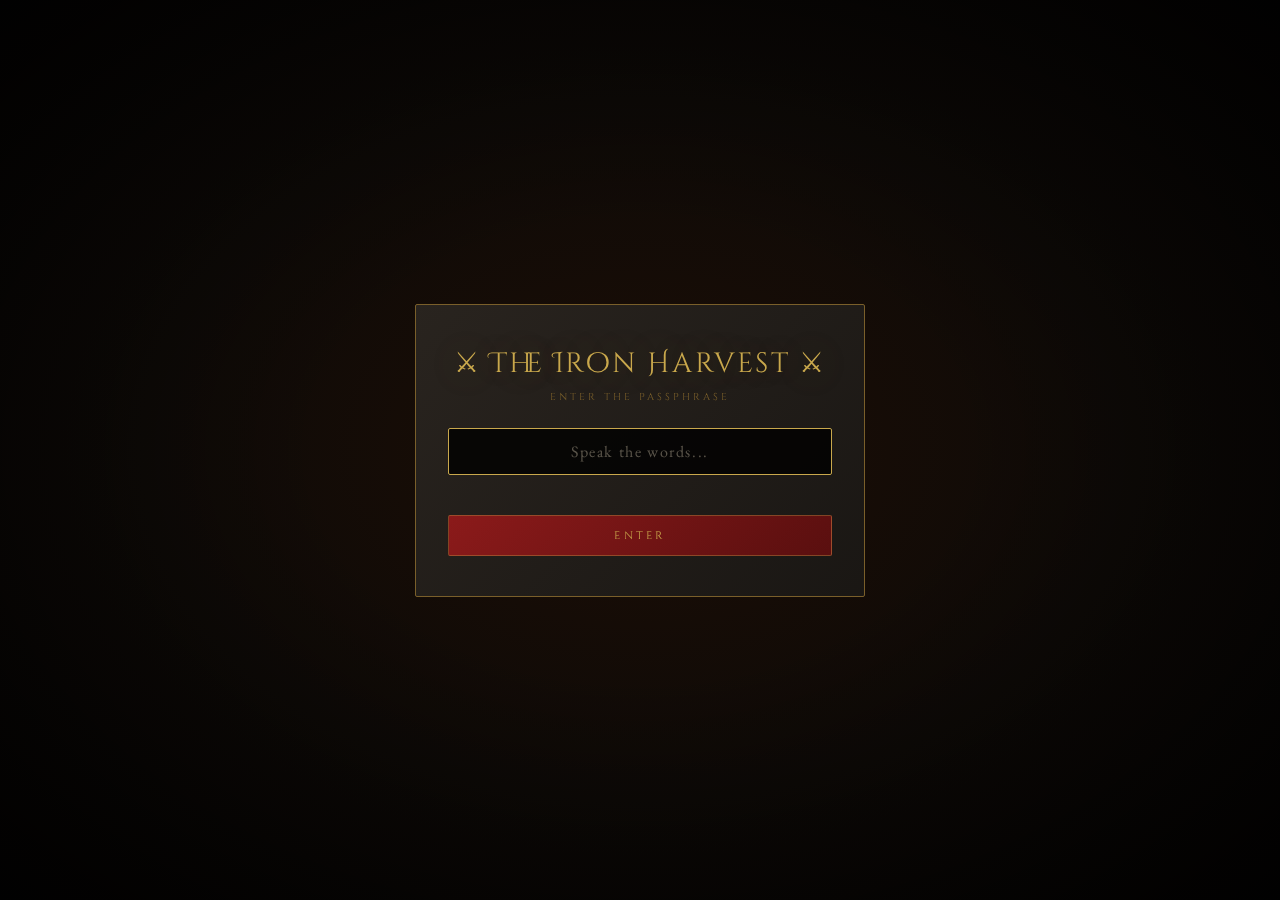
<file: index.html>
<!DOCTYPE html>
<html lang="en">
<head>
<meta charset="UTF-8">
<meta name="viewport" content="width=device-width, initial-scale=1.0">
<title>The Iron Harvest — An unfolding adventure</title>
<link href="https://fonts.googleapis.com/css2?family=Cinzel+Decorative:wght@400;700;900&family=Cinzel:wght@400;600&family=EB+Garamond:ital,wght@0,400;0,500;1,400&display=swap" rel="stylesheet">
<style>
  :root {
    --gold: #c9a84c;
    --gold-dim: #7a5f2a;
    --blood: #8b1a1a;
    --ash: #1a1714;
    --parchment: #e8dcc8;
    --ember: #d4622a;
    --text: #d4c9b0;
  }

  * { margin: 0; padding: 0; box-sizing: border-box; }

  body {
    background: var(--ash);
    color: var(--text);
    font-family: 'EB Garamond', serif;
    font-size: 17px;
    min-height: 100vh;
    overflow-x: hidden;
  }

  body::before {
    content: '';
    position: fixed; inset: 0;
    background-image: url("data:image/svg+xml,%3Csvg viewBox='0 0 256 256' xmlns='http://www.w3.org/2000/svg'%3E%3Cfilter id='noise'%3E%3CfeTurbulence type='fractalNoise' baseFrequency='0.9' numOctaves='4' stitchTiles='stitch'/%3E%3C/filter%3E%3Crect width='100%25' height='100%25' filter='url(%23noise)' opacity='0.04'/%3E%3C/svg%3E");
    pointer-events: none; z-index: 1000; opacity: 0.35;
  }

  body::after {
    content: '';
    position: fixed; inset: 0;
    background: radial-gradient(ellipse at center, transparent 50%, rgba(0,0,0,0.65) 100%);
    pointer-events: none; z-index: 999;
  }

  .container { max-width: 860px; margin: 0 auto; padding: 40px 24px 80px; position: relative; z-index: 1; }

  /* Header */
  header { text-align: center; padding: 48px 0 32px; }

  .flame-divider { display: flex; align-items: center; gap: 12px; justify-content: center; margin-bottom: 20px; }
  .flame-line { height: 1px; width: 80px; background: linear-gradient(90deg, transparent, var(--gold)); }
  .flame-line.r { background: linear-gradient(90deg, var(--gold), transparent); }
  .flame-icon { color: var(--ember); font-size: 20px; animation: flicker 2s ease-in-out infinite; }

  @keyframes b-pulse {
    from { opacity: 0.55; text-shadow: 0 0 20px rgba(201,168,76,0.2); }
    to   { opacity: 1;    text-shadow: 0 0 50px rgba(201,168,76,0.6); }
  }

  @keyframes flicker {
    0%,100% { opacity:1; transform:scaleY(1); }
    50%      { opacity:0.65; transform:scaleY(0.88); }
  }

  h1 {
    font-family: 'Cinzel Decorative', serif;
    font-size: clamp(22px, 5vw, 38px);
    color: var(--gold);
    letter-spacing: 0.08em;
    text-shadow: 0 0 40px rgba(201,168,76,0.3);
  }

  .subtitle {
    font-family: 'Cinzel', serif;
    font-size: 11px; letter-spacing: 0.3em;
    color: var(--gold-dim); margin-top: 10px; text-transform: uppercase;
  }

  /* Setup */
  #setup-panel {
    background: linear-gradient(135deg, rgba(42,37,32,0.92), rgba(26,23,20,0.96));
    border: 1px solid var(--gold-dim); border-radius: 2px; padding: 32px; margin: 28px 0; position: relative;
  }
  #setup-panel::before {
    content: ''; position: absolute; inset: 4px;
    border: 1px solid rgba(201,168,76,0.07); pointer-events: none;
  }
  .panel-title {
    font-family: 'Cinzel', serif; font-size: 10px; letter-spacing: 0.45em;
    color: var(--gold-dim); text-transform: uppercase;
    margin-bottom: 20px; padding-bottom: 10px;
    border-bottom: 1px solid rgba(201,168,76,0.12);
  }
  .top-row { display: grid; grid-template-columns: 1fr 1fr; gap: 16px; margin-bottom: 24px; }
  @media (max-width: 520px) { .top-row { grid-template-columns: 1fr; } }
  label {
    display: block; font-family: 'Cinzel', serif; font-size: 10px;
    letter-spacing: 0.25em; color: var(--gold-dim); text-transform: uppercase; margin-bottom: 7px;
  }
  select {
    width: 100%; background: rgba(0,0,0,0.45); border: 1px solid rgba(201,168,76,0.2);
    color: var(--parchment); font-family: 'EB Garamond', serif; font-size: 15px;
    padding: 9px 12px; border-radius: 2px; outline: none; transition: border-color 0.2s;
  }
  select:focus { border-color: var(--gold); background: rgba(0,0,0,0.65); }
  select option { background: #1a1714; }
  .warrior-name-section { border-top: 1px solid rgba(201,168,76,0.1); padding-top: 22px; }
  .warrior-grid { display: grid; grid-template-columns: repeat(auto-fill, minmax(185px, 1fr)); gap: 10px; }
  .warrior-card { background: rgba(0,0,0,0.3); border: 1px solid rgba(201,168,76,0.14); border-radius: 2px; overflow: hidden; }
  .warrior-card-header {
    display: flex; justify-content: space-between; align-items: center;
    padding: 5px 10px; background: rgba(201,168,76,0.05);
    border-bottom: 1px solid rgba(201,168,76,0.1);
  }
  .warrior-num-label { font-family: 'Cinzel', serif; font-size: 9px; letter-spacing: 0.2em; color: var(--gold-dim); text-transform: uppercase; }
  .class-badge {
    font-family: 'Cinzel', serif; font-size: 8px; letter-spacing: 0.15em; text-transform: uppercase;
    padding: 2px 7px; border-radius: 10px; color: var(--ember);
    background: rgba(212,98,42,0.1); border: 1px solid rgba(212,98,42,0.2); white-space: nowrap;
  }
  .warrior-card input {
    width: 100%; background: transparent; border: none; color: var(--parchment);
    font-family: 'EB Garamond', serif; font-size: 15px; padding: 8px 10px; outline: none;
  }
  .warrior-card input::placeholder { color: rgba(212,200,176,0.32); }
  .warrior-card input:focus { background: rgba(201,168,76,0.04); }
  .warrior-card .keep-tag {
    font-family: 'Cinzel', serif; font-size: 8px; letter-spacing: 0.15em;
    color: rgba(122,95,42,0.65); text-transform: uppercase; padding: 0 10px 7px;
  }
  .btn-enter {
    width: 100%; margin-top: 24px; padding: 15px;
    background: linear-gradient(135deg, var(--blood), #5a0f0f);
    border: 1px solid rgba(201,168,76,0.35); color: var(--gold);
    font-family: 'Cinzel', serif; font-size: 12px; letter-spacing: 0.35em;
    text-transform: uppercase; cursor: pointer; border-radius: 2px; transition: all 0.3s;
  }
  .btn-enter:hover {
    background: linear-gradient(135deg, #a01f1f, var(--blood));
    border-color: var(--gold); box-shadow: 0 0 30px rgba(139,26,26,0.4); letter-spacing: 0.44em;
  }

  /* Game */
  #game-area { display: none; position: relative; }

  .game-layout { display: flex; align-items: flex-start; position: relative; }

  .game-main { flex: 1; min-width: 0; }

  /* ── Shared side panel base ── */
  .side-panel {
    position: fixed; top: 24px; z-index: 2000;
    width: 220px; min-width: 220px;
    background: linear-gradient(135deg, rgba(42,37,32,0.95), rgba(26,23,20,0.98));
    border: 1px solid var(--gold-dim); border-radius: 2px;
    overflow: hidden; transition: width 0.3s ease, min-width 0.3s ease;
  }
  .side-panel.collapsed { width: 48px; min-width: 48px; }
  .side-panel.collapsed .gm-body,
  .side-panel.collapsed .gm-warrior-list,
  .side-panel.collapsed .gm-title { display: none; }

  /* Navigation panel — left */
  #nav-panel { left: 12px; }
  #nav-panel.collapsed .gm-toggle { transform: rotate(-90deg); }
  #nav-panel.collapsed .gm-header { border-bottom: none; }

  /* Game Master panel — right */
  #game-master-panel { right: 12px; }
  #game-master-panel.collapsed .gm-toggle { transform: rotate(90deg); }
  #game-master-panel.collapsed .gm-header { border-bottom: none; }

  .gm-header {
    font-family: 'Cinzel', serif; font-size: 10px; letter-spacing: 0.35em;
    color: var(--parchment); text-transform: uppercase;
    text-shadow: 0 0 8px rgba(201,168,76,0.5);
    padding: 12px 14px; cursor: pointer; user-select: none;
    background: rgba(0,0,0,0.2); border-bottom: 1px solid rgba(201,168,76,0.12);
    display: flex; align-items: center; gap: 8px;
  }
  .gm-header:hover { background: rgba(201,168,76,0.06); }
  .gm-toggle { font-size: 12px; color: var(--gold-dim); transition: transform 0.25s ease; }
  .gm-body { padding: 10px 12px 14px; }
  .gm-warrior-list { display: flex; flex-direction: column; gap: 6px; }
  .gm-warrior-row {
    display: flex; align-items: center; justify-content: space-between; gap: 8px;
    padding: 6px 8px; background: rgba(0,0,0,0.25); border-radius: 2px;
    border: 1px solid rgba(201,168,76,0.1);
  }
  .gm-warrior-name {
    font-family: 'Cinzel', serif; font-size: 10px; letter-spacing: 0.12em;
    color: var(--text); flex: 1; min-width: 0; overflow: hidden; text-overflow: ellipsis;
  }
  .gm-warrior-row.dead .gm-warrior-name { color: rgba(195,68,68,1); }
  .gm-revive-btn {
    width: 26px; height: 26px; flex-shrink: 0;
    display: flex; align-items: center; justify-content: center;
    background: rgba(201,168,76,0.15); border: 1px solid rgba(201,168,76,0.3);
    color: var(--gold); font-size: 12px; cursor: pointer; border-radius: 2px;
    transition: all 0.2s;
  }
  .gm-revive-btn:hover { background: rgba(201,168,76,0.3); border-color: var(--gold); }
  .gm-revive-btn.hidden { display: none; }

  .tracker {
    background: rgba(0,0,0,0.5); border: 1px solid rgba(201,168,76,0.12);
    padding: 14px 18px; margin-bottom: 24px; border-radius: 2px;
  }
  .tracker-stats { display: flex; gap: 24px; margin-bottom: 12px; flex-wrap: wrap; align-items: center; }
  .stat-chip { font-family: 'Cinzel', serif; font-size: 10px; letter-spacing: 0.25em; color: var(--gold-dim); text-transform: uppercase; }
  .stat-chip span { color: var(--gold); }
  .warrior-chips { display: flex; flex-wrap: wrap; gap: 6px; }
  .warrior-chip {
    font-family: 'Cinzel', serif; font-size: 9px; letter-spacing: 0.12em;
    padding: 3px 10px; border-radius: 20px; text-transform: uppercase; white-space: nowrap; transition: all 0.4s;
  }
  .chip-alive { background: rgba(201,168,76,0.08); color: var(--gold); border: 1px solid rgba(201,168,76,0.22); }
  .chip-dead  { background: rgba(139,26,26,0.07); color: rgba(195,68,68,1); border: 1px solid rgba(139,26,26,0.14); }

  /* Round block */
  .round-block { margin-bottom: 24px; transition: opacity 0.6s ease; border: 1px solid rgba(201,168,76,0.12); border-radius: 2px; overflow: hidden; }
  @keyframes fadeIn { from { opacity:0; transform:translateY(6px); } to { opacity:1; transform:translateY(0); } }

  .round-header {
    font-family: 'Cinzel', serif; font-size: 10px; letter-spacing: 0.5em;
    color: var(--ember); text-transform: uppercase;
    display: flex; align-items: center; gap: 10px;
    padding: 12px 14px; cursor: pointer; user-select: none;
    background: rgba(0,0,0,0.2); border-bottom: 1px solid rgba(201,168,76,0.08);
    transition: background 0.2s;
  }
  .round-header:hover { background: rgba(201,168,76,0.06); }
  .round-header::after { content: ''; flex: 1; height: 1px; background: linear-gradient(90deg, rgba(212,98,42,0.4), transparent); }
  .round-header .collapse-icon {
    font-size: 12px; color: var(--gold-dim); transition: transform 0.25s ease;
  }
  .round-block.collapsed .collapse-icon { transform: rotate(-90deg); }
  .round-block.collapsed .round-header { border-bottom: none; }

  .round-body {
    max-height: 4000px; overflow: hidden; transition: max-height 0.4s ease;
  }
  .round-block.collapsed .round-body { max-height: 0 !important; }
  .round-body-inner { padding: 12px 14px 14px; }

  .warrior-events { border: 1px solid rgba(201,168,76,0.1); border-radius: 2px; overflow: hidden; margin-bottom: 12px; }
  .event-row { display: grid; grid-template-columns: 148px 1fr; border-bottom: 1px solid rgba(201,168,76,0.06); }
  .event-row:last-child { border-bottom: none; }
  .event-who {
    padding: 10px 12px; border-right: 1px solid rgba(201,168,76,0.07);
    display: flex; flex-direction: column; gap: 3px; justify-content: center;
  }
  .event-who-name { font-family: 'Cinzel', serif; font-size: 10px; letter-spacing: 0.12em; text-transform: uppercase; color: var(--gold-dim); }
  .event-who-class { font-family: 'Cinzel', serif; font-size: 8px; letter-spacing: 0.15em; text-transform: uppercase; color: rgba(212,98,42,0.55); }
  .event-body { padding: 10px 14px; font-size: 15px; line-height: 1.55; color: var(--text); display: flex; align-items: flex-start; }
  .event-tag {
    display: inline-block; flex-shrink: 0; font-family: 'Cinzel', serif;
    font-size: 8px; letter-spacing: 0.18em; text-transform: uppercase;
    padding: 2px 7px; border-radius: 2px; margin-right: 8px; margin-top: 2px;
  }
  .tag-action      { background: rgba(201,168,76,0.1); color: #a88030; border: 1px solid rgba(201,168,76,0.18); }
  .tag-consequence { background: rgba(212,98,42,0.1); color: var(--ember); border: 1px solid rgba(212,98,42,0.2); }
  .tag-death       { background: rgba(139,26,26,0.18); color: #c04040; border: 1px solid rgba(139,26,26,0.28); }

  .round-summary {
    background: rgba(0,0,0,0.3); border: 1px solid rgba(201,168,76,0.1);
    border-left: 3px solid var(--gold-dim); padding: 13px 16px; border-radius: 0 2px 2px 0;
  }
  .summary-label { font-family: 'Cinzel', serif; font-size: 9px; letter-spacing: 0.4em; color: var(--gold-dim); text-transform: uppercase; margin-bottom: 6px; }
  .summary-text { font-style: italic; color: var(--parchment); line-height: 1.65; font-size: 16px; }
  .deaths-banner { font-family: 'Cinzel', serif; font-size: 10px; letter-spacing: 0.2em; color: #c04040; text-transform: uppercase; margin-top: 8px; padding-top: 8px; border-top: 1px solid rgba(139,26,26,0.2); }

  /* Status */
  #status-area { display: flex; align-items: center; gap: 14px; margin-bottom: 20px; min-height: 44px; }
  .status-msg { font-family: 'Cinzel', serif; font-size: 10px; letter-spacing: 0.3em; color: var(--gold-dim); text-transform: uppercase; display: flex; align-items: center; gap: 10px; }
  .btn-next {
    padding: 10px 28px; background: rgba(42,37,32,0.8);
    border: 1px solid rgba(201,168,76,0.25); color: var(--gold-dim);
    font-family: 'Cinzel', serif; font-size: 10px; letter-spacing: 0.3em;
    text-transform: uppercase; cursor: pointer; border-radius: 2px; transition: all 0.2s;
  }
  .btn-next:hover { border-color: var(--gold); color: var(--gold); background: rgba(201,168,76,0.07); }
  .btn-next:disabled { opacity: 0.3; cursor: not-allowed; }
  .btn-start-over {
    width: 100%; margin-top: 10px; padding: 8px;
    background: transparent;
    border: 1px solid rgba(139,26,26,0.35); color: rgba(195,68,68,0.6);
    font-family: 'Cinzel', serif; font-size: 9px; letter-spacing: 0.3em;
    text-transform: uppercase; cursor: pointer; border-radius: 2px; transition: all 0.2s;
  }
  .btn-start-over:hover { border-color: rgba(195,68,68,0.7); color: rgba(195,68,68,0.9); background: rgba(139,26,26,0.08); }
  .btn-logout {
    width: 100%; padding: 8px; background: transparent;
    border: 1px solid rgba(122,95,42,0.2); color: rgba(122,95,42,0.6);
    font-family: 'Cinzel', serif; font-size: 9px; letter-spacing: 0.3em;
    text-transform: uppercase; cursor: pointer; border-radius: 2px; transition: all 0.2s;
  }
  .btn-logout:hover { border-color: rgba(122,95,42,0.5); color: var(--gold-dim); background: rgba(122,95,42,0.06); }

  /* Outcome */
  .outcome-screen { text-align: center; padding: 56px 20px; animation: fadeIn 1s ease-out; }
  .outcome-title { font-family: 'Cinzel Decorative', serif; font-size: clamp(24px, 5vw, 40px); margin-bottom: 16px; }
  .victory { color: var(--gold); text-shadow: 0 0 40px rgba(201,168,76,0.5); }
  .champion-name { font-weight: bold; font-style: normal; color: var(--gold); font-size: 20px; margin-bottom: 16px; }
  .outcome-text { font-style: italic; color: var(--text); max-width: 520px; margin: 0 auto 32px; line-height: 1.85; font-size: 17px; }
  .btn-restart { background: transparent; border: 1px solid var(--gold-dim); color: var(--gold-dim); font-family: 'Cinzel', serif; font-size: 11px; letter-spacing: 0.3em; text-transform: uppercase; padding: 12px 32px; cursor: pointer; border-radius: 2px; transition: all 0.3s; }
  .btn-restart:hover { border-color: var(--gold); color: var(--gold); }

  .btn-download-wins {
    width: 100%; padding: 8px; background: transparent;
    border: 1px solid rgba(201,168,76,0.25); color: var(--gold-dim);
    font-family: 'Cinzel', serif; font-size: 9px; letter-spacing: 0.3em;
    text-transform: uppercase; cursor: pointer; border-radius: 2px; transition: all 0.2s;
  }
  .btn-download-wins:hover { border-color: var(--gold); color: var(--gold); background: rgba(201,168,76,0.06); }

  /* ═══════════════════════════════════════════════════════════════
     BATTLE OVERLAY
  ═══════════════════════════════════════════════════════════════ */
  #battle-overlay {
    position: fixed; inset: 0; z-index: 2000;
    display: none;
    flex-direction: column;
    align-items: center;
    justify-content: center;
    background: radial-gradient(ellipse at center, #1c0e06 0%, #0e0a07 55%, #050302 100%);
    opacity: 0;
  }

  /* Vignette on overlay */
  #battle-overlay::after {
    content: '';
    position: absolute; inset: 0; pointer-events: none;
    background: radial-gradient(ellipse at center, transparent 35%, rgba(0,0,0,0.75) 100%);
  }

  .battle-content {
    position: relative; z-index: 1;
    display: flex; flex-direction: column; align-items: center;
  }

  .battle-day-label {
    font-family: 'Cinzel', serif;
    font-size: 11px; letter-spacing: 0.55em; text-transform: uppercase;
    color: var(--gold-dim);
    margin-bottom: 14px;
    animation: b-pulse 1.2s ease-in-out infinite alternate;
  }

  .battle-title {
    font-family: 'Cinzel Decorative', serif;
    font-size: clamp(20px, 4vw, 32px);
    color: var(--gold);
    letter-spacing: 0.07em;
    text-shadow: 0 0 40px rgba(201,168,76,0.45);
    margin-bottom: 8px;
    animation: b-pulse 0.9s ease-in-out infinite alternate;
  }



  /* Sword arena */
  .battle-arena {
    display: flex;
    align-items: center;
    justify-content: center;
    gap: 24px;
    margin-top: 8px;
  }

  .sword-left, .sword-right {
    font-size: 72px; line-height: 1; user-select: none;
    filter: drop-shadow(0 0 10px rgba(201,168,76,0.5));
  }
  .sword-left  { transform: rotate(-45deg); }
  .sword-right { transform: rotate(45deg) scaleX(-1); }

  ::-webkit-scrollbar { width: 4px; }
  ::-webkit-scrollbar-track { background: var(--ash); }
  ::-webkit-scrollbar-thumb { background: var(--gold-dim); border-radius: 2px; }

  /* Password Modal */
  #password-modal {
    position: fixed; inset: 0; z-index: 10000;
    display: flex; align-items: center; justify-content: center;
    background: radial-gradient(ellipse at center, #1c0e06 0%, #0e0a07 55%, #050302 100%);
  }
  #password-modal::after {
    content: ''; position: absolute; inset: 0; pointer-events: none;
    background: radial-gradient(ellipse at center, transparent 35%, rgba(0,0,0,0.75) 100%);
  }
  .password-content {
    position: relative; z-index: 1;
    background: linear-gradient(135deg, rgba(42,37,32,0.95), rgba(26,23,20,0.98));
    border: 1px solid var(--gold-dim); border-radius: 2px;
    padding: 40px 32px; max-width: 450px; width: 90%;
    text-align: center;
  }
  .password-title {
    font-family: 'Cinzel Decorative', serif;
    font-size: clamp(20px, 4vw, 28px);
    color: var(--gold);
    letter-spacing: 0.08em;
    text-shadow: 0 0 40px rgba(201,168,76,0.3);
    margin-bottom: 8px;
  }
  .password-subtitle {
    font-family: 'Cinzel', serif;
    font-size: 10px; letter-spacing: 0.3em;
    color: var(--gold-dim); margin-bottom: 24px; text-transform: uppercase;
  }
  .password-input {
    width: 100%; background: rgba(0,0,0,0.6); border: 1px solid rgba(201,168,76,0.3);
    color: var(--parchment); font-family: 'EB Garamond', serif; font-size: 16px;
    padding: 12px 16px; border-radius: 2px; outline: none; transition: border-color 0.2s;
    margin-bottom: 20px; text-align: center; letter-spacing: 0.1em;
  }
  .password-input:focus { border-color: var(--gold); background: rgba(0,0,0,0.8); }
  .password-input::placeholder { color: rgba(212,200,176,0.4); }
  .password-error {
    color: rgba(139,26,26,0.8); font-size: 12px; margin-top: -16px; margin-bottom: 16px;
    font-family: 'Cinzel', serif; letter-spacing: 0.15em; text-transform: uppercase;
    min-height: 20px;
  }
  .password-submit {
    width: 100%; padding: 12px;
    background: linear-gradient(135deg, var(--blood), #5a0f0f);
    border: 1px solid rgba(201,168,76,0.35); color: var(--gold);
    font-family: 'Cinzel', serif; font-size: 11px; letter-spacing: 0.3em;
    text-transform: uppercase; cursor: pointer; border-radius: 2px; transition: all 0.3s;
  }
  .password-submit:hover {
    background: linear-gradient(135deg, #a01f1f, var(--blood));
    border-color: var(--gold); box-shadow: 0 0 30px rgba(139,26,26,0.4);
  }
  body.locked { overflow: hidden; }
  body.locked > .container { display: none; }


  /* GM panel actions group */
  .gm-panel-actions { display: flex; flex-direction: column; gap: 6px; margin-top: 10px; }
  .btn-gm-ledger {
    width: 100%; padding: 8px; background: transparent;
    border: 1px solid rgba(201,168,76,0.25); color: var(--gold-dim);
    font-family: 'Cinzel', serif; font-size: 9px; letter-spacing: 0.3em;
    text-transform: uppercase; cursor: pointer; border-radius: 2px; transition: all 0.2s;
  }
  .btn-gm-ledger:hover { border-color: var(--gold); color: var(--gold); background: rgba(201,168,76,0.06); }
</style>
</head>
<body class="locked">

<!-- ═══ PASSWORD MODAL ═══ -->
<div id="password-modal">
  <div class="password-content">
    <div class="password-title">⚔ The Iron Harvest ⚔</div>
    <div class="password-subtitle">Enter the Passphrase</div>
    <input type="password" id="password-input" class="password-input" placeholder="Speak the words..." autofocus>
    <div class="password-error" id="password-error"></div>
    <button class="password-submit" onclick="checkPassword()">Enter</button>
  </div>
</div>

<!-- ═══ BATTLE OVERLAY ═══ -->
<div id="battle-overlay">
  <div class="battle-content">
    <div class="battle-day-label" id="battle-day-label">Day 1</div>
    <div class="battle-title">The Battle Commences</div>
    <div class="battle-arena">
      <div class="sword-left">🗡️</div>
      <div class="sword-right">🗡️</div>
    </div>
  </div>
</div>

<div class="container">

  <header>
    <img src="images/logo.png" width="400px">
    <div class="flame-divider">
      <div class="flame-line"></div>
      <div class="flame-icon">⚔</div>
      <div class="flame-line r"></div>
    </div>
    <div class="subtitle" id="subtitle-motto"></div>
  </header>

  <div id="setup-panel">
    <div class="panel-title">⚔ Summon the Warriors</div>
    <div class="top-row">
      <div>
        <label>Number of Warriors</label>
        <select id="warrior-count" onchange="renderWarriorCards()">
          <option value="4">4 Warriors</option>
          <option value="6">6 Warriors</option>
          <option value="8" selected>8 Warriors</option>
          <option value="12">12 Warriors</option>
          <option value="16">16 Warriors</option>
          <option value="24">24 Warriors</option>
        </select>
      </div>
      <div>
        <label>The Iron Harvest Ground</label>
        <select id="arena-type">
          <option value="a cursed cathedral ruin choked with fog and fallen masonry">Cursed Cathedral Ruins</option>
          <option value="a labyrinthine dungeon beneath a collapsed fortress">Fortress Dungeon</option>
          <option value="a frozen moor haunted by spectral knights and black ice">Frozen Haunted Moor</option>
          <option value="a plague-ravaged village with rotting barricades and poisoned wells">Plague Village</option>
          <option value="a drowned castle whose flooded halls conceal sea serpents">Drowned Castle</option>
          <option value="a volcanic crater worshipped as a god's forge, raining embers">The God's Forge</option>
          <option value="an ancient colosseum overgrown with bloodthorn vines and crumbling arches">Bloodthorn Colosseum</option>
        </select>
      </div>
    </div>
    <div class="warrior-name-section">
      <div class="panel-title">✦ Name the Warriors — leave blank for defaults</div>
      <div class="warrior-grid" id="warrior-grid"></div>
    </div>
    <button class="btn-enter" id="btn-enter" onclick="startGame()" disabled>Loading chronicles…</button>
  </div>

  <!-- Navigation Panel (left) -->
  <div id="nav-panel" class="side-panel collapsed">
    <div class="gm-header" onclick="toggleNavPanel()" onkeydown="if(event.key==='Enter'||event.key===' '){event.preventDefault();toggleNavPanel();}" role="button" tabindex="0">
      <span class="gm-toggle">▼</span>
      <span class="gm-title">Navigation</span>
    </div>
    <div class="gm-body">
      <div class="gm-panel-actions">
        <button class="btn-gm-ledger" onclick="window.location.href='guide.html'">📖 Guide</button>
        <button class="btn-gm-ledger" onclick="window.location.href='sudden-death.html'">☠ Sudden Death</button>
        <button class="btn-gm-ledger" onclick="window.location.href='ledger.html'">📜 View Ledger</button>
        <button class="btn-logout" onclick="logout()">⇥ Logout</button>
      </div>
    </div>
  </div>

  <!-- Game Master Panel (right) -->
  <div id="game-master-panel" class="side-panel collapsed" style="display:none;">
    <div class="gm-header" onclick="toggleGameMasterPanel()" onkeydown="if(event.key==='Enter'||event.key===' '){event.preventDefault();toggleGameMasterPanel();}" role="button" tabindex="0">
      <span class="gm-toggle">▼</span>
      <span class="gm-title">Game Master</span>
    </div>
    <div class="gm-body">
      <div class="gm-warrior-list" id="gm-warrior-list"></div>
      <div class="gm-panel-actions">
        <button class="btn-start-over" id="btn-start-over" onclick="clearGameState(); location.reload()" style="display:none;">↺ Start Over</button>
      </div>
    </div>
  </div>

  <div id="game-area">
    <div class="game-layout">
      <div class="game-main">
        <div class="tracker" id="tracker"></div>
        <div id="story-log"></div>
        <div id="status-area"></div>
      </div>
    </div>
  </div>

</div>

<script>
// ═══════════════════════════════════════════════════════════════════════════
// PASSWORD PROTECTION
// ═══════════════════════════════════════════════════════════════════════════
function unlock() {
  document.getElementById('password-modal').style.display = 'none';
  document.body.classList.remove('locked');
  sessionStorage.setItem('ih-auth', '1');
}

function checkPassword() {
  const input = document.getElementById('password-input');
  const error = document.getElementById('password-error');
  const entered = input.value.trim().toLowerCase();
  const _0x = atob('aHlwZWhvdXNl'); // obfuscated

  if (entered === _0x.toLowerCase()) {
    input.value = '';
    error.textContent = '';
    unlock();
  } else {
    error.textContent = 'Incorrect passphrase. Try again.';
    input.value = '';
    input.focus();
  }
}

function logout() {
  sessionStorage.removeItem('ih-auth');
  location.reload();
}

// Auto-unlock if already authenticated this session
document.addEventListener('DOMContentLoaded', function() {
  setRandomSubtitle();

  if (sessionStorage.getItem('ih-auth') === '1') {
    unlock();
  }

  const passwordInput = document.getElementById('password-input');
  if (passwordInput) {
    passwordInput.addEventListener('keydown', function(e) {
      if (e.key === 'Enter') checkPassword();
    });
  }

  window._domReady = true;
  // Restore game if events.js is also ready
  if (window._eventsReady) restoreGame();
});

// ═══════════════════════════════════════════════════════════════════════════
// SUBTITLE MOTTOS — randomize on page load
// ═══════════════════════════════════════════════════════════════════════════
const SUBTITLE_MOTTOS = [
  'Where Only One Survives',
  'Enter the Arena of Shadows',
  'The Last Warrior Stands',
  'A Battle for the Ages'
];

function setRandomSubtitle() {
  const subtitleEl = document.getElementById('subtitle-motto');
  if (subtitleEl) {
    subtitleEl.textContent = SUBTITLE_MOTTOS[Math.floor(Math.random() * SUBTITLE_MOTTOS.length)];
  }
}


// ═══════════════════════════════════════════════════════════════════════════
// GAME STATE PERSISTENCE
// ═══════════════════════════════════════════════════════════════════════════
const STATE_STORAGE_KEY = 'iron-harvest-state';

function saveGameState() {
  try {
    const serialisable = {
      ...state,
      usedA: [...state.usedA],
      usedC: [...state.usedC],
      usedD: [...state.usedD],
    };
    sessionStorage.setItem(STATE_STORAGE_KEY, JSON.stringify(serialisable));
  } catch(e) { /* silent */ }
}

function clearGameState() {
  sessionStorage.removeItem(STATE_STORAGE_KEY);
}

function loadGameState() {
  try {
    const raw = sessionStorage.getItem(STATE_STORAGE_KEY);
    if (!raw) return null;
    const parsed = JSON.parse(raw);
    parsed.usedA = new Set(parsed.usedA || []);
    parsed.usedC = new Set(parsed.usedC || []);
    parsed.usedD = new Set(parsed.usedD || []);
    return parsed;
  } catch(e) { return null; }
}

// ═══════════════════════════════════════════════════════════════════════════
// EVENT LOADING — callback when events.js has loaded
// ═══════════════════════════════════════════════════════════════════════════
window.onEventsReady = function(pools) {
  window.EVENT_POOLS = pools;
  const btn = document.getElementById('btn-enter');
  if (btn) {
    btn.disabled = false;
    btn.textContent = 'Sound the Horn';
  }
  window._eventsReady = true;
  // Restore game if DOM is also ready
  if (window._domReady) restoreGame();
};

function restoreGame() {
  const saved = loadGameState();
  if (!saved || !saved.tributes || saved.round < 1) return;

  // Restore state
  state = saved;

  // Hide setup, show game
  document.getElementById('setup-panel').style.display = 'none';
  document.getElementById('game-area').style.display   = 'block';
  updateTracker();

  // Rebuild chronicle from history
  const log = document.getElementById('story-log');
  log.innerHTML = '';

  saved.history.forEach((entry, idx) => {
    const dayNum = idx + 1;
    const block = document.createElement('div');
    block.className = 'round-block collapsed';
    block.dataset.round = String(dayNum);
    block.innerHTML = `
      <div class="round-header" onclick="toggleRoundBlock(this)" onkeydown="if(event.key==='Enter'||event.key===' '){event.preventDefault();toggleRoundBlock(this);}" role="button" tabindex="0" aria-expanded="false">
        <span class="collapse-icon">▼</span>
        Day ${dayNum}
      </div>
      <div class="round-body">
        <div class="round-body-inner">
          <div class="round-summary">
            <div class="summary-label">Day Summary</div>
            <div class="summary-text">${entry.replace(/^Day \d+: /, '')}</div>
          </div>
        </div>
      </div>`;
    log.appendChild(block);
  });

  // Check if game was already over (1 or 0 survivors and history present)
  const survivors = state.tributes.filter(t => t.alive);
  const survivalDayThreshold = Math.ceil((state.tributes.length / 4) * 10);
  const survivedToThreshold  = state.round >= survivalDayThreshold && survivors.length >= 2;
  const gameOver = survivors.length <= 1 || survivedToThreshold;

  if (gameOver) {
    // Game was finished — show outcome again
    const outcome = survivedToThreshold ? survivors : (survivors[0] || null);
    showOutcome(outcome, survivedToThreshold, survivalDayThreshold);
  } else {
    // Game is mid-run — show next day button
    setStatus('next', `${survivors.length} warrior${survivors.length !== 1 ? 's' : ''} remain — chronicle restored to Day ${state.round}`);
  }
}
</script>
<script src="events.js"></script>
<script>
function showBattleOverlay(dayNum) {
  const overlay = document.getElementById('battle-overlay');
  document.getElementById('battle-day-label').textContent = `Day ${dayNum}`;
  overlay.style.display    = 'flex';
  overlay.style.transition = 'none';
  overlay.style.opacity    = '0';
  void overlay.offsetWidth;
  overlay.style.transition = 'opacity 0.4s ease';
  overlay.style.opacity    = '1';
}

function hideBattleOverlay() {
  return new Promise(resolve => {
    const overlay = document.getElementById('battle-overlay');
    overlay.style.transition = 'opacity 0.65s ease';
    overlay.style.opacity    = '0';
    setTimeout(() => { overlay.style.display = 'none'; resolve(); }, 700);
  });
}

// ═══════════════════════════════════════════════════════════════════════════
// SETUP DATA
// ═══════════════════════════════════════════════════════════════════════════
const DEFAULT_NAMES = [
  'Aldric','Morrigan','Brennan','Isolde','Godfrey','Seraphine','Caius','Rowena',
  'Theron','Elspeth','Draven','Celestine','Osric','Vespera','Lucian','Gwyneth',
  'Alaric','Thessaly','Corvus','Briar','Edwyn','Nightshade','Roland','Vesper'
];
const CLASSES = [
  'Knight','Dark Mage','Plague Doctor','Siege Master','Inquisitor','Sellsword',
  'Shadow Monk','Warlock','Flagellant','Ironclad','Witch Hunter','Death Herald'
];
const KEEPS = [
  'Ashenveil','Dreadmoor','Grimholt','Ironspire','Ravenwatch','Soulbarrow',
  'Thorngate','Wraithfen','Blackmere','Dunspire','Fanghold','Mordenvast'
];

// ═══════════════════════════════════════════════════════════════════════════
// STATE & UTILITIES
// ═══════════════════════════════════════════════════════════════════════════
let sessionCards = [];
let state = {};

function rand(arr)   { return arr[Math.floor(Math.random() * arr.length)]; }
function shuffle(arr){ const a=[...arr]; for(let i=a.length-1;i>0;i--){const j=Math.floor(Math.random()*(i+1));[a[i],a[j]]=[a[j],a[i]];} return a; }
function fill(t, n)  { return t.replace(/\{name\}/g, n); }
function pickUnique(pool, used) {
  if (used.size >= pool.length) used.clear(); // reset when pool exhausted
  let idx;
  do { idx = Math.floor(Math.random() * pool.length); }
  while (used.has(idx));
  used.add(idx);
  return pool[idx];
}

// ═══════════════════════════════════════════════════════════════════════════
// SETUP RENDER
// ═══════════════════════════════════════════════════════════════════════════
function renderWarriorCards() {
  const count = parseInt(document.getElementById('warrior-count').value);
  const grid  = document.getElementById('warrior-grid');
  const names = shuffle(DEFAULT_NAMES);
  sessionCards = Array.from({ length: count }, (_, i) => ({
    cls: rand(CLASSES), keep: rand(KEEPS), defaultName: names[i] || `Warrior ${i+1}`
  }));
  grid.innerHTML = sessionCards.map((c, i) => `
    <div class="warrior-card">
      <div class="warrior-card-header">
        <span class="warrior-num-label">${i+1}</span>
        <span class="class-badge">${c.cls}</span>
      </div>
      <input type="text" id="t-${i}" placeholder="${c.defaultName}" maxlength="22">
      <div class="keep-tag">Keep: ${c.keep}</div>
    </div>`).join('');
}
renderWarriorCards();
updateGameMasterPanel();

// ═══════════════════════════════════════════════════════════════════════════
// START
// ═══════════════════════════════════════════════════════════════════════════
function startGame() {
  if (!window.EVENT_POOLS) {
    alert('Event chronicles failed to load. Please refresh the page.');
    return;
  }
  const count = parseInt(document.getElementById('warrior-count').value);
  const arena = document.getElementById('arena-type').value;
  const tributes = sessionCards.map((c, i) => {
    const el   = document.getElementById(`t-${i}`);
    const name = (el && el.value.trim()) || c.defaultName;
    return { id: i, name, cls: c.cls, keep: c.keep, alive: true };
  });
  state = { tributes, arena, round: 0, history: [], usedA: new Set(), usedC: new Set(), usedD: new Set() };
  document.getElementById('setup-panel').style.display = 'none';
  document.getElementById('game-area').style.display   = 'block';
  updateTracker();
  showBattleOverlay(1);
  runRound();
}

// ═══════════════════════════════════════════════════════════════════════════
// TRACKER
// ═══════════════════════════════════════════════════════════════════════════
function updateTracker() {
  const alive = state.tributes.filter(t => t.alive).length;
  document.getElementById('tracker').innerHTML = `
    <div class="tracker-stats">
      <div class="stat-chip">Day <span>${state.round}</span></div>
      <div class="stat-chip">Survivors <span>${alive} / ${state.tributes.length}</span></div>
    </div>
    <div class="warrior-chips">
      ${state.tributes.map(t => `
        <div class="warrior-chip ${t.alive ? 'chip-alive' : 'chip-dead'}" title="${t.cls} · ${t.keep}">
          ${t.name}
        </div>`).join('')}
    </div>`;
  updateGameMasterPanel();
}

function toggleNavPanel() {
  const panel = document.getElementById('nav-panel');
  if (panel) panel.classList.toggle('collapsed');
}

function toggleGameMasterPanel() {
  const panel = document.getElementById('game-master-panel');
  if (panel) panel.classList.toggle('collapsed');
}

function updateGameMasterPanel() {
  const panel    = document.getElementById('game-master-panel');
  const navPanel = document.getElementById('nav-panel');
  const list     = document.getElementById('gm-warrior-list');
  const startOverBtn = document.getElementById('btn-start-over');
  if (!panel || !list) return;

  if (state.tributes && state.round >= 1) {
    // In-game: show GM panel, hide nav panel
    panel.style.display    = '';
    if (navPanel) navPanel.style.display = 'none';
    list.innerHTML = state.tributes.map(t => `
      <div class="gm-warrior-row ${t.alive ? '' : 'dead'}">
        <span class="gm-warrior-name">${t.name}</span>
        <button class="gm-revive-btn ${t.alive ? 'hidden' : ''}" onclick="reviveWarrior(${t.id}); event.stopPropagation();" title="Revive">✧</button>
      </div>`).join('');
    if (startOverBtn) startOverBtn.style.display = '';
  } else {
    // Setup: hide GM panel, show nav panel
    panel.style.display    = 'none';
    if (navPanel) navPanel.style.display = '';
    list.innerHTML = '';
    if (startOverBtn) startOverBtn.style.display = 'none';
  }
}

function reviveWarrior(id) {
  const t = state.tributes.find(x => x.id === id);
  if (t && !t.alive) {
    t.alive = true;
    delete t._death;
    updateTracker();
  }
}

// ═══════════════════════════════════════════════════════════════════════════
// STATUS
// ═══════════════════════════════════════════════════════════════════════════
function setStatus(mode, label) {
  const area = document.getElementById('status-area');
  if (mode === 'next') {
    area.innerHTML = `
      <button class="btn-next" id="next-btn" onclick="advanceRound()">▶ Next Day</button>
      <div class="status-msg">${label || ''}</div>`;
  } else {
    area.innerHTML = '';
  }
}

function advanceRound() {
  document.getElementById('next-btn').disabled = true;
  setStatus('');
  showBattleOverlay(state.round + 1);
  runRound();
}

function toggleRoundBlock(headerEl) {
  const block = headerEl.closest('.round-block');
  if (!block) return;
  block.classList.toggle('collapsed');
  headerEl.setAttribute('aria-expanded', block.classList.contains('collapsed') ? 'false' : 'true');
}

// ═══════════════════════════════════════════════════════════════════════════
// LOCAL SUMMARY FALLBACK
// Generates an atmospheric two-sentence chronicle entry from raw event data.
// Used whenever the Anthropic API is unreachable (e.g. CORS outside claude.ai).
// ═══════════════════════════════════════════════════════════════════════════
function buildFallbackSummary(day, events, dead, survivors, arena) {
  const OPENERS = [
    `The ${ordinal(day)} day of the Harvest drew a bloody veil across the arena.`,
    `As dusk settled over the arena, the chronicle scribe recorded another grim reckoning.`,
    `The Gauntlet exacted its toll on the ${ordinal(day)} day, as it always does.`,
    `Another day bled into darkness within the cursed grounds.`,
    `The ${ordinal(day)} day of blood and shadow drew to its inevitable close.`,
    `Torchlight guttered and the death knells rang as the ${ordinal(day)} day expired.`,
    `The lord's herald scratched fresh tallies into the chronicle as day ${day} concluded.`,
    `No mercy was offered, and none was sought, as the ${ordinal(day)} day drew its curtain.`,
  ];

  const DEATH_LINES = {
    0: [
      `Not one warrior fell today — a rare mercy, or perhaps merely a postponement.`,
      `The Gauntlet claimed no lives this day, though it came close enough to be felt.`,
      `The field held steady; no death knells tolled, though several warriors would not soon forget their close calls.`,
      `By some dark providence, all warriors lived to see the next dawn.`,
    ],
    1: [
      `One warrior was taken from the field, their name added to the growing ledger of the fallen.`,
      `A single death knell rang out across the grounds — one fewer soul to contest the crown.`,
      `One more name was struck from the rolls of the living before nightfall.`,
      `The Gauntlet claimed one, as it always claims at least one.`,
    ],
  };

  const MANY_DEAD = [
    `${dead.length} warriors were struck from the living rolls before the day was out — the field grows ever thinner.`,
    `${dead.length} death knells rang in succession, each one tightening the noose around the survivors.`,
    `The day's toll was heavy: ${dead.length} fell, and the chronicle grows darker with each entry.`,
    `${dead.length} more names were added to the ledger of the slain. The Harvest does not negotiate.`,
  ];

  const SURVIVOR_LINES = {
    many: [
      `${survivors.length} warriors yet draw breath and sharpen their resolve for what comes next.`,
      `${survivors.length} souls remain — each one wary, each one watching the shadows for what the next day brings.`,
      `With ${survivors.length} still standing, the contest grows fiercer by the hour.`,
    ],
    few: [
      `Only ${survivors.length} remain now. The end of the Harvest draws near.`,
      `${survivors.length} warriors stand between the crown and the grave. The tension is absolute.`,
      `The field has narrowed to ${survivors.length}. Every breath feels borrowed.`,
    ],
    one: [
      `One warrior stands alone. The Iron Harvest has found its champion.`,
      `A single soul remains where many began. The chronicle is nearly complete.`,
    ],
  };

  function ordinal(n) {
    const s = ['th','st','nd','rd'], v = n % 100;
    return n + (s[(v-20)%10] || s[v] || s[0]);
  }

  function pick(arr) { return arr[Math.floor(Math.random() * arr.length)]; }

  const opener = pick(OPENERS);

  let deathLine;
  if (dead.length === 0)      deathLine = pick(DEATH_LINES[0]);
  else if (dead.length === 1) deathLine = pick(DEATH_LINES[1]);
  else                        deathLine = pick(MANY_DEAD);

  let survivorLine;
  if (survivors.length === 0)      survivorLine = 'None walk away. The Harvest has consumed them all.';
  else if (survivors.length === 1) survivorLine = pick(SURVIVOR_LINES.one);
  else if (survivors.length <= 3)  survivorLine = pick(SURVIVOR_LINES.few);
  else                             survivorLine = pick(SURVIVOR_LINES.many);

  // Sentence 1: opener + death context. Sentence 2: survivor context.
  return `${opener} ${deathLine} ${survivorLine}`;
}

// ═══════════════════════════════════════════════════════════════════════════
// CORE ROUND
// ═══════════════════════════════════════════════════════════════════════════
async function runRound() {
  state.round++;
  const MIN_ANIM_MS = 3000;
  const animStart   = Date.now();

  const alive   = state.tributes.filter(t => t.alive);
  const isFirst = state.round === 1;

  // ── 1. Deaths (only after day 2) ───────────────────────────────────────────
  const diedThisRound = [];
  const deathsAllowed = state.round > 2;

  if (deathsAllowed) {
    const killRate = alive.length <= 3 ? 0.25 : 0.12;
    const assignDeath = t => { t.alive = false; t._death = fill(pickUnique(window.EVENT_POOLS.deaths, state.usedD), t.name); diedThisRound.push(t); };
    if (isFirst) {
      const n = Math.max(1, Math.floor(Math.random() * (Math.min(3, alive.length-1) + 1)));
      shuffle(alive).slice(0, n).forEach(assignDeath);
    } else {
      let aliveCount = alive.length;
      for (const t of shuffle(alive)) {
        if (aliveCount <= 1) break;
        if (Math.random() < killRate) { assignDeath(t); aliveCount--; }
      }
    }
  }

  // ── 2. Events ─────────────────────────────────────────────────────────────
  const deadIds = new Set(diedThisRound.map(d => d.id));
  const events = alive.map(t => {
    if (deadIds.has(t.id))      return { warrior:t, type:'death',       text: t._death };
    if (Math.random() < 0.6)   return { warrior:t, type:'action',       text: fill(pickUnique(window.EVENT_POOLS.actions,      state.usedA), t.name) };
    return                             { warrior:t, type:'consequence', text: fill(pickUnique(window.EVENT_POOLS.consequences, state.usedC), t.name) };
  });

  // ── 3. Build block (hidden until overlay fades) ───────────────────────────
  const deathNames   = diedThisRound.map(t => t.name);
  const deathsBanner = deathNames.length ? `<div class="deaths-banner">☠ Fallen: ${deathNames.join(', ')}</div>` : '';
  const eventsHTML   = events.map(ev => {
    const lbl = ev.type === 'death' ? '☠ Slain' : ev.type === 'consequence' ? 'Consequence' : 'Action';
    return `<div class="event-row">
      <div class="event-who">
        <div class="event-who-name">${ev.warrior.name}</div>
        <div class="event-who-class">${ev.warrior.cls}</div>
        <span class="event-tag tag-${ev.type}">${lbl}</span>
      </div>
      <div class="event-body">${ev.text}</div>
    </div>`;
  }).join('');

  // Collapse all previous round blocks before adding the new one
  document.querySelectorAll('#story-log .round-block').forEach(b => b.classList.add('collapsed'));

  const block         = document.createElement('div');
  block.className     = 'round-block';
  block.style.opacity = '0';
  block.dataset.round = String(state.round);
  block.innerHTML     = `
    <div class="round-header" onclick="toggleRoundBlock(this)" onkeydown="if(event.key==='Enter'||event.key===' '){event.preventDefault();toggleRoundBlock(this);}" role="button" tabindex="0" aria-expanded="true">
      <span class="collapse-icon">▼</span>
      Day ${state.round}
    </div>
    <div class="round-body">
      <div class="round-body-inner">
        <div class="warrior-events">${eventsHTML}</div>
        <div class="round-summary">
          <div class="summary-label">Day Summary</div>
          <div class="summary-text" id="summary-${state.round}"><span style="opacity:0.4;font-style:italic;">The scribe composes the record…</span></div>
          ${deathsBanner}
        </div>
      </div>
    </div>`;
  document.getElementById('story-log').appendChild(block);
  updateTracker();
  saveGameState();

  const survivors = state.tributes.filter(t => t.alive);
  const survivalDayThreshold = Math.ceil((state.tributes.length / 4) * 10);
  const survivedToThreshold = state.round >= survivalDayThreshold && survivors.length >= 2;
  const gameOver            = survivors.length <= 1 || survivedToThreshold;

  // ── 4. Fetch summary (runs during animation) ──────────────────────────────
  const summaryText = buildFallbackSummary(state.round, events, diedThisRound, survivors, state.arena);

  state.history.push(`Day ${state.round}: ${summaryText}`);

  // ── 5. Wait for min animation, then reveal ────────────────────────────────
  const elapsed = Date.now() - animStart;
  if (elapsed < MIN_ANIM_MS) await new Promise(r => setTimeout(r, MIN_ANIM_MS - elapsed));

  // Fill in summary text
  const el = document.getElementById(`summary-${state.round}`);
  if (el) el.innerHTML = summaryText;

  // Dismiss overlay, then fade block in
  await hideBattleOverlay();

  block.scrollIntoView({ behavior: 'smooth', block: 'start' });
  void block.offsetWidth;
  block.style.transition = 'opacity 0.55s ease';
  block.style.opacity    = '1';

  // ── 6. Continue or end ────────────────────────────────────────────────────
  if (gameOver) {
    const outcome = survivedToThreshold ? survivors : (survivors[0] || null);
    await showOutcome(outcome, survivedToThreshold, survivalDayThreshold);
  } else {
    setStatus('next', `${survivors.length} warrior${survivors.length !== 1 ? 's' : ''} remain`);
  }
}

// ═══════════════════════════════════════════════════════════════════════════
// WIN TRACKING
// ═══════════════════════════════════════════════════════════════════════════
const WIN_STORAGE_KEY = 'iron-harvest-wins';

function loadWinRecord() {
  try {
    const raw = localStorage.getItem(WIN_STORAGE_KEY);
    return raw ? JSON.parse(raw) : {};
  } catch (e) {
    return {};
  }
}

function saveWinRecord(record) {
  try {
    localStorage.setItem(WIN_STORAGE_KEY, JSON.stringify(record));
  } catch (e) { /* silent fail */ }
}

function recordWins(victors, defaultNames) {
  const customVictors = victors.filter(v => !defaultNames.includes(v.name));

  // Record deaths for all custom-named fallen warriors
  const fallen = state.tributes.filter(t => !t.alive && !defaultNames.includes(t.name));
  const record = loadWinRecord();

  fallen.forEach(v => {
    if (!record[v.name]) record[v.name] = { wins: 0, deaths: 0 };
    if (!record[v.name].deaths) record[v.name].deaths = 0;
    record[v.name].deaths++;
    record[v.name].lastDeath = v._death || null;
    record[v.name].class = v.cls;
    record[v.name].keep  = v.keep;
  });

  if (customVictors.length === 0) {
    if (fallen.length > 0) saveWinRecord(record);
    return fallen.length > 0 ? record : null;
  }

  customVictors.forEach(v => {
    if (!record[v.name]) record[v.name] = { wins: 0, deaths: 0 };
    record[v.name].wins++;
    record[v.name].class = v.cls;
    record[v.name].keep  = v.keep;
  });

  saveWinRecord(record);
  return record;
}

function downloadWinsJSON(record) {
  const sorted = Object.fromEntries(
    Object.entries(record).sort((a, b) => b[1].wins - a[1].wins)
  );
  const blob = new Blob([JSON.stringify(sorted, null, 2)], { type: 'application/json' });
  const url  = URL.createObjectURL(blob);
  const a    = document.createElement('a');
  a.href     = url;
  a.download = 'iron-harvest-wins.json';
  a.click();
  URL.revokeObjectURL(url);
}

// ═══════════════════════════════════════════════════════════════════════════
// OUTCOME
// ═══════════════════════════════════════════════════════════════════════════
async function showOutcome(victor, isSurvivalVictory, survivalDayThreshold) {
  clearGameState();
  setStatus('');
  const screen = document.createElement('div');
  screen.className = 'outcome-screen';
  if (victor) {
    const victors   = Array.isArray(victor) ? victor : [victor];
    const namesEl   = victors.map(v => `${v.name}, ${v.cls} of ${v.keep}`).join('<br>');
    const summaryText = isSurvivalVictory
      ? `Survived the Iron Harvest to Day ${survivalDayThreshold} and earned the lord's pardon. The warriors have prevailed.`
      : `Stands alone as the Champion of the ${state.tributes.length}-warrior Iron Harvest after ${state.round} brutal days. The lord's hall erupts in acclaim.`;

    // Record wins for custom-named warriors only
    const record = recordWins(victors, DEFAULT_NAMES);

    // Build view ledger link if any custom winners recorded
    const customVictors = victors.filter(v => !DEFAULT_NAMES.includes(v.name));
    const ledgerBtn = record && customVictors.length > 0
      ? `<button class="btn-download-wins" style="max-width:280px;margin:0 auto 20px;display:block;" onclick="window.location.href='ledger.html'">📜 View Chronicle of Victories</button>`
      : '';

    screen.innerHTML = `
      <div class="outcome-title victory">⚜ Champion${victors.length > 1 ? 's' : ''} ⚜</div>
      <div class="champion-name">${namesEl}</div>
      <div class="outcome-text">${summaryText}</div>
      ${ledgerBtn}
      <button class="btn-restart" onclick="location.reload()">Sound the Horn Again</button>`;
  } else {
    // Still record deaths even when all fall
    recordWins([], DEFAULT_NAMES);
    screen.innerHTML = `
      <div class="outcome-title" style="color:var(--gold-dim);">✦ All Fallen ✦</div>
      <div class="outcome-text">
        Every warrior has perished. The Iron Harvest claims all —
        a dark omen the lord has never witnessed before. There is no Champion.
      </div>
      <button class="btn-restart" onclick="location.reload()">Sound the Horn Again</button>`;
  }
  document.getElementById('story-log').appendChild(screen);
  screen.scrollIntoView({ behavior: 'smooth' });
}


</script>
</body>
</html>
</file>
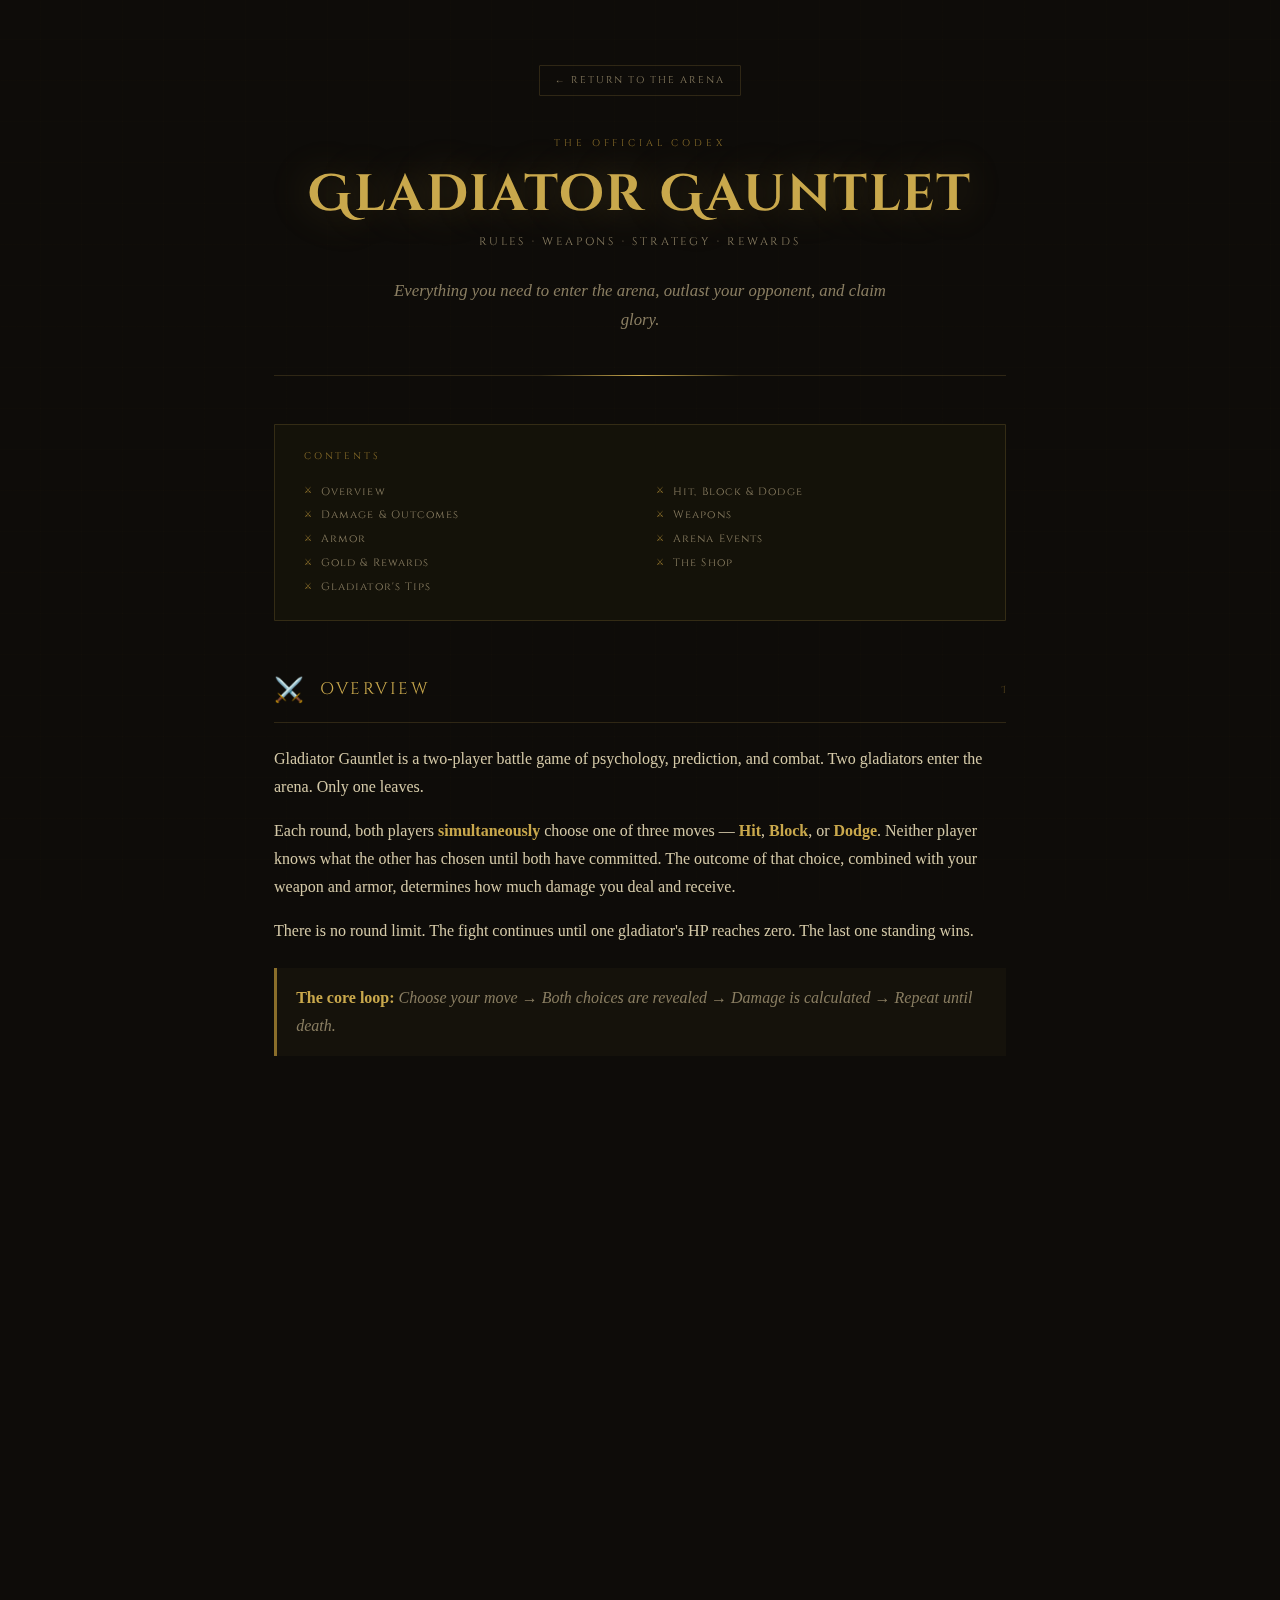
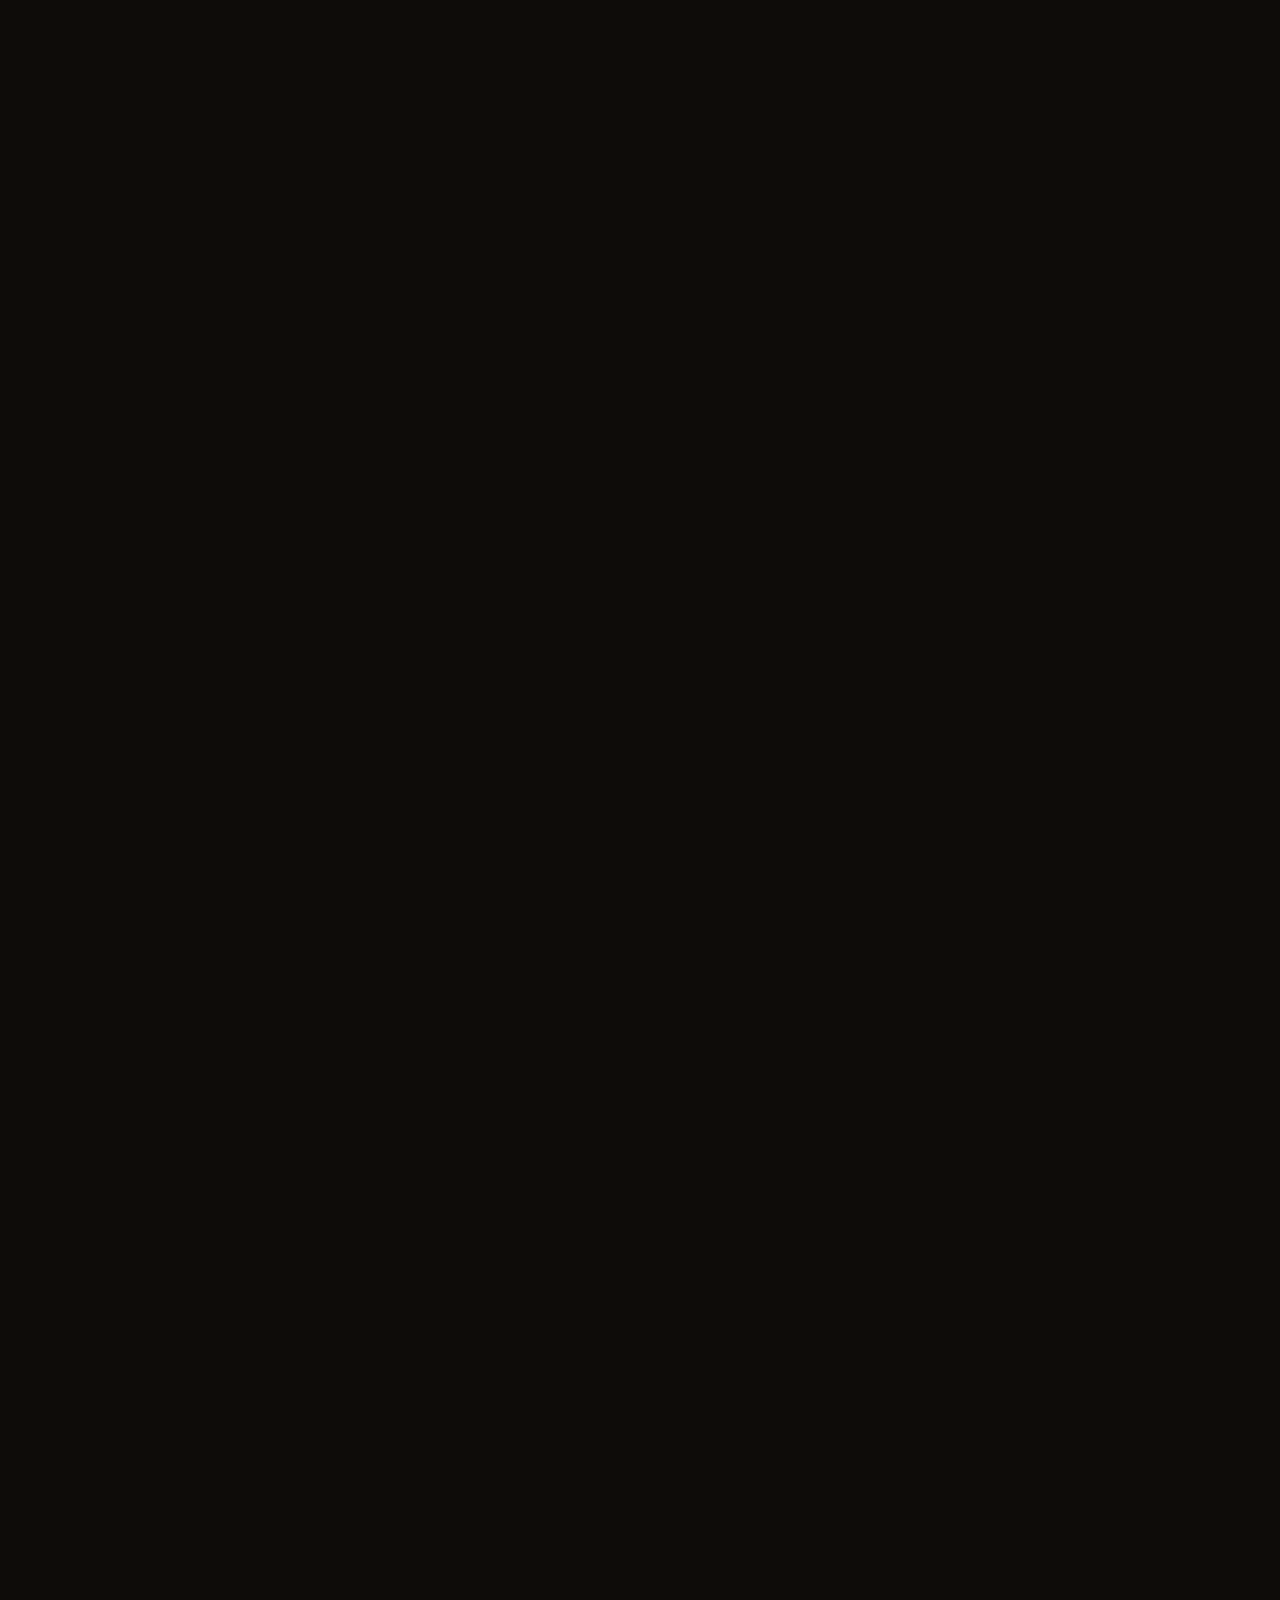
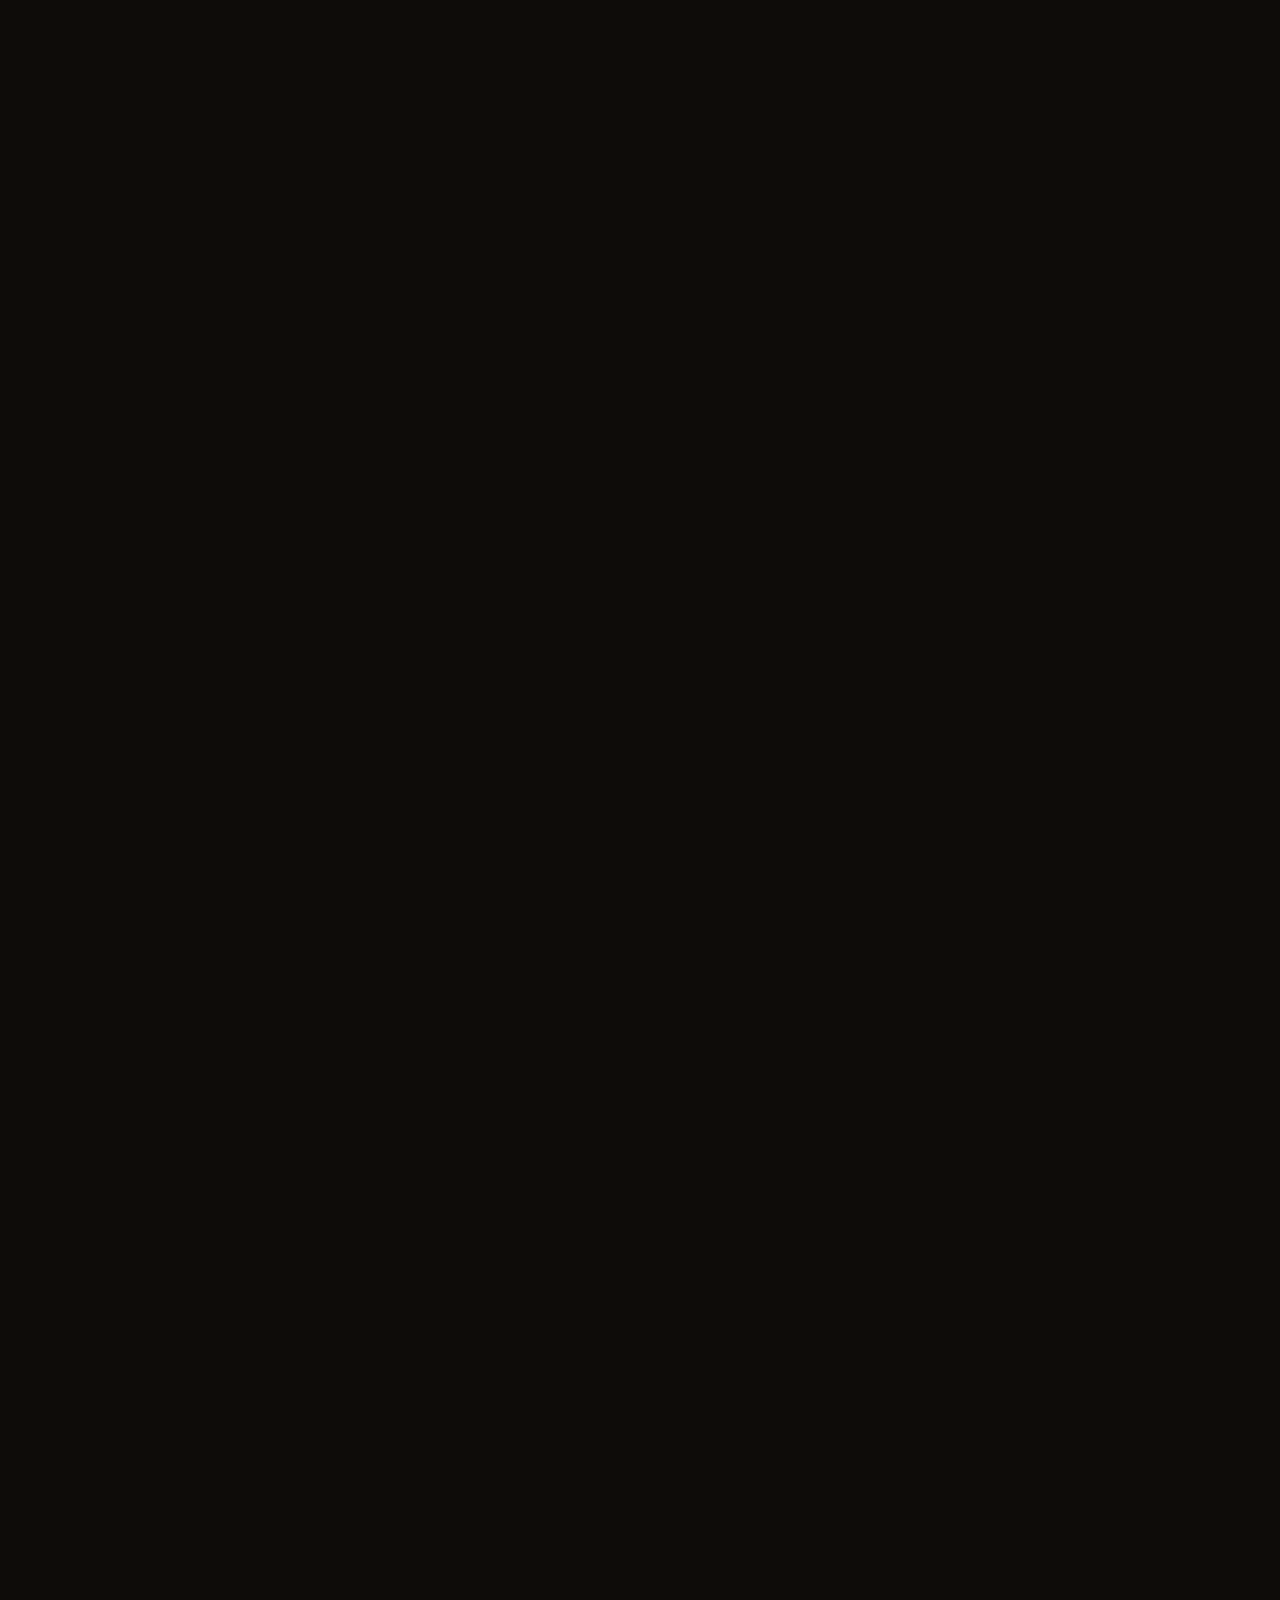
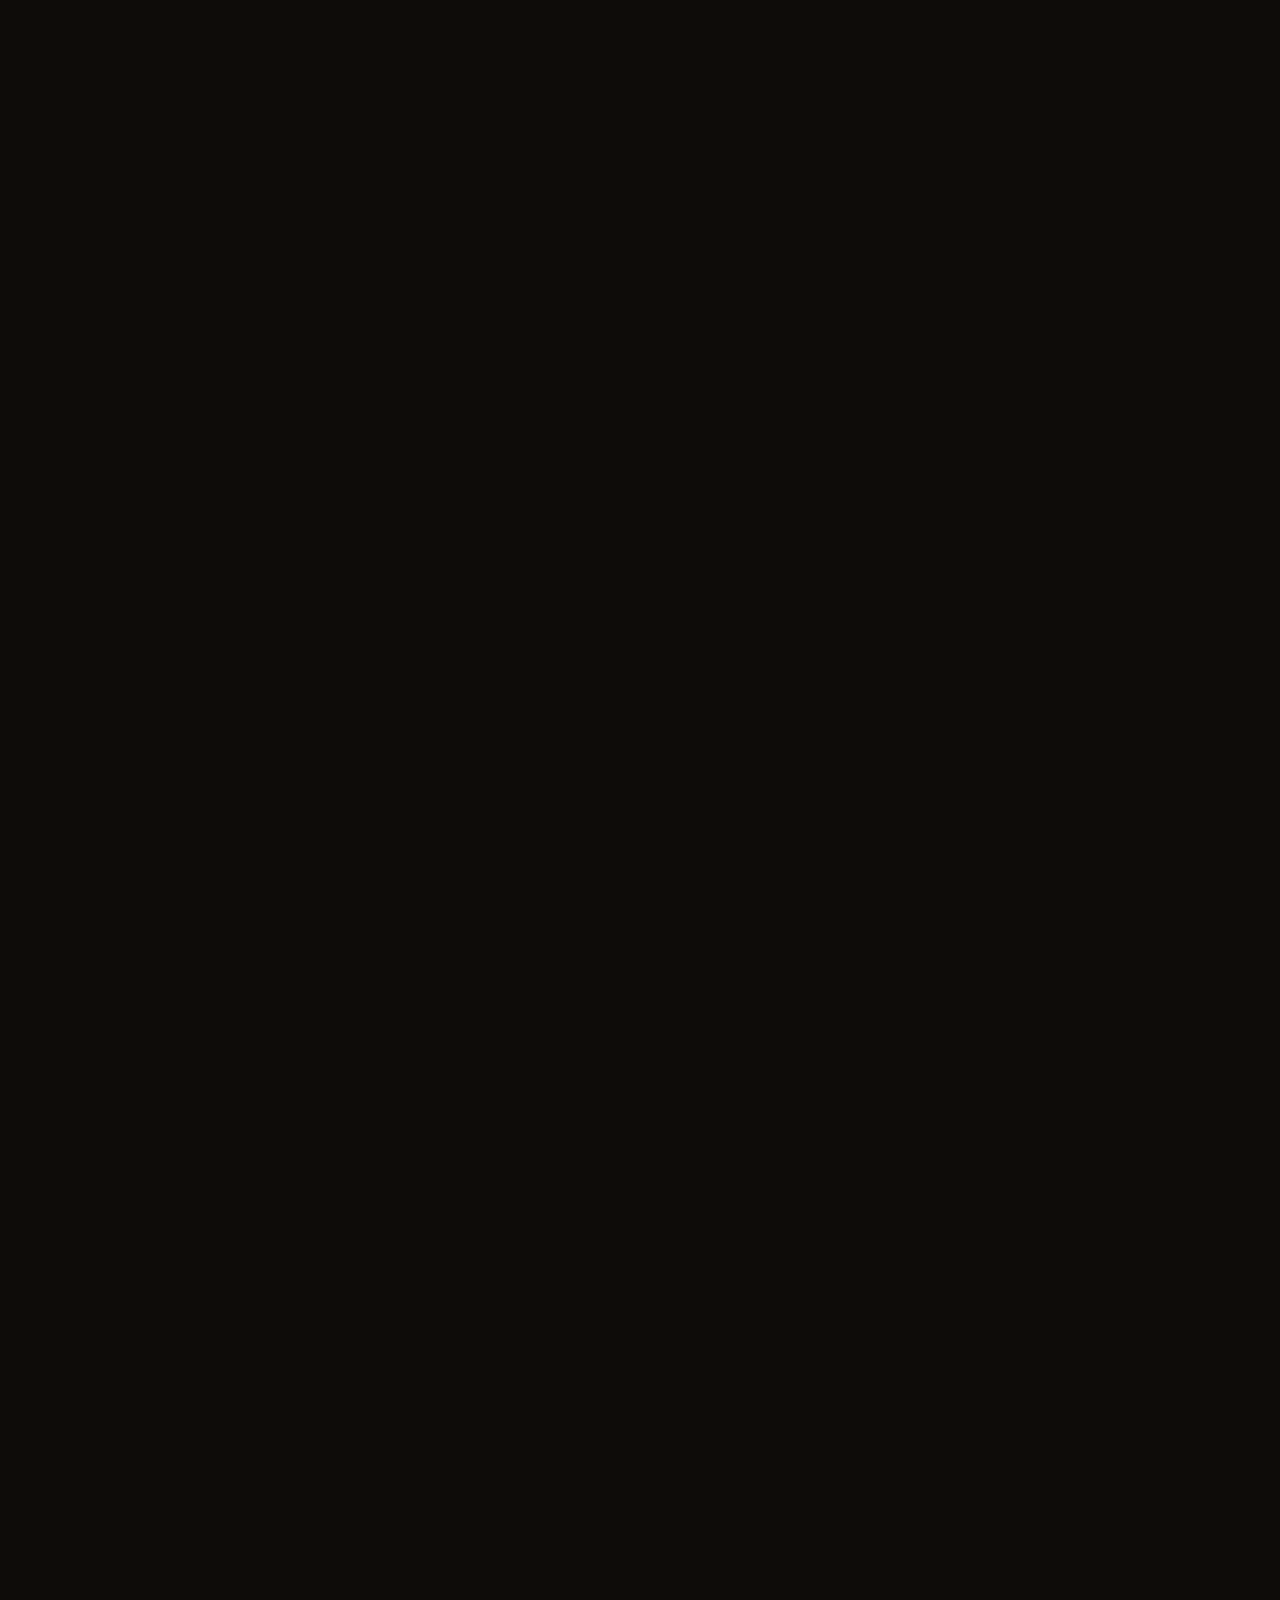
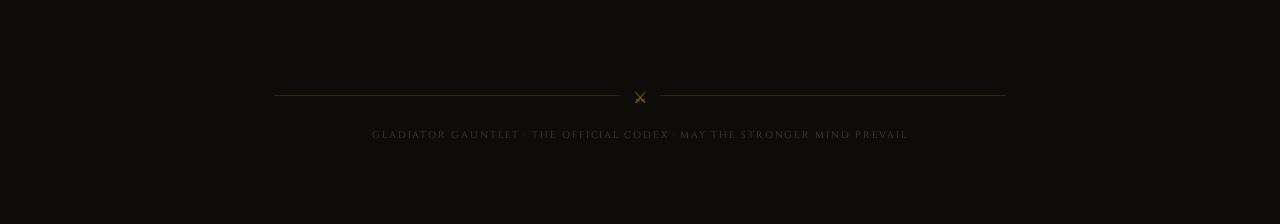
<file: gladiatorguide.html>
<!DOCTYPE html>
<html lang="en">
<head>
  <meta charset="UTF-8" />
  <meta name="viewport" content="width=device-width, initial-scale=1.0" />
  <title>Gladiator Gauntlet — The Codex</title>
  <link rel="preconnect" href="https://fonts.googleapis.com" />
  <link href="https://fonts.googleapis.com/css2?family=Cinzel+Decorative:wght@400;700&family=Cinzel:wght@400;600;700&family=IM+Fell+English:ital@0;1&display=swap" rel="stylesheet" />

  <style>
    /* ── TOKENS ─────────────────────────────────────────────────────────────── */
    :root {
      --bg:          #0e0c09;
      --bg2:         #141209;
      --bg3:         #1a1710;
      --border:      rgba(201,168,76,0.18);
      --border-strong: rgba(201,168,76,0.4);
      --gold:        #c9a84c;
      --gold-dim:    #8a6e2a;
      --copper:      #b87333;
      --text:        #d4c9a8;
      --text-dim:    #8a7e62;
      --blood:       #7a1a1a;
      --blood2:      #cc2222;
    }

    *, *::before, *::after { box-sizing: border-box; margin: 0; padding: 0; }

    html { scroll-behavior: smooth; }

    body {
      background: var(--bg);
      color: var(--text);
      font-family: 'IM Fell English', serif;
      font-size: 1rem;
      line-height: 1.75;
      min-height: 100vh;
      overflow-x: hidden;
    }

    /* ── BACKGROUND TEXTURE ─────────────────────────────────────────────────── */
    body::before {
      content: '';
      position: fixed;
      inset: 0;
      background:
        repeating-linear-gradient(0deg, transparent, transparent 40px, rgba(201,168,76,0.012) 40px, rgba(201,168,76,0.012) 41px),
        repeating-linear-gradient(90deg, transparent, transparent 40px, rgba(201,168,76,0.012) 40px, rgba(201,168,76,0.012) 41px);
      pointer-events: none;
      z-index: 0;
    }

    /* ── LAYOUT ─────────────────────────────────────────────────────────────── */
    .page {
      position: relative;
      z-index: 1;
      max-width: 780px;
      margin: 0 auto;
      padding: 0 1.5rem 5rem;
    }

    /* ── HERO ───────────────────────────────────────────────────────────────── */
    .hero {
      text-align: center;
      padding: 4rem 0 2.5rem;
      border-bottom: 1px solid var(--border);
      margin-bottom: 3rem;
      position: relative;
    }

    .hero::before {
      content: '';
      position: absolute;
      bottom: -1px;
      left: 50%;
      transform: translateX(-50%);
      width: 200px;
      height: 1px;
      background: linear-gradient(90deg, transparent, var(--gold), transparent);
    }

    .back-link {
      display: inline-flex;
      align-items: center;
      gap: 0.4rem;
      font-family: 'Cinzel', serif;
      font-size: 0.62rem;
      letter-spacing: 0.2em;
      text-transform: uppercase;
      color: var(--text-dim);
      text-decoration: none;
      border: 1px solid var(--border);
      padding: 0.35rem 0.9rem;
      border-radius: 1px;
      margin-bottom: 2.5rem;
      transition: color 0.15s, border-color 0.15s;
    }
    .back-link:hover { color: var(--gold); border-color: var(--gold-dim); }

    .hero-eyebrow {
      font-family: 'Cinzel', serif;
      font-size: 0.6rem;
      letter-spacing: 0.4em;
      text-transform: uppercase;
      color: var(--gold-dim);
      margin-bottom: 0.8rem;
    }

    .hero-title {
      font-family: 'Cinzel Decorative', serif;
      font-size: clamp(2rem, 6vw, 3.2rem);
      font-weight: 700;
      color: var(--gold);
      line-height: 1.15;
      letter-spacing: 0.04em;
      text-shadow: 0 0 40px rgba(201,168,76,0.3);
      margin-bottom: 0.5rem;
    }

    .hero-sub {
      font-family: 'Cinzel', serif;
      font-size: 0.7rem;
      letter-spacing: 0.25em;
      text-transform: uppercase;
      color: var(--text-dim);
      margin-bottom: 1.5rem;
    }

    .hero-desc {
      font-style: italic;
      color: var(--text-dim);
      max-width: 520px;
      margin: 0 auto;
      font-size: 1.05rem;
    }

    /* ── NAV ────────────────────────────────────────────────────────────────── */
    .toc {
      background: var(--bg2);
      border: 1px solid var(--border);
      padding: 1.5rem 1.8rem;
      margin-bottom: 3rem;
      border-radius: 1px;
    }

    .toc-title {
      font-family: 'Cinzel', serif;
      font-size: 0.6rem;
      letter-spacing: 0.3em;
      text-transform: uppercase;
      color: var(--gold-dim);
      margin-bottom: 1rem;
    }

    .toc-list {
      list-style: none;
      display: grid;
      grid-template-columns: repeat(auto-fill, minmax(220px, 1fr));
      gap: 0.3rem 2rem;
    }

    .toc-list a {
      font-family: 'Cinzel', serif;
      font-size: 0.68rem;
      letter-spacing: 0.1em;
      color: var(--text-dim);
      text-decoration: none;
      transition: color 0.15s;
      display: flex;
      align-items: center;
      gap: 0.5rem;
    }
    .toc-list a::before { content: '⚔'; font-size: 0.55rem; color: var(--gold-dim); }
    .toc-list a:hover { color: var(--gold); }

    /* ── SECTIONS ───────────────────────────────────────────────────────────── */
    .section {
      margin-bottom: 3.5rem;
      scroll-margin-top: 2rem;
    }

    .section-header {
      display: flex;
      align-items: center;
      gap: 1rem;
      margin-bottom: 1.4rem;
      padding-bottom: 0.7rem;
      border-bottom: 1px solid var(--border);
    }

    .section-icon { font-size: 1.5rem; }

    .section-title {
      font-family: 'Cinzel', serif;
      font-size: 1.05rem;
      letter-spacing: 0.15em;
      text-transform: uppercase;
      color: var(--gold);
    }

    .section-num {
      font-family: 'Cinzel Decorative', serif;
      font-size: 0.65rem;
      color: var(--gold-dim);
      opacity: 0.6;
      margin-left: auto;
    }

    p { margin-bottom: 1rem; color: var(--text); }
    p:last-child { margin-bottom: 0; }

    strong {
      font-style: normal;
      color: var(--gold);
      font-weight: 600;
    }

    em { color: var(--copper); }

    /* ── CALLOUT BOXES ──────────────────────────────────────────────────────── */
    .callout {
      border-left: 3px solid var(--gold-dim);
      background: rgba(201,168,76,0.04);
      padding: 1rem 1.2rem;
      margin: 1.4rem 0;
      font-style: italic;
      color: var(--text-dim);
    }
    .callout strong { color: var(--gold); }

    .callout-danger {
      border-left-color: var(--blood2);
      background: rgba(204,34,34,0.04);
    }

    /* ── RPS TRIANGLE ───────────────────────────────────────────────────────── */
    .rps-grid {
      display: grid;
      grid-template-columns: repeat(3, 1fr);
      gap: 1rem;
      margin: 1.5rem 0;
    }

    .rps-card {
      background: var(--bg2);
      border: 1px solid var(--border);
      padding: 1.2rem 1rem;
      text-align: center;
      border-radius: 1px;
      transition: border-color 0.15s;
    }
    .rps-card:hover { border-color: var(--gold-dim); }

    .rps-emoji { font-size: 2rem; margin-bottom: 0.4rem; }

    .rps-name {
      font-family: 'Cinzel', serif;
      font-size: 0.75rem;
      letter-spacing: 0.15em;
      text-transform: uppercase;
      color: var(--gold);
      margin-bottom: 0.3rem;
    }

    .rps-desc {
      font-size: 0.78rem;
      color: var(--text-dim);
      font-style: italic;
      margin-bottom: 0.6rem;
    }

    .rps-beats {
      font-family: 'Cinzel', serif;
      font-size: 0.55rem;
      letter-spacing: 0.15em;
      text-transform: uppercase;
      color: #4caf7d;
      border: 1px solid #1a4a2a;
      background: rgba(30,80,40,0.2);
      padding: 0.2rem 0.5rem;
      display: inline-block;
      margin-bottom: 0.3rem;
    }

    .rps-loses {
      font-family: 'Cinzel', serif;
      font-size: 0.55rem;
      letter-spacing: 0.15em;
      text-transform: uppercase;
      color: #cc6666;
      border: 1px solid #4a1a1a;
      background: rgba(80,20,20,0.2);
      padding: 0.2rem 0.5rem;
      display: inline-block;
    }

    /* ── DAMAGE TABLE ───────────────────────────────────────────────────────── */
    .outcome-table {
      width: 100%;
      border-collapse: collapse;
      margin: 1.4rem 0;
      font-size: 0.88rem;
    }

    .outcome-table th {
      font-family: 'Cinzel', serif;
      font-size: 0.6rem;
      letter-spacing: 0.2em;
      text-transform: uppercase;
      color: var(--gold-dim);
      border-bottom: 1px solid var(--border);
      padding: 0.5rem 0.8rem;
      text-align: left;
      background: var(--bg2);
    }

    .outcome-table td {
      padding: 0.6rem 0.8rem;
      border-bottom: 1px solid rgba(201,168,76,0.07);
      vertical-align: middle;
    }

    .outcome-table tr:last-child td { border-bottom: none; }
    .outcome-table tr:hover td { background: rgba(201,168,76,0.03); }

    .dmg-win  { color: #4caf7d; font-family:'Cinzel',serif; font-size:0.75rem; font-weight:600; }
    .dmg-lose { color: #cc6666; font-family:'Cinzel',serif; font-size:0.75rem; }
    .dmg-tie  { color: var(--copper); font-family:'Cinzel',serif; font-size:0.75rem; }

    /* ── WEAPON / ARMOR GRIDS ───────────────────────────────────────────────── */
    .item-grid {
      display: grid;
      grid-template-columns: repeat(auto-fill, minmax(220px, 1fr));
      gap: 0.75rem;
      margin: 1.2rem 0;
    }

    .item-card {
      background: var(--bg2);
      border: 1px solid var(--border);
      padding: 0.9rem 1rem;
      border-radius: 1px;
    }

    .item-emoji { font-size: 1.4rem; margin-bottom: 0.3rem; }

    .item-name {
      font-family: 'Cinzel', serif;
      font-size: 0.72rem;
      letter-spacing: 0.12em;
      text-transform: uppercase;
      color: var(--gold);
      margin-bottom: 0.2rem;
    }

    .item-desc {
      font-size: 0.78rem;
      color: var(--text-dim);
      font-style: italic;
      margin-bottom: 0.5rem;
    }

    .item-tag {
      font-family: 'Cinzel', serif;
      font-size: 0.52rem;
      letter-spacing: 0.15em;
      text-transform: uppercase;
      padding: 0.15rem 0.45rem;
      border-radius: 1px;
      border: 1px solid;
      display: inline-block;
      margin: 0.1rem 0.1rem 0 0;
    }

    .tag-strong { color: #4caf7d; border-color: #1a4a2a; background: rgba(30,80,40,0.2); }
    .tag-weak   { color: #cc6666; border-color: #4a1a1a; background: rgba(80,20,20,0.2); }
    .tag-special{ color: var(--copper); border-color: #5a3010; background: rgba(90,48,16,0.2); }
    .tag-stat   { color: var(--text-dim); border-color: var(--border); }

    /* ── GOLD SECTION ───────────────────────────────────────────────────────── */
    .gold-table {
      width: 100%;
      border-collapse: collapse;
      margin: 1.2rem 0;
      font-size: 0.88rem;
    }
    .gold-table th {
      font-family: 'Cinzel', serif;
      font-size: 0.58rem;
      letter-spacing: 0.2em;
      text-transform: uppercase;
      color: var(--gold-dim);
      padding: 0.5rem 0.8rem;
      text-align: left;
      background: var(--bg2);
      border-bottom: 1px solid var(--border);
    }
    .gold-table td {
      padding: 0.55rem 0.8rem;
      border-bottom: 1px solid rgba(201,168,76,0.07);
    }
    .gold-table tr:last-child td { border-bottom: none; }
    .gold-amt {
      font-family: 'Cinzel', serif;
      font-size: 0.8rem;
      color: var(--gold);
    }

    /* ── ARENA EVENTS ───────────────────────────────────────────────────────── */
    .event-list {
      list-style: none;
      margin: 1.2rem 0;
    }
    .event-list li {
      padding: 0.6rem 0;
      border-bottom: 1px solid rgba(201,168,76,0.07);
      display: flex;
      gap: 0.8rem;
      align-items: flex-start;
      font-size: 0.9rem;
    }
    .event-list li:last-child { border-bottom: none; }
    .event-bullet {
      color: var(--gold-dim);
      font-size: 0.7rem;
      margin-top: 0.3rem;
      flex-shrink: 0;
    }

    /* ── TIPS ───────────────────────────────────────────────────────────────── */
    .tip-list {
      list-style: none;
      margin: 1.2rem 0;
      counter-reset: tips;
    }
    .tip-list li {
      counter-increment: tips;
      padding: 0.8rem 0 0.8rem 3rem;
      border-bottom: 1px solid rgba(201,168,76,0.07);
      position: relative;
      font-size: 0.9rem;
    }
    .tip-list li:last-child { border-bottom: none; }
    .tip-list li::before {
      content: counter(tips);
      position: absolute;
      left: 0;
      top: 0.8rem;
      font-family: 'Cinzel Decorative', serif;
      font-size: 0.9rem;
      color: var(--gold-dim);
      width: 2rem;
      text-align: center;
    }

    /* ── FOOTER ─────────────────────────────────────────────────────────────── */
    .codex-footer {
      text-align: center;
      padding: 2rem 0 0;
      border-top: 1px solid var(--border);
      position: relative;
    }
    .codex-footer::before {
      content: '⚔';
      position: absolute;
      top: -0.7rem;
      left: 50%;
      transform: translateX(-50%);
      background: var(--bg);
      padding: 0 0.8rem;
      color: var(--gold-dim);
    }
    .codex-footer p {
      font-family: 'Cinzel', serif;
      font-size: 0.6rem;
      letter-spacing: 0.2em;
      text-transform: uppercase;
      color: var(--text-dim);
      opacity: 0.5;
    }

    /* ── SCROLL REVEAL ──────────────────────────────────────────────────────── */
    .section {
      opacity: 0;
      transform: translateY(18px);
      transition: opacity 0.5s ease, transform 0.5s ease;
    }
    .section.visible {
      opacity: 1;
      transform: translateY(0);
    }

    /* ── RESPONSIVE ─────────────────────────────────────────────────────────── */
    @media (max-width: 600px) {
      .rps-grid     { grid-template-columns: 1fr; }
      .item-grid    { grid-template-columns: 1fr; }
      .toc-list     { grid-template-columns: 1fr; }
      .hero-title   { font-size: 1.8rem; }
      .outcome-table { font-size: 0.8rem; }
    }
  </style>
</head>
<body>

<div class="page">

  <!-- ── HERO ── -->
  <div class="hero">
    <a class="back-link" href="index.html">← Return to the Arena</a>
    <div class="hero-eyebrow">The Official Codex</div>
    <h1 class="hero-title">Gladiator Gauntlet</h1>
    <div class="hero-sub">Rules · Weapons · Strategy · Rewards</div>
    <p class="hero-desc">Everything you need to enter the arena, outlast your opponent, and claim glory.</p>
  </div>

  <!-- ── TABLE OF CONTENTS ── -->
  <nav class="toc">
    <div class="toc-title">Contents</div>
    <ul class="toc-list">
      <li><a href="#overview">Overview</a></li>
      <li><a href="#rps">Hit, Block & Dodge</a></li>
      <li><a href="#damage">Damage & Outcomes</a></li>
      <li><a href="#weapons">Weapons</a></li>
      <li><a href="#armor">Armor</a></li>
      <li><a href="#events">Arena Events</a></li>
      <li><a href="#gold">Gold & Rewards</a></li>
      <li><a href="#shop">The Shop</a></li>
      <li><a href="#tips">Gladiator's Tips</a></li>
    </ul>
  </nav>

  <!-- ── OVERVIEW ── -->
  <section class="section" id="overview">
    <div class="section-header">
      <div class="section-icon">⚔️</div>
      <div class="section-title">Overview</div>
      <div class="section-num">I</div>
    </div>
    <p>Gladiator Gauntlet is a two-player battle game of psychology, prediction, and combat. Two gladiators enter the arena. Only one leaves.</p>
    <p>Each round, both players <strong>simultaneously</strong> choose one of three moves — <strong>Hit</strong>, <strong>Block</strong>, or <strong>Dodge</strong>. Neither player knows what the other has chosen until both have committed. The outcome of that choice, combined with your weapon and armor, determines how much damage you deal and receive.</p>
    <p>There is no round limit. The fight continues until one gladiator's HP reaches zero. The last one standing wins.</p>
    <div class="callout">
      <strong>The core loop:</strong> Choose your move → Both choices are revealed → Damage is calculated → Repeat until death.
    </div>
  </section>

  <!-- ── RPS ── -->
  <section class="section" id="rps">
    <div class="section-header">
      <div class="section-icon">🛡️</div>
      <div class="section-title">Hit, Block & Dodge</div>
      <div class="section-num">II</div>
    </div>
    <p>Your three moves form a triangle — each beats one and loses to one. This is the heart of every round. Read your opponent, predict their move, and counter.</p>

    <div class="rps-grid">
      <div class="rps-card">
        <div class="rps-emoji">⚔️</div>
        <div class="rps-name">Hit</div>
        <div class="rps-desc">Commit to a full attack. High risk, high reward.</div>
        <div class="rps-beats">✓ Beats Dodge</div><br>
        <div class="rps-loses">✗ Loses to Block</div>
      </div>
      <div class="rps-card">
        <div class="rps-emoji">🛡️</div>
        <div class="rps-name">Block</div>
        <div class="rps-desc">Brace for impact. Neutralise an incoming strike.</div>
        <div class="rps-beats">✓ Beats Hit</div><br>
        <div class="rps-loses">✗ Loses to Dodge</div>
      </div>
      <div class="rps-card">
        <div class="rps-emoji">💨</div>
        <div class="rps-name">Dodge</div>
        <div class="rps-desc">Sidestep and counter. Punish a defensive opponent.</div>
        <div class="rps-beats">✓ Beats Block</div><br>
        <div class="rps-loses">✗ Loses to Hit</div>
      </div>
    </div>

    <p>Both choices are hidden until both players have submitted. Once both picks are in, the results are revealed and the round resolves automatically.</p>
  </section>

  <!-- ── DAMAGE ── -->
  <section class="section" id="damage">
    <div class="section-header">
      <div class="section-icon">💥</div>
      <div class="section-title">Damage & Outcomes</div>
      <div class="section-num">III</div>
    </div>
    <p>Winning or losing the move matchup determines a <strong>damage multiplier</strong> applied to both fighters' attacks. Neither gladiator is completely safe — even the loser deals reduced damage.</p>

    <table class="outcome-table">
      <thead>
        <tr>
          <th>Matchup Result</th>
          <th>Your Damage</th>
          <th>Opponent's Damage</th>
        </tr>
      </thead>
      <tbody>
        <tr>
          <td><strong>You Win</strong> — your move counters theirs</td>
          <td><span class="dmg-win">100% (full)</span></td>
          <td><span class="dmg-lose">50% (glancing)</span></td>
        </tr>
        <tr>
          <td><strong>You Lose</strong> — their move counters yours</td>
          <td><span class="dmg-lose">50% (glancing)</span></td>
          <td><span class="dmg-win">100% (full)</span></td>
        </tr>
        <tr>
          <td><strong>Tie</strong> — same move chosen</td>
          <td><span class="dmg-tie">50% (both reduced)</span></td>
          <td><span class="dmg-tie">50% (both reduced)</span></td>
        </tr>
      </tbody>
    </table>

    <p>Damage is also affected by your <strong>weapon</strong> (base damage range, matchup bonuses), your <strong>armor</strong> (damage reduction), and that round's <strong>arena event</strong>. Critical hits, when they occur, double your raw damage before the multiplier is applied.</p>

    <div class="callout callout-danger">
      Even a losing round still deals 50% damage. A string of losses will drain your HP quickly — there is no safe move to spam.
    </div>
  </section>

  <!-- ── WEAPONS ── -->
  <section class="section" id="weapons">
    <div class="section-header">
      <div class="section-icon">🗡️</div>
      <div class="section-title">Weapons</div>
      <div class="section-num">IV</div>
    </div>
    <p>Your weapon is chosen before the battle begins and cannot be changed mid-fight. Each weapon has a base damage range, weapons it excels against, and weapons it struggles against. Choose with your opponent in mind.</p>

    <div class="item-grid">
      <div class="item-card">
        <div class="item-emoji">⚔️</div>
        <div class="item-name">Greatsword</div>
        <div class="item-desc">Massive two-handed blade. Devastating raw power.</div>
        <span class="item-tag tag-strong">▲ Spear, Flail</span>
        <span class="item-tag tag-weak">▼ Dual Blades, Mace & Shield</span>
      </div>
      <div class="item-card">
        <div class="item-emoji">🛡️</div>
        <div class="item-name">Mace & Shield</div>
        <div class="item-desc">One-handed mace with heavy shield. Has a 25% chance to block attacks entirely.</div>
        <span class="item-tag tag-strong">▲ Greatsword, War Axe</span>
        <span class="item-tag tag-weak">▼ Spear, Crossbow</span>
        <span class="item-tag tag-special">★ 25% block chance</span>
      </div>
      <div class="item-card">
        <div class="item-emoji">🗡️</div>
        <div class="item-name">War Spear</div>
        <div class="item-desc">Long reach, keep enemies at bay. Consistent and reliable.</div>
        <span class="item-tag tag-strong">▲ Mace & Shield, Dual Blades</span>
        <span class="item-tag tag-weak">▼ Greatsword, War Axe</span>
      </div>
      <div class="item-card">
        <div class="item-emoji">🔪</div>
        <div class="item-name">Dual Blades</div>
        <div class="item-desc">Twin daggers — fast, relentless, and hard to predict.</div>
        <span class="item-tag tag-strong">▲ Greatsword, Crossbow</span>
        <span class="item-tag tag-weak">▼ Spear, Morningstar</span>
      </div>
      <div class="item-card">
        <div class="item-emoji">🪓</div>
        <div class="item-name">War Axe</div>
        <div class="item-desc">Heavy axe with brutal momentum. Punishes armored foes.</div>
        <span class="item-tag tag-strong">▲ Spear, Flail</span>
        <span class="item-tag tag-weak">▼ Mace & Shield, Dual Blades</span>
      </div>
      <div class="item-card">
        <div class="item-emoji">💥</div>
        <div class="item-name">Morningstar</div>
        <div class="item-desc">Spiked flail that pierces armor, ignoring 20% of your opponent's defense.</div>
        <span class="item-tag tag-strong">▲ Dual Blades, Mace & Shield</span>
        <span class="item-tag tag-weak">▼ Greatsword, War Axe</span>
        <span class="item-tag tag-special">★ 20% armor pierce</span>
      </div>
      <div class="item-card">
        <div class="item-emoji">🏹</div>
        <div class="item-name">Crossbow</div>
        <div class="item-desc">Ranged bolts — hard to dodge, consistent at distance.</div>
        <span class="item-tag tag-strong">▲ Mace & Shield, Morningstar</span>
        <span class="item-tag tag-weak">▼ Dual Blades, Chain Flail</span>
      </div>
      <div class="item-card">
        <div class="item-emoji">⛓️</div>
        <div class="item-name">Chain Flail</div>
        <div class="item-desc">Unpredictable and shield-breaking — the Mace & Shield's block chance doesn't work against this.</div>
        <span class="item-tag tag-strong">▲ Crossbow, Dual Blades</span>
        <span class="item-tag tag-weak">▼ Greatsword, Spear</span>
        <span class="item-tag tag-special">★ Ignores shields</span>
      </div>
    </div>

    <div class="callout">
      When your weapon is <strong>strong against</strong> your opponent's, your base damage range increases by 30%. When it is <strong>weak against</strong> theirs, it decreases by 30%. Weapon choice matters — especially if you know who you're fighting.
    </div>
  </section>

  <!-- ── ARMOR ── -->
  <section class="section" id="armor">
    <div class="section-header">
      <div class="section-icon">🔩</div>
      <div class="section-title">Armor</div>
      <div class="section-num">V</div>
    </div>
    <p>Armor determines your starting HP and how much incoming damage is reduced. Choose between durability and fragility — each has its place depending on your playstyle.</p>

    <div class="item-grid">
      <div class="item-card">
        <div class="item-emoji">🔩</div>
        <div class="item-name">Heavy Plate</div>
        <div class="item-desc">Maximum protection for those who intend to outlast, not outpace.</div>
        <span class="item-tag tag-stat">160 HP</span>
        <span class="item-tag tag-stat">28% damage reduction</span>
      </div>
      <div class="item-card">
        <div class="item-emoji">🔗</div>
        <div class="item-name">Chainmail</div>
        <div class="item-desc">The balanced gladiator's choice. Solid protection without sacrificing mobility.</div>
        <span class="item-tag tag-stat">120 HP</span>
        <span class="item-tag tag-stat">15% damage reduction</span>
      </div>
      <div class="item-card">
        <div class="item-emoji">🦺</div>
        <div class="item-name">Leather</div>
        <div class="item-desc">Minimal protection — glass cannon territory. You hit hard but won't take many hits.</div>
        <span class="item-tag tag-stat">85 HP</span>
        <span class="item-tag tag-stat">5% damage reduction</span>
      </div>
    </div>
  </section>

  <!-- ── EVENTS ── -->
  <section class="section" id="events">
    <div class="section-header">
      <div class="section-icon">🏛️</div>
      <div class="section-title">Arena Events</div>
      <div class="section-num">VI</div>
    </div>
    <p>At the start of every round, the arena itself intervenes. A random event is drawn and affects the fight in some way — sometimes helping you, sometimes hindering you, sometimes both. Events cycle through a fixed sequence, so attentive gladiators can anticipate what's coming.</p>

    <ul class="event-list">
      <li><span class="event-bullet">⚔</span><span><strong>Sand in the Eyes</strong> — The crowd hurls sand. Visibility drops. No mechanical effect, but the crowd grows restless.</span></li>
      <li><span class="event-bullet">⚔</span><span><strong>Arena Fire</strong> — A torch falls. Both fighters take 5 direct damage before the round begins. No armor reduction applies.</span></li>
      <li><span class="event-bullet">⚔</span><span><strong>Energized</strong> — The crowd roars. Both fighters deal 20% bonus damage this round.</span></li>
      <li><span class="event-bullet">⚔</span><span><strong>Hidden Dagger</strong> — A slave tosses a blade into the pit. One random fighter snatches it and gains +8 bonus damage.</span></li>
      <li><span class="event-bullet">⚔</span><span><strong>Call for Blood</strong> — The announcer demands carnage. Critical hit chance is doubled this round (base 40% → if a critical is possible).</span></li>
      <li><span class="event-bullet">⚔</span><span><strong>Passing Shadow</strong> — A cloud blocks the sun. Atmospheric only — no mechanical effect.</span></li>
      <li><span class="event-bullet">⚔</span><span><strong>Emperor Rises</strong> — The Emperor himself watches. Both fighters deal 10% bonus damage from the pressure to perform.</span></li>
      <li><span class="event-bullet">⚔</span><span><strong>Fallen Chains</strong> — Chains rattle underfoot. Movement is hindered. Both fighters deal 15% less damage this round.</span></li>
      <li><span class="event-bullet">⚔</span><span><strong>Medicus</strong> — The arena physician rushes in and grants one random fighter +15 HP. Luck of the draw.</span></li>
      <li><span class="event-bullet">⚔</span><span><strong>Beast at the Gate</strong> — Something stirs beyond the gate. Fear is palpable — atmospheric only.</span></li>
      <li><span class="event-bullet">⚔</span><span><strong>Rain</strong> — The colosseum gets wet. Stone becomes slick — atmospheric only.</span></li>
      <li><span class="event-bullet">⚔</span><span><strong>Execution Horn</strong> — The crowd demands death. One random fighter hears the call and gains +12 bonus damage.</span></li>
    </ul>
  </section>

  <!-- ── GOLD ── -->
  <section class="section" id="gold">
    <div class="section-header">
      <div class="section-icon">⚙</div>
      <div class="section-title">Gold & Rewards</div>
      <div class="section-num">VII</div>
    </div>
    <p>Gold is earned after every battle, win or lose. It accumulates across sessions and is spent in the Shop on cosmetic upgrades for your gladiator. You can never lose gold already earned.</p>

    <table class="gold-table">
      <thead>
        <tr>
          <th>Condition</th>
          <th>Gold Earned</th>
        </tr>
      </thead>
      <tbody>
        <tr><td>Win a match</td><td><span class="gold-amt">⚙ +50</span></td></tr>
        <tr><td>Draw (both reach 0 HP simultaneously)</td><td><span class="gold-amt">⚙ +20</span></td></tr>
        <tr><td>Lose a match</td><td><span class="gold-amt">⚙ +10</span></td></tr>
        <tr><td>Each critical hit you land</td><td><span class="gold-amt">⚙ +5</span></td></tr>
        <tr><td>Win with less than 20% HP remaining</td><td><span class="gold-amt">⚙ +25 bonus</span></td></tr>
      </tbody>
    </table>

    <div class="callout">
      The <strong>Last Stand Bonus</strong> (+25 gold) rewards grinding out a win from the brink. If you're clinging to life and you pull through, the crowd — and your wallet — will remember it.
    </div>
  </section>

  <!-- ── SHOP ── -->
  <section class="section" id="shop">
    <div class="section-header">
      <div class="section-icon">🏪</div>
      <div class="section-title">The Shop</div>
      <div class="section-num">VIII</div>
    </div>
    <p>Gold is spent in the <strong>Armory Shop</strong>, accessible from the main screen. Items are purely cosmetic — they make you look distinguished, not deadlier. Once purchased, most items can be equipped or unequipped freely at any time.</p>

    <div class="item-grid">
      <div class="item-card">
        <div class="item-name">Name Colors</div>
        <div class="item-desc">Tint your gladiator name in gold, blood red, frost blue, shadow grey, emerald green, or royal purple. Visible in the leaderboard and auth bar.</div>
        <span class="item-tag tag-stat">⚙ 80 – 120</span>
      </div>
      <div class="item-card">
        <div class="item-name">Name Symbols</div>
        <div class="item-desc">A symbol prefix before your name — ☠ ⚡ 🔥 👑 🐉 ⚜. Only one can be active at a time, and you can swap between owned symbols for free.</div>
        <span class="item-tag tag-stat">⚙ 60 – 150</span>
      </div>
      <div class="item-card">
        <div class="item-name">Name Change</div>
        <div class="item-desc">A consumable that lets you permanently change your gladiator name. This is the only way to change your name after initial setup.</div>
        <span class="item-tag tag-stat">⚙ 50</span>
      </div>
      <div class="item-card">
        <div class="item-name">Coming Soon</div>
        <div class="item-desc">Profile borders, arena taunts, and victory trails are in development and will be available in future updates.</div>
        <span class="item-tag tag-stat">⚙ ???</span>
      </div>
    </div>
  </section>

  <!-- ── TIPS ── -->
  <section class="section" id="tips">
    <div class="section-header">
      <div class="section-icon">👑</div>
      <div class="section-title">Gladiator's Tips</div>
      <div class="section-num">IX</div>
    </div>
    <p>Raw damage only gets you so far. The arena rewards those who think ahead.</p>

    <ol class="tip-list">
      <li><strong>Read your opponent's patterns.</strong> Most players fall into habits — three Hits in a row, or always Blocking when low on HP. Recognise the pattern and counter it.</li>
      <li><strong>Dodge punishes turtles.</strong> If your opponent is low on HP and likely to Block, Dodge is your best play. It bypasses their defence and hits them where it hurts.</li>
      <li><strong>Ties drain both fighters.</strong> If you're ahead on HP, a tie works in your favour — your opponent loses the same amount of HP you do, and they have less to spare.</li>
      <li><strong>Know the event cycle.</strong> Arena events follow a fixed order. If you remember that fire damage is coming next round, you might play more conservatively this one.</li>
      <li><strong>Weapon matchups are set before the fight.</strong> Once you know your opponent's weapon, you know exactly how much your damage is boosted or penalised. Factor that into your aggression.</li>
      <li><strong>Heavy Plate isn't slow — it's durable.</strong> Don't discount the 28% damage reduction. A Heavy Plate gladiator absorbs significantly more punishment over a long fight.</li>
      <li><strong>The Last Stand bonus is worth chasing.</strong> If you're below 20% HP and still winning, don't concede — the +25 gold reward makes it worthwhile to see it through.</li>
      <li><strong>Don't always Hit.</strong> It seems counterintuitive, but a predictable attacker is a dead attacker. Blend in Blocks and Dodges to keep your opponent guessing.</li>
    </ol>
  </section>

  <!-- ── FOOTER ── -->
  <footer class="codex-footer">
    <p>Gladiator Gauntlet · The Official Codex · May the stronger mind prevail</p>
  </footer>

</div>

<script>
  // Scroll reveal for sections
  const observer = new IntersectionObserver(entries => {
    entries.forEach(e => { if (e.isIntersecting) e.target.classList.add("visible"); });
  }, { threshold: 0.08 });
  document.querySelectorAll(".section").forEach(s => observer.observe(s));
</script>

</body>
</html>
</file>
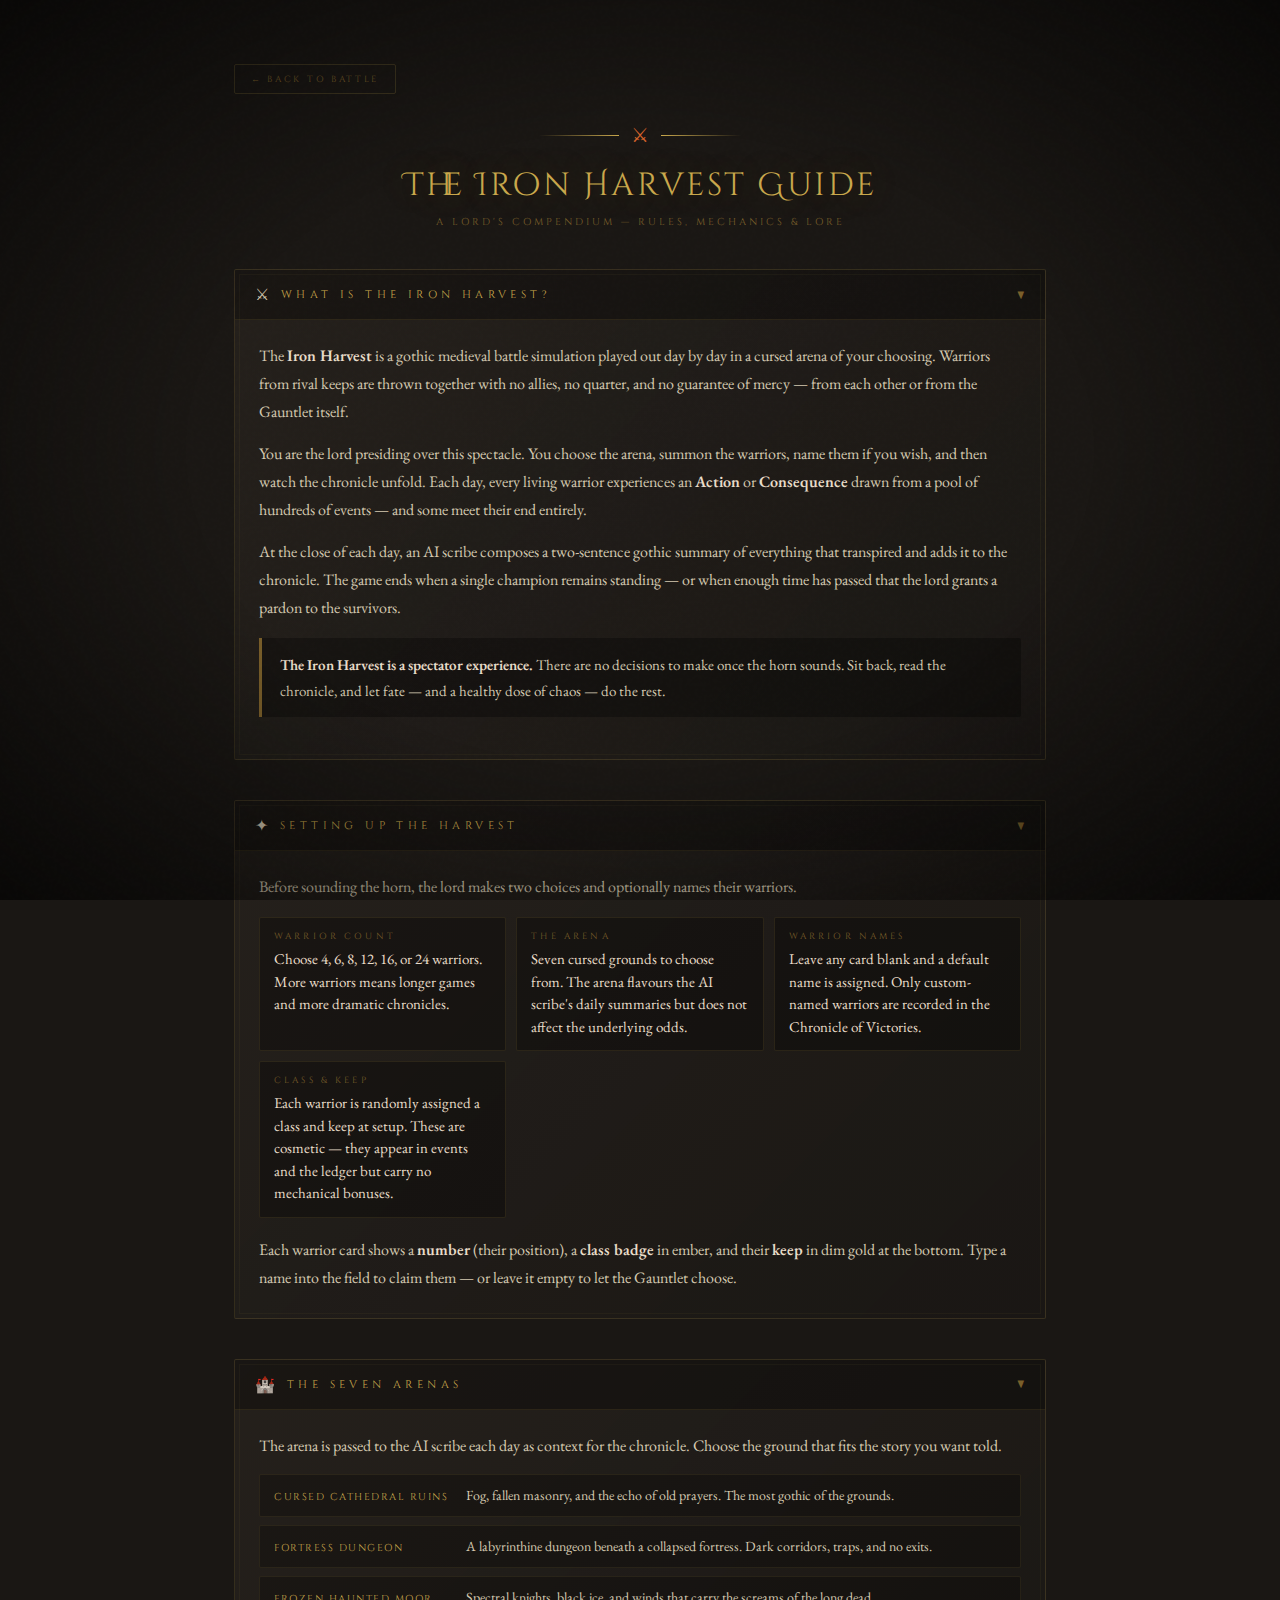
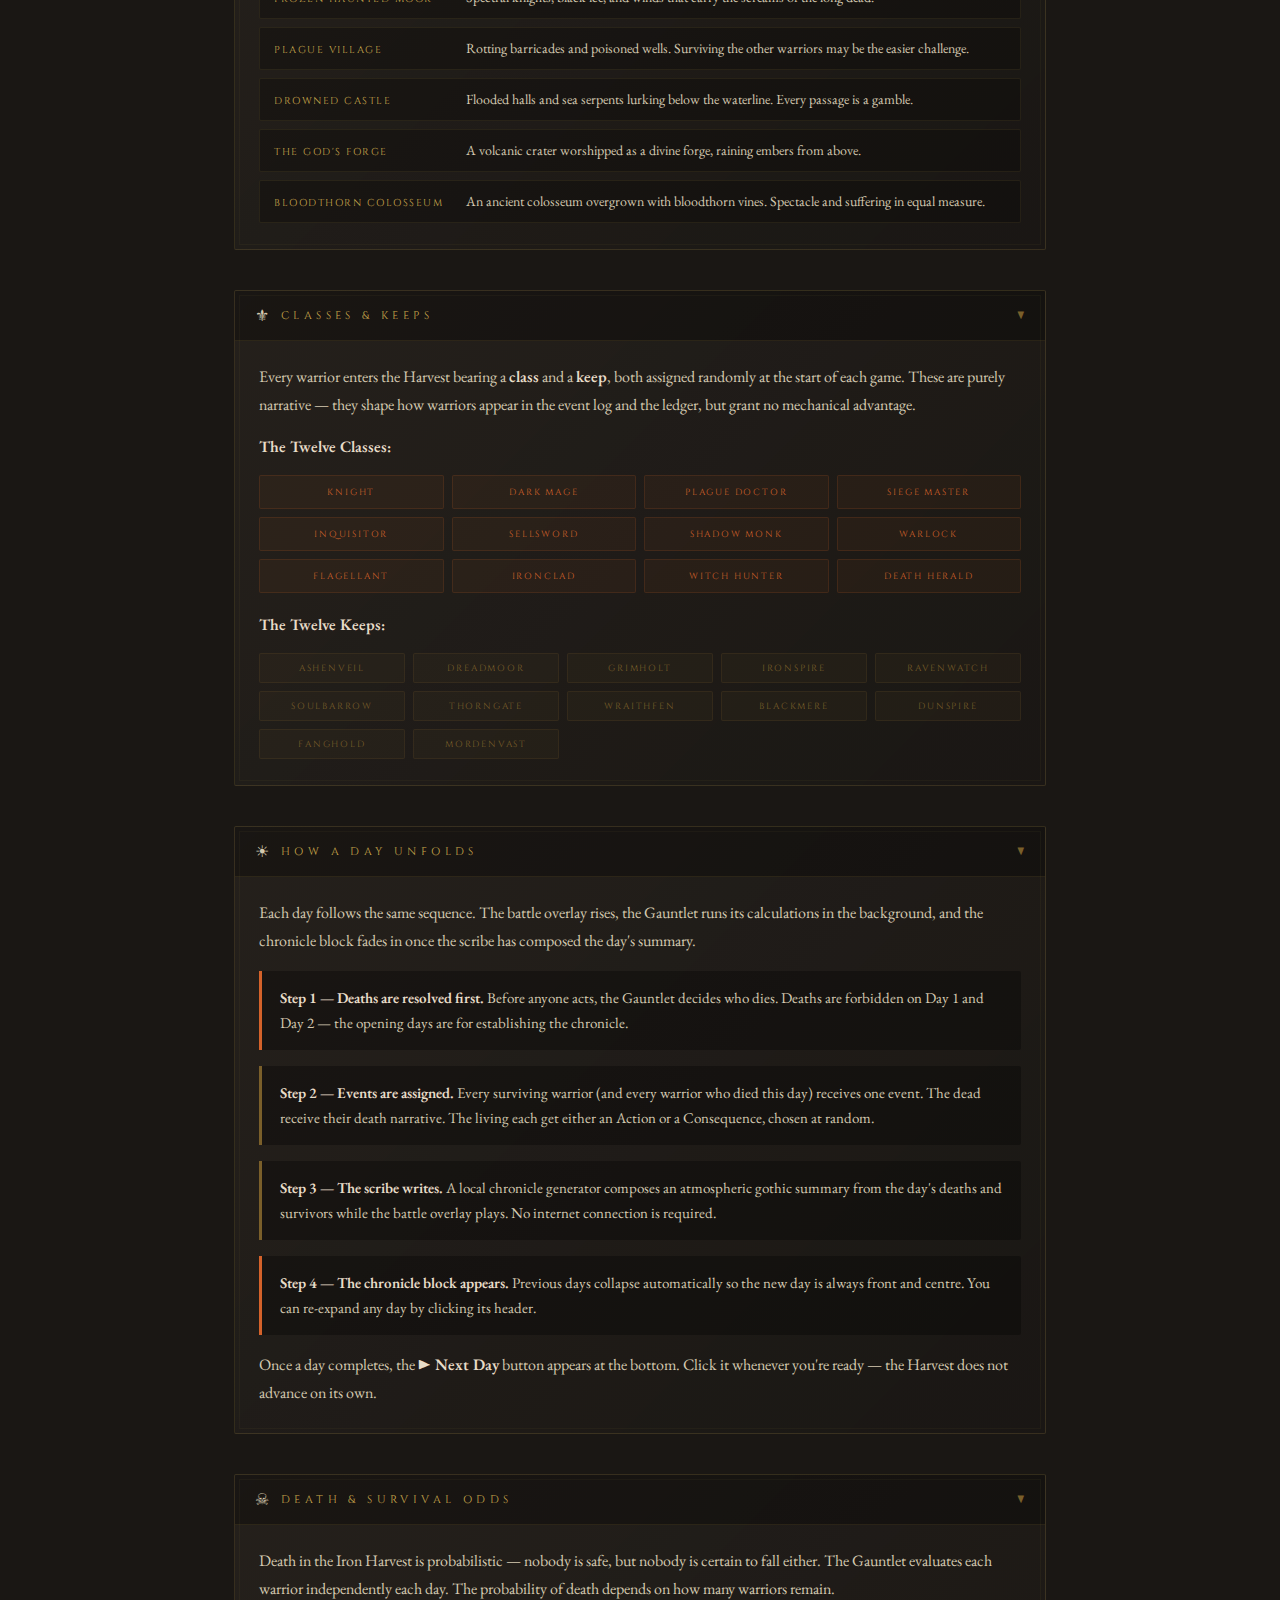
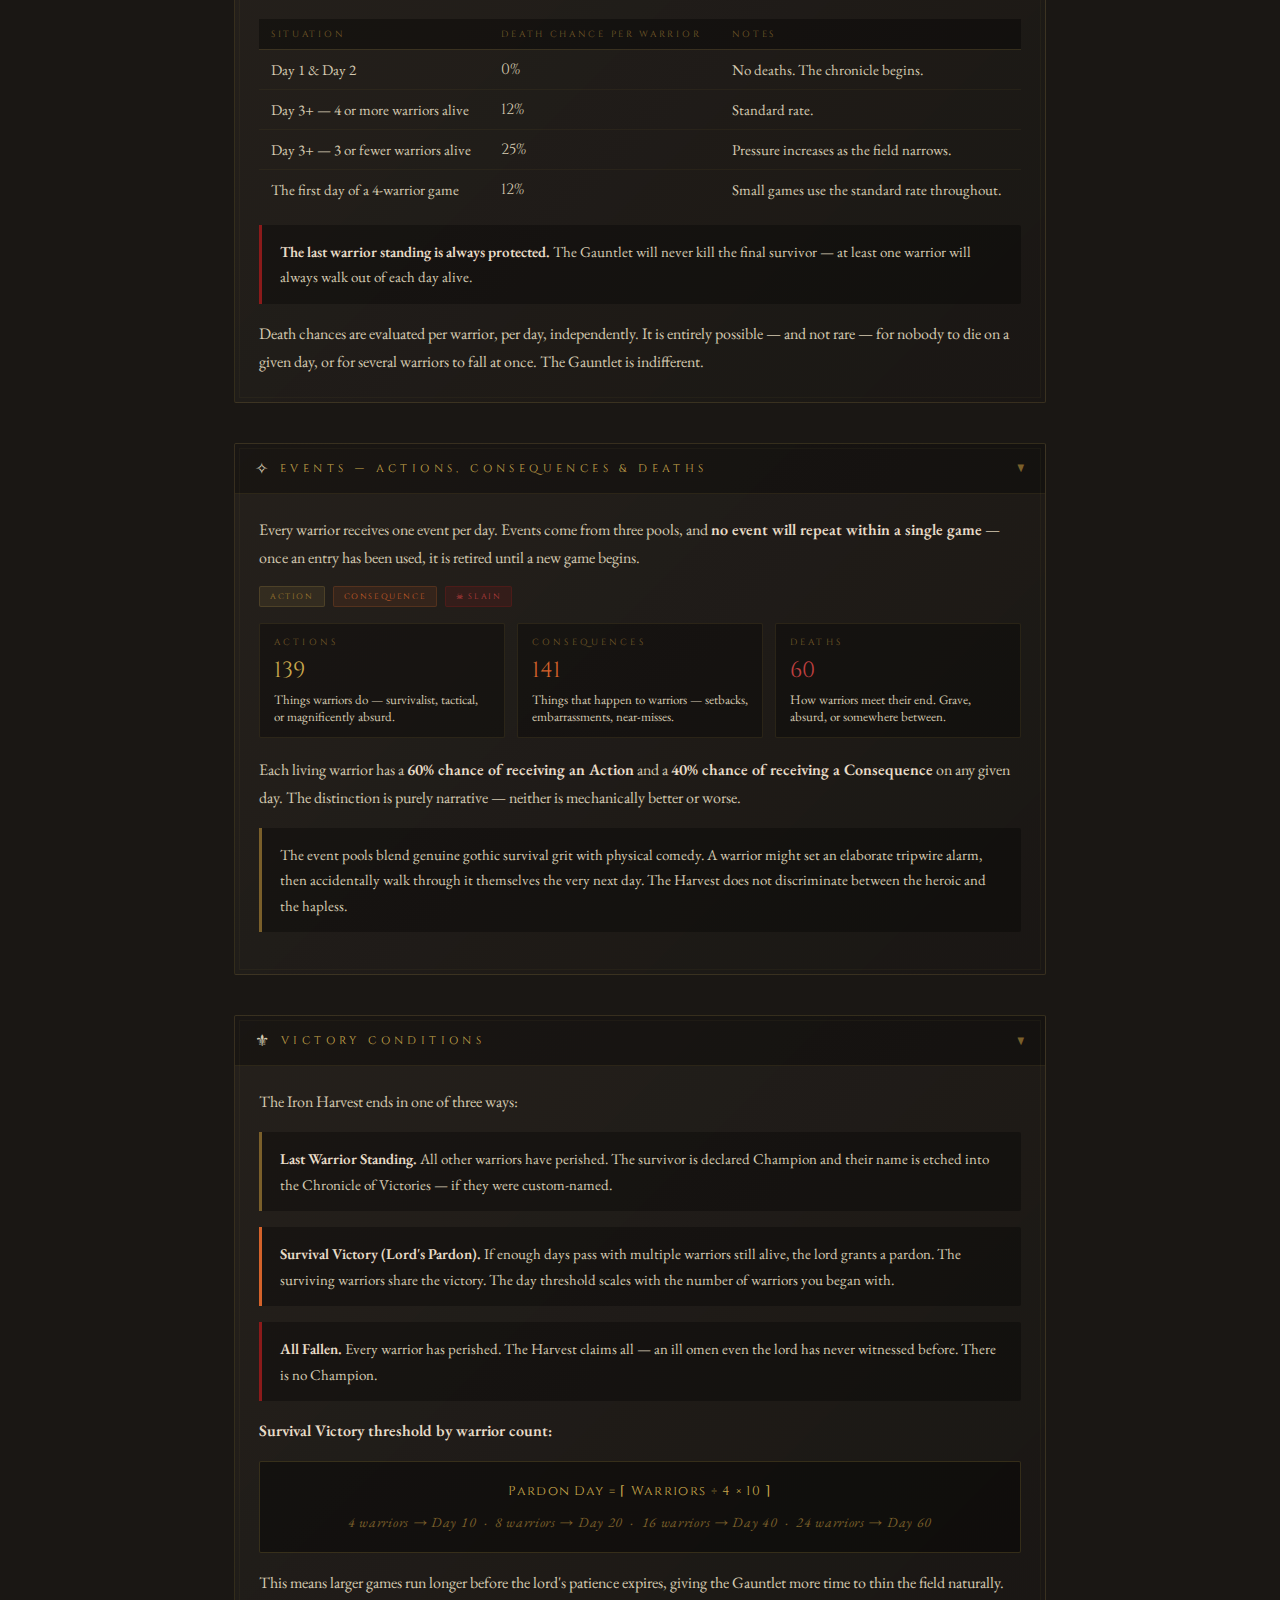
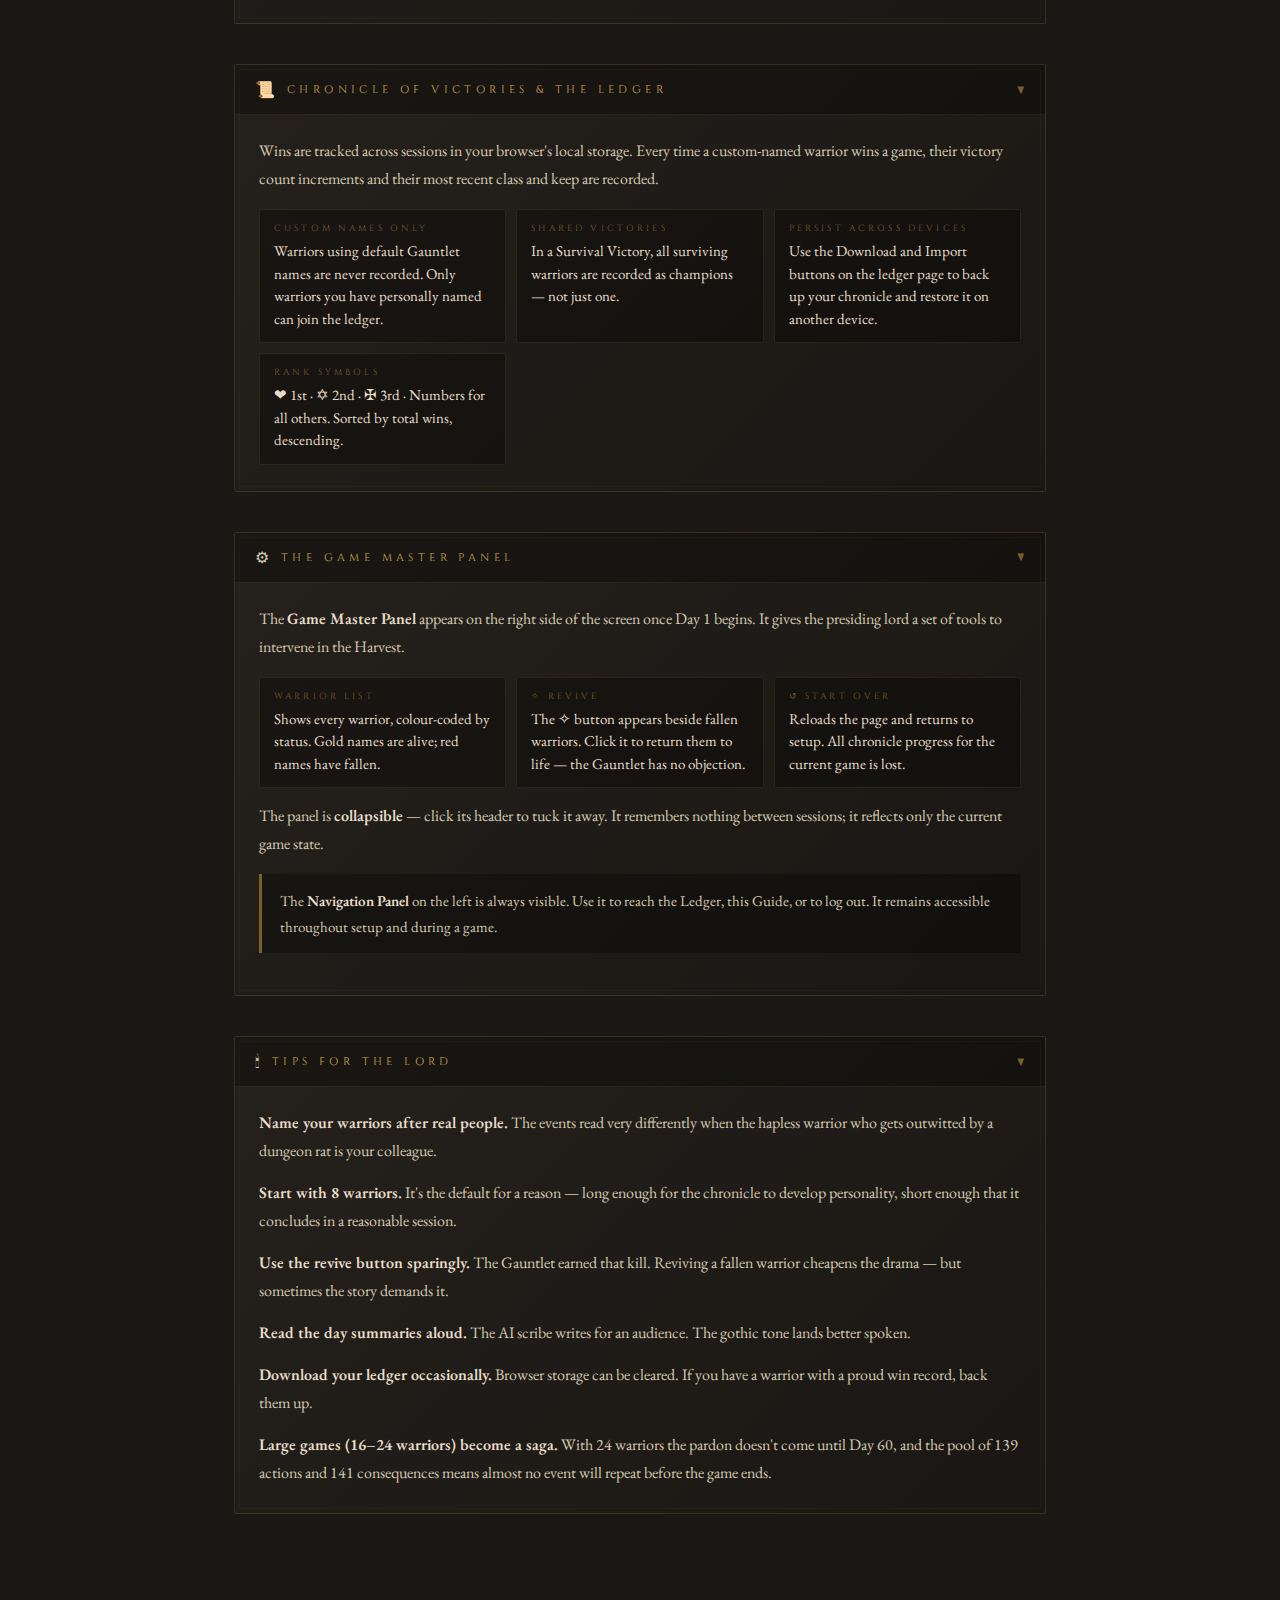
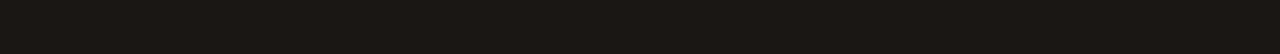
<file: guide.html>
<!DOCTYPE html>
<html lang="en">
<head>
<meta charset="UTF-8">
<meta name="viewport" content="width=device-width, initial-scale=1.0">
<title>The Iron Harvest — Guide</title>
<link href="https://fonts.googleapis.com/css2?family=Cinzel+Decorative:wght@400;700;900&family=Cinzel:wght@400;600&family=EB+Garamond:ital,wght@0,400;0,500;1,400&display=swap" rel="stylesheet">
<link rel="stylesheet" href="iron-harvest.css">
</head>
<body>

<div class="container">

  <div class="page-nav">
    <a href="index.html" class="btn-page-back">&#8592; Back to Battle</a>
  </div>

  <div class="page-header">
    <div class="flame-divider">
      <div class="flame-line"></div>
      <div class="flame-icon">&#x2694;</div>
      <div class="flame-line r"></div>
    </div>
    <div class="page-title">The Iron Harvest Guide</div>
    <div class="page-subtitle">A Lord's Compendium — Rules, Mechanics &amp; Lore</div>
  </div>

  <!-- ═══ OVERVIEW ═══ -->
  <div class="guide-section" id="sec-overview">
    <div class="section-header" onclick="toggleSection('sec-overview')">
      <span class="section-icon">⚔</span>
      <span class="section-title">What is the Iron Harvest?</span>
      <span class="section-toggle">▼</span>
    </div>
    <div class="section-body">
      <p>The <strong>Iron Harvest</strong> is a gothic medieval battle simulation played out day by day in a cursed arena of your choosing. Warriors from rival keeps are thrown together with no allies, no quarter, and no guarantee of mercy — from each other or from the Gauntlet itself.</p>
      <p>You are the lord presiding over this spectacle. You choose the arena, summon the warriors, name them if you wish, and then watch the chronicle unfold. Each day, every living warrior experiences an <strong>Action</strong> or <strong>Consequence</strong> drawn from a pool of hundreds of events — and some meet their end entirely.</p>
      <p>At the close of each day, an AI scribe composes a two-sentence gothic summary of everything that transpired and adds it to the chronicle. The game ends when a single champion remains standing — or when enough time has passed that the lord grants a pardon to the survivors.</p>
      <div class="callout">
        <strong>The Iron Harvest is a spectator experience.</strong> There are no decisions to make once the horn sounds. Sit back, read the chronicle, and let fate — and a healthy dose of chaos — do the rest.
      </div>
    </div>
  </div>

  <!-- ═══ SETUP ═══ -->
  <div class="guide-section" id="sec-setup">
    <div class="section-header" onclick="toggleSection('sec-setup')">
      <span class="section-icon">✦</span>
      <span class="section-title">Setting Up the Harvest</span>
      <span class="section-toggle">▼</span>
    </div>
    <div class="section-body">
      <p>Before sounding the horn, the lord makes two choices and optionally names their warriors.</p>

      <div class="info-grid">
        <div class="info-card">
          <div class="info-card-label">Warrior Count</div>
          <div class="info-card-value">Choose 4, 6, 8, 12, 16, or 24 warriors. More warriors means longer games and more dramatic chronicles.</div>
        </div>
        <div class="info-card">
          <div class="info-card-label">The Arena</div>
          <div class="info-card-value">Seven cursed grounds to choose from. The arena flavours the AI scribe's daily summaries but does not affect the underlying odds.</div>
        </div>
        <div class="info-card">
          <div class="info-card-label">Warrior Names</div>
          <div class="info-card-value">Leave any card blank and a default name is assigned. Only custom-named warriors are recorded in the Chronicle of Victories.</div>
        </div>
        <div class="info-card">
          <div class="info-card-label">Class &amp; Keep</div>
          <div class="info-card-value">Each warrior is randomly assigned a class and keep at setup. These are cosmetic — they appear in events and the ledger but carry no mechanical bonuses.</div>
        </div>
      </div>

      <p style="margin-top:18px;">Each warrior card shows a <strong>number</strong> (their position), a <strong>class badge</strong> in ember, and their <strong>keep</strong> in dim gold at the bottom. Type a name into the field to claim them — or leave it empty to let the Gauntlet choose.</p>
    </div>
  </div>

  <!-- ═══ ARENAS ═══ -->
  <div class="guide-section" id="sec-arenas">
    <div class="section-header" onclick="toggleSection('sec-arenas')">
      <span class="section-icon">🏰</span>
      <span class="section-title">The Seven Arenas</span>
      <span class="section-toggle">▼</span>
    </div>
    <div class="section-body">
      <p>The arena is passed to the AI scribe each day as context for the chronicle. Choose the ground that fits the story you want told.</p>
      <div class="arena-list">
        <div class="arena-row">
          <span class="arena-name">Cursed Cathedral Ruins</span>
          <span class="arena-desc">Fog, fallen masonry, and the echo of old prayers. The most gothic of the grounds.</span>
        </div>
        <div class="arena-row">
          <span class="arena-name">Fortress Dungeon</span>
          <span class="arena-desc">A labyrinthine dungeon beneath a collapsed fortress. Dark corridors, traps, and no exits.</span>
        </div>
        <div class="arena-row">
          <span class="arena-name">Frozen Haunted Moor</span>
          <span class="arena-desc">Spectral knights, black ice, and winds that carry the screams of the long dead.</span>
        </div>
        <div class="arena-row">
          <span class="arena-name">Plague Village</span>
          <span class="arena-desc">Rotting barricades and poisoned wells. Surviving the other warriors may be the easier challenge.</span>
        </div>
        <div class="arena-row">
          <span class="arena-name">Drowned Castle</span>
          <span class="arena-desc">Flooded halls and sea serpents lurking below the waterline. Every passage is a gamble.</span>
        </div>
        <div class="arena-row">
          <span class="arena-name">The God's Forge</span>
          <span class="arena-desc">A volcanic crater worshipped as a divine forge, raining embers from above.</span>
        </div>
        <div class="arena-row">
          <span class="arena-name">Bloodthorn Colosseum</span>
          <span class="arena-desc">An ancient colosseum overgrown with bloodthorn vines. Spectacle and suffering in equal measure.</span>
        </div>
      </div>
    </div>
  </div>

  <!-- ═══ CLASSES & KEEPS ═══ -->
  <div class="guide-section" id="sec-classes">
    <div class="section-header" onclick="toggleSection('sec-classes')">
      <span class="section-icon">⚜</span>
      <span class="section-title">Classes &amp; Keeps</span>
      <span class="section-toggle">▼</span>
    </div>
    <div class="section-body">
      <p>Every warrior enters the Harvest bearing a <strong>class</strong> and a <strong>keep</strong>, both assigned randomly at the start of each game. These are purely narrative — they shape how warriors appear in the event log and the ledger, but grant no mechanical advantage.</p>

      <p><strong>The Twelve Classes:</strong></p>
      <div class="class-grid">
        <div class="class-card">Knight</div>
        <div class="class-card">Dark Mage</div>
        <div class="class-card">Plague Doctor</div>
        <div class="class-card">Siege Master</div>
        <div class="class-card">Inquisitor</div>
        <div class="class-card">Sellsword</div>
        <div class="class-card">Shadow Monk</div>
        <div class="class-card">Warlock</div>
        <div class="class-card">Flagellant</div>
        <div class="class-card">Ironclad</div>
        <div class="class-card">Witch Hunter</div>
        <div class="class-card">Death Herald</div>
      </div>

      <p style="margin-top:18px;"><strong>The Twelve Keeps:</strong></p>
      <div class="keep-grid">
        <div class="keep-card">Ashenveil</div>
        <div class="keep-card">Dreadmoor</div>
        <div class="keep-card">Grimholt</div>
        <div class="keep-card">Ironspire</div>
        <div class="keep-card">Ravenwatch</div>
        <div class="keep-card">Soulbarrow</div>
        <div class="keep-card">Thorngate</div>
        <div class="keep-card">Wraithfen</div>
        <div class="keep-card">Blackmere</div>
        <div class="keep-card">Dunspire</div>
        <div class="keep-card">Fanghold</div>
        <div class="keep-card">Mordenvast</div>
      </div>
    </div>
  </div>

  <!-- ═══ HOW A DAY WORKS ═══ -->
  <div class="guide-section" id="sec-days">
    <div class="section-header" onclick="toggleSection('sec-days')">
      <span class="section-icon">☀</span>
      <span class="section-title">How a Day Unfolds</span>
      <span class="section-toggle">▼</span>
    </div>
    <div class="section-body">
      <p>Each day follows the same sequence. The battle overlay rises, the Gauntlet runs its calculations in the background, and the chronicle block fades in once the scribe has composed the day's summary.</p>

      <div class="callout ember">
        <strong>Step 1 — Deaths are resolved first.</strong> Before anyone acts, the Gauntlet decides who dies. Deaths are forbidden on Day 1 and Day 2 — the opening days are for establishing the chronicle.
      </div>
      <div class="callout">
        <strong>Step 2 — Events are assigned.</strong> Every surviving warrior (and every warrior who died this day) receives one event. The dead receive their death narrative. The living each get either an Action or a Consequence, chosen at random.
      </div>
      <div class="callout">
        <strong>Step 3 — The scribe writes.</strong> A local chronicle generator composes an atmospheric gothic summary from the day's deaths and survivors while the battle overlay plays. No internet connection is required.
      </div>
      <div class="callout ember">
        <strong>Step 4 — The chronicle block appears.</strong> Previous days collapse automatically so the new day is always front and centre. You can re-expand any day by clicking its header.
      </div>

      <p>Once a day completes, the <strong>▶ Next Day</strong> button appears at the bottom. Click it whenever you're ready — the Harvest does not advance on its own.</p>
    </div>
  </div>

  <!-- ═══ DEATH MECHANICS ═══ -->
  <div class="guide-section" id="sec-death">
    <div class="section-header" onclick="toggleSection('sec-death')">
      <span class="section-icon">☠</span>
      <span class="section-title">Death &amp; Survival Odds</span>
      <span class="section-toggle">▼</span>
    </div>
    <div class="section-body">
      <p>Death in the Iron Harvest is probabilistic — nobody is safe, but nobody is certain to fall either. The Gauntlet evaluates each warrior independently each day. The probability of death depends on how many warriors remain.</p>

      <table class="prob-table">
        <thead>
          <tr>
            <th>Situation</th>
            <th>Death Chance Per Warrior</th>
            <th>Notes</th>
          </tr>
        </thead>
        <tbody>
          <tr>
            <td>Day 1 &amp; Day 2</td>
            <td class="prob-val">0%</td>
            <td>No deaths. The chronicle begins.</td>
          </tr>
          <tr>
            <td>Day 3+ — 4 or more warriors alive</td>
            <td class="prob-val">12%</td>
            <td>Standard rate.</td>
          </tr>
          <tr>
            <td>Day 3+ — 3 or fewer warriors alive</td>
            <td class="prob-val">25%</td>
            <td>Pressure increases as the field narrows.</td>
          </tr>
          <tr>
            <td>The first day of a 4-warrior game</td>
            <td class="prob-val">12%</td>
            <td>Small games use the standard rate throughout.</td>
          </tr>
        </tbody>
      </table>

      <div class="callout blood" style="margin-top:16px;">
        <strong>The last warrior standing is always protected.</strong> The Gauntlet will never kill the final survivor — at least one warrior will always walk out of each day alive.
      </div>

      <p>Death chances are evaluated per warrior, per day, independently. It is entirely possible — and not rare — for nobody to die on a given day, or for several warriors to fall at once. The Gauntlet is indifferent.</p>
    </div>
  </div>

  <!-- ═══ EVENTS ═══ -->
  <div class="guide-section" id="sec-events">
    <div class="section-header" onclick="toggleSection('sec-events')">
      <span class="section-icon">✧</span>
      <span class="section-title">Events — Actions, Consequences &amp; Deaths</span>
      <span class="section-toggle">▼</span>
    </div>
    <div class="section-body">
      <p>Every warrior receives one event per day. Events come from three pools, and <strong>no event will repeat within a single game</strong> — once an entry has been used, it is retired until a new game begins.</p>

      <div class="tag-row">
        <span class="tag-pill tag-action">Action</span>
        <span class="tag-pill tag-consequence">Consequence</span>
        <span class="tag-pill tag-death">☠ Slain</span>
      </div>

      <div class="pool-counts" style="margin-top:16px;">
        <div class="info-card" style="flex:1; min-width:140px;">
          <div class="info-card-label">Actions</div>
          <div class="info-card-value" style="font-family:'Cinzel',serif;font-size:22px;color:var(--gold);">139</div>
          <div style="font-size:13px;color:var(--text);margin-top:4px;">Things warriors do — survivalist, tactical, or magnificently absurd.</div>
        </div>
        <div class="info-card" style="flex:1; min-width:140px;">
          <div class="info-card-label">Consequences</div>
          <div class="info-card-value" style="font-family:'Cinzel',serif;font-size:22px;color:var(--ember);">141</div>
          <div style="font-size:13px;color:var(--text);margin-top:4px;">Things that happen to warriors — setbacks, embarrassments, near-misses.</div>
        </div>
        <div class="info-card" style="flex:1; min-width:140px;">
          <div class="info-card-label">Deaths</div>
          <div class="info-card-value" style="font-family:'Cinzel',serif;font-size:22px;color:#c04040;">60</div>
          <div style="font-size:13px;color:var(--text);margin-top:4px;">How warriors meet their end. Grave, absurd, or somewhere between.</div>
        </div>
      </div>

      <p style="margin-top:18px;">Each living warrior has a <strong>60% chance of receiving an Action</strong> and a <strong>40% chance of receiving a Consequence</strong> on any given day. The distinction is purely narrative — neither is mechanically better or worse.</p>

      <div class="callout">
        The event pools blend genuine gothic survival grit with physical comedy. A warrior might set an elaborate tripwire alarm, then accidentally walk through it themselves the very next day. The Harvest does not discriminate between the heroic and the hapless.
      </div>
    </div>
  </div>

  <!-- ═══ VICTORY CONDITIONS ═══ -->
  <div class="guide-section" id="sec-victory">
    <div class="section-header" onclick="toggleSection('sec-victory')">
      <span class="section-icon">⚜</span>
      <span class="section-title">Victory Conditions</span>
      <span class="section-toggle">▼</span>
    </div>
    <div class="section-body">
      <p>The Iron Harvest ends in one of three ways:</p>

      <div class="callout">
        <strong>Last Warrior Standing.</strong> All other warriors have perished. The survivor is declared Champion and their name is etched into the Chronicle of Victories — if they were custom-named.
      </div>
      <div class="callout ember">
        <strong>Survival Victory (Lord's Pardon).</strong> If enough days pass with multiple warriors still alive, the lord grants a pardon. The surviving warriors share the victory. The day threshold scales with the number of warriors you began with.
      </div>
      <div class="callout blood">
        <strong>All Fallen.</strong> Every warrior has perished. The Harvest claims all — an ill omen even the lord has never witnessed before. There is no Champion.
      </div>

      <p><strong>Survival Victory threshold by warrior count:</strong></p>
      <div class="formula-box">
        Pardon Day = ⌈ Warriors ÷ 4 × 10 ⌉
        <span class="formula-note">4 warriors → Day 10 &nbsp;·&nbsp; 8 warriors → Day 20 &nbsp;·&nbsp; 16 warriors → Day 40 &nbsp;·&nbsp; 24 warriors → Day 60</span>
      </div>

      <p>This means larger games run longer before the lord's patience expires, giving the Gauntlet more time to thin the field naturally.</p>
    </div>
  </div>

  <!-- ═══ CHRONICLE OF VICTORIES ═══ -->
  <div class="guide-section" id="sec-ledger">
    <div class="section-header" onclick="toggleSection('sec-ledger')">
      <span class="section-icon">📜</span>
      <span class="section-title">Chronicle of Victories &amp; the Ledger</span>
      <span class="section-toggle">▼</span>
    </div>
    <div class="section-body">
      <p>Wins are tracked across sessions in your browser's local storage. Every time a custom-named warrior wins a game, their victory count increments and their most recent class and keep are recorded.</p>

      <div class="info-grid">
        <div class="info-card">
          <div class="info-card-label">Custom Names Only</div>
          <div class="info-card-value">Warriors using default Gauntlet names are never recorded. Only warriors you have personally named can join the ledger.</div>
        </div>
        <div class="info-card">
          <div class="info-card-label">Shared Victories</div>
          <div class="info-card-value">In a Survival Victory, all surviving warriors are recorded as champions — not just one.</div>
        </div>
        <div class="info-card">
          <div class="info-card-label">Persist Across Devices</div>
          <div class="info-card-value">Use the Download and Import buttons on the ledger page to back up your chronicle and restore it on another device.</div>
        </div>
        <div class="info-card">
          <div class="info-card-label">Rank Symbols</div>
          <div class="info-card-value">❤ 1st · ✡ 2nd · ✠ 3rd · Numbers for all others. Sorted by total wins, descending.</div>
        </div>
      </div>
    </div>
  </div>

  <!-- ═══ GM PANEL ═══ -->
  <div class="guide-section" id="sec-gm">
    <div class="section-header" onclick="toggleSection('sec-gm')">
      <span class="section-icon">⚙</span>
      <span class="section-title">The Game Master Panel</span>
      <span class="section-toggle">▼</span>
    </div>
    <div class="section-body">
      <p>The <strong>Game Master Panel</strong> appears on the right side of the screen once Day 1 begins. It gives the presiding lord a set of tools to intervene in the Harvest.</p>

      <div class="info-grid">
        <div class="info-card">
          <div class="info-card-label">Warrior List</div>
          <div class="info-card-value">Shows every warrior, colour-coded by status. Gold names are alive; red names have fallen.</div>
        </div>
        <div class="info-card">
          <div class="info-card-label">✧ Revive</div>
          <div class="info-card-value">The ✧ button appears beside fallen warriors. Click it to return them to life — the Gauntlet has no objection.</div>
        </div>
        <div class="info-card">
          <div class="info-card-label">↺ Start Over</div>
          <div class="info-card-value">Reloads the page and returns to setup. All chronicle progress for the current game is lost.</div>
        </div>
      </div>

      <p style="margin-top:14px;">The panel is <strong>collapsible</strong> — click its header to tuck it away. It remembers nothing between sessions; it reflects only the current game state.</p>

      <div class="callout">
        The <strong>Navigation Panel</strong> on the left is always visible. Use it to reach the Ledger, this Guide, or to log out. It remains accessible throughout setup and during a game.
      </div>
    </div>
  </div>

  <!-- ═══ TIPS ═══ -->
  <div class="guide-section" id="sec-tips">
    <div class="section-header" onclick="toggleSection('sec-tips')">
      <span class="section-icon">🕯</span>
      <span class="section-title">Tips for the Lord</span>
      <span class="section-toggle">▼</span>
    </div>
    <div class="section-body">
      <p><strong>Name your warriors after real people.</strong> The events read very differently when the hapless warrior who gets outwitted by a dungeon rat is your colleague.</p>
      <p><strong>Start with 8 warriors.</strong> It's the default for a reason — long enough for the chronicle to develop personality, short enough that it concludes in a reasonable session.</p>
      <p><strong>Use the revive button sparingly.</strong> The Gauntlet earned that kill. Reviving a fallen warrior cheapens the drama — but sometimes the story demands it.</p>
      <p><strong>Read the day summaries aloud.</strong> The AI scribe writes for an audience. The gothic tone lands better spoken.</p>
      <p><strong>Download your ledger occasionally.</strong> Browser storage can be cleared. If you have a warrior with a proud win record, back them up.</p>
      <p><strong>Large games (16–24 warriors) become a saga.</strong> With 24 warriors the pardon doesn't come until Day 60, and the pool of 139 actions and 141 consequences means almost no event will repeat before the game ends.</p>
    </div>
  </div>

</div>

<script>
function toggleSection(id) {
  document.getElementById(id).classList.toggle('collapsed');
}
</script>
</body>
</html>
</file>
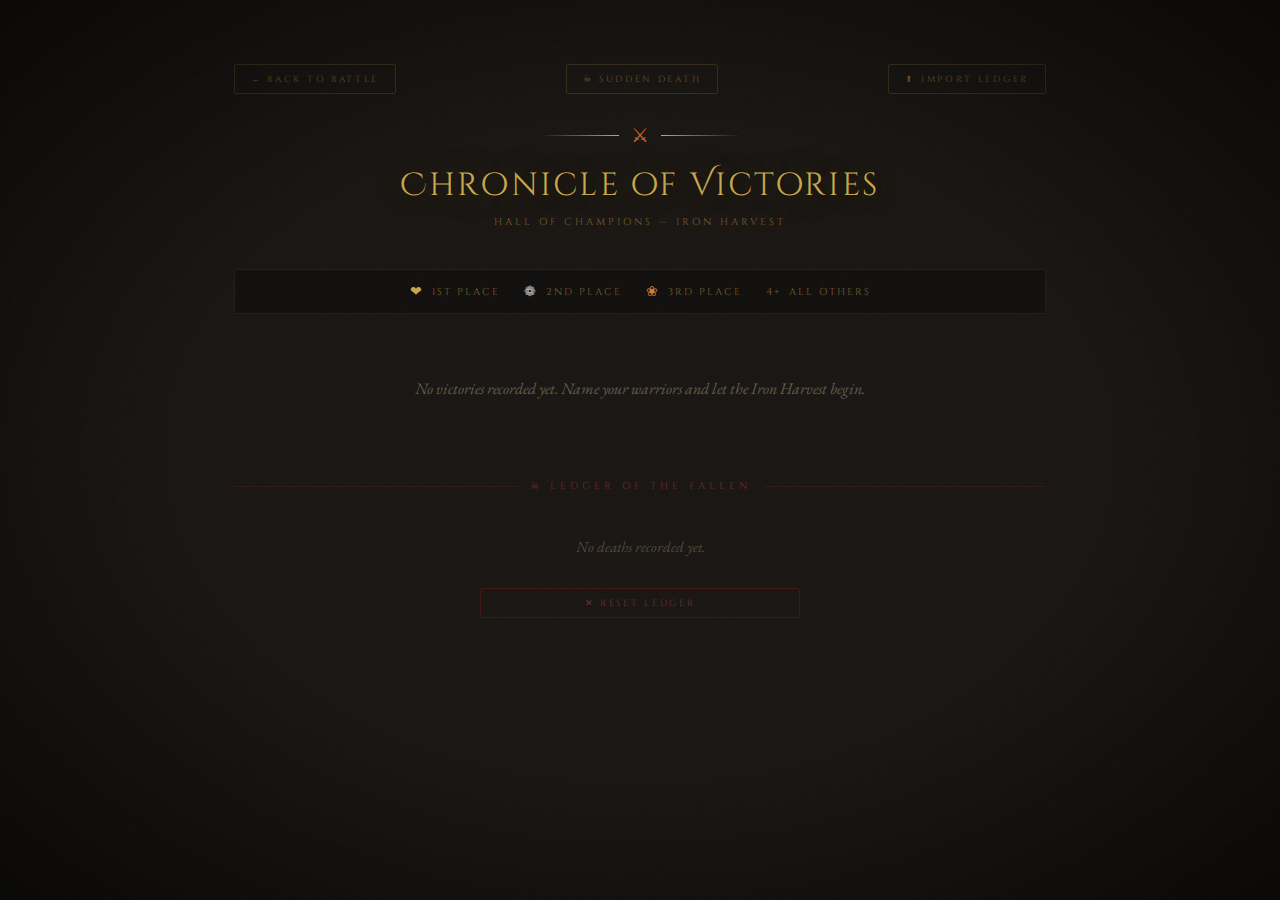
<file: ledger.html>
<!DOCTYPE html>
<html lang="en">
<head>
<meta charset="UTF-8">
<meta name="viewport" content="width=device-width, initial-scale=1.0">
<title>The Iron Harvest — Chronicle of Victories</title>
<link href="https://fonts.googleapis.com/css2?family=Cinzel+Decorative:wght@400;700;900&family=Cinzel:wght@400;600&family=EB+Garamond:ital,wght@0,400;0,500;1,400&display=swap" rel="stylesheet">
<link rel="stylesheet" href="iron-harvest.css">
</head>
<body>

<div class="container">

  <!-- ═══ LEDGER SECTION ═══ -->
  <div id="ledger-section" class="active">
    <div class="page-nav">
      <a href="index.html" class="btn-page-back">&#8592; Back to Battle</a>
      <a href="sudden-death.html" class="btn-import-link">&#9760; Sudden Death</a>
      <button class="btn-import-link" onclick="showImport()">&#x2B06; Import Ledger</button>
    </div>
    <div class="page-header">
      <div class="flame-divider">
        <div class="flame-line"></div>
        <div class="flame-icon">&#x2694;</div>
        <div class="flame-line r"></div>
      </div>
      <div class="page-title">Chronicle of Victories</div>
      <div class="page-subtitle">Hall of Champions — Iron Harvest</div>
    </div>
    <div class="rank-legend">
      <div class="rank-legend-item"><span class="rank-legend-symbol rank-1">&#x2764;</span> 1st Place</div>
      <div class="rank-legend-item"><span class="rank-legend-symbol rank-2">&#x2741;</span> 2nd Place</div>
      <div class="rank-legend-item"><span class="rank-legend-symbol rank-3">&#x2740;</span> 3rd Place</div>
      <div class="rank-legend-item"><span class="rank-legend-symbol rank-n">4+</span> All Others</div>
    </div>
    <div id="ledger-content" class="ledger-content"></div>
    <!-- Deaths section -->
    <div class="deaths-section-header">
      <div class="deaths-section-line"></div>
      <div class="deaths-section-title">&#x2620; Ledger of the Fallen</div>
      <div class="deaths-section-line"></div>
    </div>
    <div id="deaths-content"></div>

    <div class="ledger-actions">
      <button class="btn-download-wins" id="btn-download-ledger">&#x2B07; Download Ledger JSON</button>
      <button class="btn-reset-ledger" onclick="resetLedger()">&#x2715; Reset Ledger</button>
    </div>
  </div>

  <!-- ═══ IMPORT SECTION ═══ -->
  <div id="import-section">
    <div class="page-nav">
      <button class="btn-page-back" onclick="showLedger()">&#8592; Back to Ledger</button>
    </div>
    <div class="page-header">
      <div class="flame-divider">
        <div class="flame-line"></div>
        <div class="flame-icon">&#x2694;</div>
        <div class="flame-line r"></div>
      </div>
      <div class="page-title">Import Ledger</div>
      <div class="page-subtitle">Restore or Merge a Downloaded Chronicle</div>
    </div>
    <div class="import-panel">
      <div class="panel-title">&#x2756; Upload a Previous Ledger File</div>
      <p class="import-desc">Select a previously downloaded <code>iron-harvest-wins.json</code> file. Wins will be <strong>merged</strong> with the current ledger — existing entries keep whichever win count is higher.</p>
      <label class="import-file-label">
        <span id="import-file-text">Choose file…</span>
        <input type="file" id="import-file-input" accept=".json,application/json" onchange="handleImportFile(this)">
      </label>
      <div id="import-preview" class="import-preview" style="display:none;"></div>
      <div id="import-status" class="import-status"></div>
      <button class="btn-enter" id="btn-confirm-import" style="display:none;" onclick="confirmImport()">&#x2714; Merge &amp; Save</button>
    </div>
  </div>

</div>

<script>
const WIN_STORAGE_KEY = 'iron-harvest-wins';

function loadWinRecord() {
  try {
    const raw = localStorage.getItem(WIN_STORAGE_KEY);
    return raw ? JSON.parse(raw) : {};
  } catch (e) { return {}; }
}

function saveWinRecord(record) {
  try {
    localStorage.setItem(WIN_STORAGE_KEY, JSON.stringify(record));
  } catch (e) {}
}

function downloadWinsJSON(record) {
  const sorted = Object.entries(record)
    .sort((a, b) => b[1].wins - a[1].wins)
    .reduce((obj, [k, v]) => { obj[k] = v; return obj; }, {});
  const blob = new Blob([JSON.stringify(sorted, null, 2)], { type: 'application/json' });
  const url  = URL.createObjectURL(blob);
  const a    = document.createElement('a');
  a.href = url; a.download = 'iron-harvest-wins.json'; a.click();
  URL.revokeObjectURL(url);
}

// ── Ledger ──────────────────────────────────────────────────────────────────
function showLedger() {
  document.getElementById('import-section').classList.remove('active');
  document.getElementById('ledger-section').classList.add('active');
  renderLedger();
  renderDeaths();
}

function renderLedger() {
  const record  = loadWinRecord();
  const el      = document.getElementById('ledger-content');
  const dlBtn   = document.getElementById('btn-download-ledger');
  const entries = Object.entries(record).filter(([,d]) => d.wins > 0).sort((a, b) => b[1].wins - a[1].wins);

  if (entries.length === 0) {
    el.innerHTML = '<div class="ledger-empty">No victories recorded yet. Name your warriors and let the Iron Harvest begin.</div>';
    dlBtn.style.display = 'none';
    return;
  }

  dlBtn.style.display = '';
  dlBtn.onclick = () => downloadWinsJSON(record);

  const rankSymbol = i => {
    if (i === 0) return '&#x2764;';
    if (i === 1) return '&#x2741;';
    if (i === 2) return '&#x2740;';
    return i + 1;
  };

  const rows = entries.map(([name, data], i) => `
    <tr>
      <td class="col-rank rank-${i+1}">${rankSymbol(i)}</td>
      <td class="col-name">${name}</td>
      <td class="col-class">${data.class || '—'}</td>
      <td class="col-keep">${data.keep || '—'}</td>
      <td class="col-wins">${data.wins}</td>
    </tr>`).join('');

  el.innerHTML = `
    <table class="ledger-table">
      <thead><tr>
        <th></th>
        <th>Warrior</th>
        <th>Class</th>
        <th>Keep</th>
        <th class="col-wins">Wins</th>
      </tr></thead>
      <tbody>${rows}</tbody>
    </table>`;
}

function renderDeaths() {
  const record  = loadWinRecord();
  const el      = document.getElementById('deaths-content');
  if (!el) return;

  // Only show warriors who have at least one death recorded
  const entries = Object.entries(record)
    .filter(([, d]) => d.deaths > 0)
    .sort((a, b) => b[1].deaths - a[1].deaths);

  if (entries.length === 0) {
    el.innerHTML = '<div class="deaths-empty">No deaths recorded yet.</div>';
    return;
  }

  const rows = entries.map(([name, data]) => `
    <tr>
      <td class="col-name">${name}</td>
      <td class="col-last-death">${data.lastDeath || '—'}</td>
      <td class="col-deaths">${data.deaths}</td>
    </tr>`).join('');

  el.innerHTML = `
    <table class="deaths-table">
      <thead><tr>
        <th>Warrior</th>
        <th>Death Text</th>
        <th class="col-deaths">Deaths</th>
      </tr></thead>
      <tbody>${rows}</tbody>
    </table>`;
}

function resetLedger() {
  if (!confirm('Are you sure you want to reset the entire ledger? This cannot be undone.')) return;
  saveWinRecord({});
  renderLedger();
  renderDeaths();
}

// ── Import ───────────────────────────────────────────────────────────────────
let _pendingImport = null;

function showImport() {
  document.getElementById('ledger-section').classList.remove('active');
  document.getElementById('import-section').classList.add('active');
  _pendingImport = null;
  document.getElementById('import-preview').style.display = 'none';
  document.getElementById('import-preview').innerHTML = '';
  document.getElementById('import-status').textContent = '';
  document.getElementById('import-status').className = 'import-status';
  document.getElementById('btn-confirm-import').style.display = 'none';
  document.getElementById('import-file-text').textContent = 'Choose file…';
  document.getElementById('import-file-input').value = '';
}

async function handleImportFile(input) {
  const file = input.files[0];
  if (!file) return;
  document.getElementById('import-file-text').textContent = file.name;
  document.getElementById('import-status').textContent = '';
  document.getElementById('import-status').className = 'import-status';

  try {
    const text     = await file.text();
    const imported = JSON.parse(text);

    if (typeof imported !== 'object' || Array.isArray(imported) || Object.keys(imported).length === 0)
      throw new Error('Invalid format');
    const valid = Object.values(imported).every(v => v !== null && typeof v === 'object' && typeof v.wins === 'number');
    if (!valid) throw new Error('Invalid format');

    const current = loadWinRecord();
    _pendingImport = imported;

    const rows = Object.entries(imported).map(([name, data]) => {
      const existing = current[name];
      let mergeNote = '';
      if (existing) {
        if (data.wins > existing.wins)       mergeNote = `<span class="import-preview-merge">was ${existing.wins} → ${data.wins}</span>`;
        else if (data.wins === existing.wins) mergeNote = `<span class="import-preview-merge">no change</span>`;
        else                                  mergeNote = `<span class="import-preview-merge">kept at ${existing.wins}</span>`;
      } else {
        mergeNote = `<span class="import-preview-merge">new entry</span>`;
      }
      return `<div class="import-preview-row">
        <span class="import-preview-name">${name}</span>
        <span><span class="import-preview-wins">${data.wins} win${data.wins !== 1 ? 's' : ''}</span> ${mergeNote}</span>
      </div>`;
    }).join('');

    const preview = document.getElementById('import-preview');
    preview.innerHTML = rows;
    preview.style.display = 'block';
    document.getElementById('btn-confirm-import').style.display = 'block';

  } catch (e) {
    document.getElementById('import-status').textContent = 'Invalid file — must be a valid iron-harvest-wins.json';
    document.getElementById('import-status').className = 'import-status error';
    document.getElementById('import-preview').style.display = 'none';
    document.getElementById('btn-confirm-import').style.display = 'none';
    _pendingImport = null;
  }
}

function confirmImport() {
  if (!_pendingImport) return;
  const current = loadWinRecord();

  Object.entries(_pendingImport).forEach(([name, data]) => {
    if (!current[name]) {
      current[name] = data;
    } else if (data.wins > current[name].wins) {
      current[name].wins = data.wins;
    }
  });

  saveWinRecord(current);
  _pendingImport = null;

  const status = document.getElementById('import-status');
  status.textContent = 'Ledger merged successfully.';
  status.className = 'import-status success';
  document.getElementById('btn-confirm-import').style.display = 'none';

  setTimeout(() => showLedger(), 1200);
}

// Init
renderLedger();
renderDeaths();
</script>
</body>
</html>
</file>
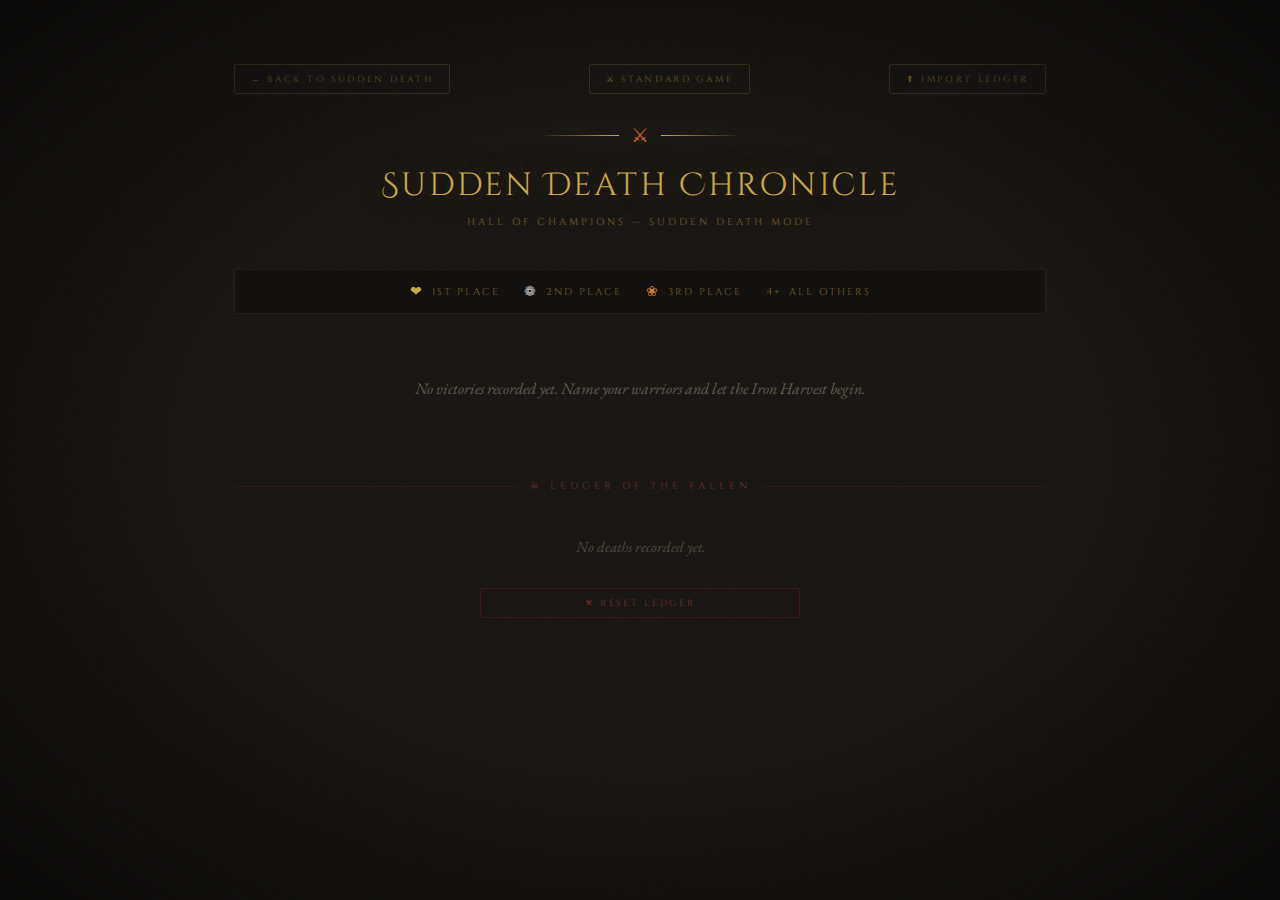
<file: sudden-death-ledger.html>
<!DOCTYPE html>
<html lang="en">
<head>
<meta charset="UTF-8">
<meta name="viewport" content="width=device-width, initial-scale=1.0">
<title>The Iron Harvest — Sudden Death Chronicle</title>
<link href="https://fonts.googleapis.com/css2?family=Cinzel+Decorative:wght@400;700;900&family=Cinzel:wght@400;600&family=EB+Garamond:ital,wght@0,400;0,500;1,400&display=swap" rel="stylesheet">
<link rel="stylesheet" href="iron-harvest.css">
</head>
<body>

<div class="container">

  <!-- ═══ LEDGER SECTION ═══ -->
  <div id="ledger-section" class="active">
    <div class="page-nav">
      <a href="sudden-death.html" class="btn-page-back">&#8592; Back to Sudden Death</a>
      <a href="index.html" class="btn-import-link">&#9876; Standard Game</a>
      <button class="btn-import-link" onclick="showImport()">&#x2B06; Import Ledger</button>
    </div>
    <div class="page-header">
      <div class="flame-divider">
        <div class="flame-line"></div>
        <div class="flame-icon">&#x2694;</div>
        <div class="flame-line r"></div>
      </div>
      <div class="page-title">Sudden Death Chronicle</div>
      <div class="page-subtitle">Hall of Champions — Sudden Death Mode</div>
    </div>
    <div class="rank-legend">
      <div class="rank-legend-item"><span class="rank-legend-symbol rank-1">&#x2764;</span> 1st Place</div>
      <div class="rank-legend-item"><span class="rank-legend-symbol rank-2">&#x2741;</span> 2nd Place</div>
      <div class="rank-legend-item"><span class="rank-legend-symbol rank-3">&#x2740;</span> 3rd Place</div>
      <div class="rank-legend-item"><span class="rank-legend-symbol rank-n">4+</span> All Others</div>
    </div>
    <div id="ledger-content" class="ledger-content"></div>
    <!-- Deaths section -->
    <div class="deaths-section-header">
      <div class="deaths-section-line"></div>
      <div class="deaths-section-title">&#x2620; Ledger of the Fallen</div>
      <div class="deaths-section-line"></div>
    </div>
    <div id="deaths-content"></div>

    <div class="ledger-actions">
      <button class="btn-download-wins" id="btn-download-ledger">&#x2B07; Download Ledger JSON</button>
      <button class="btn-reset-ledger" onclick="resetLedger()">&#x2715; Reset Ledger</button>
    </div>
  </div>

  <!-- ═══ IMPORT SECTION ═══ -->
  <div id="import-section">
    <div class="page-nav">
      <button class="btn-page-back" onclick="showLedger()">&#8592; Back to Ledger</button>
    </div>
    <div class="page-header">
      <div class="flame-divider">
        <div class="flame-line"></div>
        <div class="flame-icon">&#x2694;</div>
        <div class="flame-line r"></div>
      </div>
      <div class="page-title">Import Ledger</div>
      <div class="page-subtitle">Restore or Merge a Downloaded Chronicle</div>
    </div>
    <div class="import-panel">
      <div class="panel-title">&#x2756; Upload a Previous Ledger File</div>
      <p class="import-desc">Select a previously downloaded <code>iron-harvest-sd-wins.json</code> file. Wins will be <strong>merged</strong> with the current ledger — existing entries keep whichever win count is higher.</p>
      <label class="import-file-label">
        <span id="import-file-text">Choose file…</span>
        <input type="file" id="import-file-input" accept=".json,application/json" onchange="handleImportFile(this)">
      </label>
      <div id="import-preview" class="import-preview" style="display:none;"></div>
      <div id="import-status" class="import-status"></div>
      <button class="btn-enter" id="btn-confirm-import" style="display:none;" onclick="confirmImport()">&#x2714; Merge &amp; Save</button>
    </div>
  </div>

</div>

<script>
const WIN_STORAGE_KEY = 'iron-harvest-sd-wins';

function loadWinRecord() {
  try {
    const raw = localStorage.getItem(WIN_STORAGE_KEY);
    return raw ? JSON.parse(raw) : {};
  } catch (e) { return {}; }
}

function saveWinRecord(record) {
  try {
    localStorage.setItem(WIN_STORAGE_KEY, JSON.stringify(record));
  } catch (e) {}
}

function downloadWinsJSON(record) {
  const sorted = Object.entries(record)
    .sort((a, b) => b[1].wins - a[1].wins)
    .reduce((obj, [k, v]) => { obj[k] = v; return obj; }, {});
  const blob = new Blob([JSON.stringify(sorted, null, 2)], { type: 'application/json' });
  const url  = URL.createObjectURL(blob);
  const a    = document.createElement('a');
  a.href = url; a.download = 'iron-harvest-sd-wins.json'; a.click();
  URL.revokeObjectURL(url);
}

// ── Ledger ──────────────────────────────────────────────────────────────────
function showLedger() {
  document.getElementById('import-section').classList.remove('active');
  document.getElementById('ledger-section').classList.add('active');
  renderLedger();
  renderDeaths();
}

function renderLedger() {
  const record  = loadWinRecord();
  const el      = document.getElementById('ledger-content');
  const dlBtn   = document.getElementById('btn-download-ledger');
  const entries = Object.entries(record).filter(([,d]) => d.wins > 0).sort((a, b) => b[1].wins - a[1].wins);

  if (entries.length === 0) {
    el.innerHTML = '<div class="ledger-empty">No victories recorded yet. Name your warriors and let the Iron Harvest begin.</div>';
    dlBtn.style.display = 'none';
    return;
  }

  dlBtn.style.display = '';
  dlBtn.onclick = () => downloadWinsJSON(record);

  const rankSymbol = i => {
    if (i === 0) return '&#x2764;';
    if (i === 1) return '&#x2741;';
    if (i === 2) return '&#x2740;';
    return i + 1;
  };

  const rows = entries.map(([name, data], i) => `
    <tr>
      <td class="col-rank rank-${i+1}">${rankSymbol(i)}</td>
      <td class="col-name">${name}</td>
      <td class="col-class">${data.class || '—'}</td>
      <td class="col-keep">${data.keep || '—'}</td>
      <td class="col-wins">${data.wins}</td>
    </tr>`).join('');

  el.innerHTML = `
    <table class="ledger-table">
      <thead><tr>
        <th></th>
        <th>Warrior</th>
        <th>Class</th>
        <th>Keep</th>
        <th class="col-wins">Wins</th>
      </tr></thead>
      <tbody>${rows}</tbody>
    </table>`;
}

function renderDeaths() {
  const record  = loadWinRecord();
  const el      = document.getElementById('deaths-content');
  if (!el) return;

  // Only show warriors who have at least one death recorded
  const entries = Object.entries(record)
    .filter(([, d]) => d.deaths > 0)
    .sort((a, b) => b[1].deaths - a[1].deaths);

  if (entries.length === 0) {
    el.innerHTML = '<div class="deaths-empty">No deaths recorded yet.</div>';
    return;
  }

  const rows = entries.map(([name, data]) => `
    <tr>
      <td class="col-name">${name}</td>
      <td class="col-last-death">${data.lastDeath || '—'}</td>
      <td class="col-deaths">${data.deaths}</td>
    </tr>`).join('');

  el.innerHTML = `
    <table class="deaths-table">
      <thead><tr>
        <th>Warrior</th>
        <th>Death Text</th>
        <th class="col-deaths">Deaths</th>
      </tr></thead>
      <tbody>${rows}</tbody>
    </table>`;
}

function resetLedger() {
  if (!confirm('Are you sure you want to reset the entire ledger? This cannot be undone.')) return;
  saveWinRecord({});
  renderLedger();
  renderDeaths();
}

// ── Import ───────────────────────────────────────────────────────────────────
let _pendingImport = null;

function showImport() {
  document.getElementById('ledger-section').classList.remove('active');
  document.getElementById('import-section').classList.add('active');
  _pendingImport = null;
  document.getElementById('import-preview').style.display = 'none';
  document.getElementById('import-preview').innerHTML = '';
  document.getElementById('import-status').textContent = '';
  document.getElementById('import-status').className = 'import-status';
  document.getElementById('btn-confirm-import').style.display = 'none';
  document.getElementById('import-file-text').textContent = 'Choose file…';
  document.getElementById('import-file-input').value = '';
}

async function handleImportFile(input) {
  const file = input.files[0];
  if (!file) return;
  document.getElementById('import-file-text').textContent = file.name;
  document.getElementById('import-status').textContent = '';
  document.getElementById('import-status').className = 'import-status';

  try {
    const text     = await file.text();
    const imported = JSON.parse(text);

    if (typeof imported !== 'object' || Array.isArray(imported) || Object.keys(imported).length === 0)
      throw new Error('Invalid format');
    const valid = Object.values(imported).every(v => v !== null && typeof v === 'object' && typeof v.wins === 'number');
    if (!valid) throw new Error('Invalid format');

    const current = loadWinRecord();
    _pendingImport = imported;

    const rows = Object.entries(imported).map(([name, data]) => {
      const existing = current[name];
      let mergeNote = '';
      if (existing) {
        if (data.wins > existing.wins)       mergeNote = `<span class="import-preview-merge">was ${existing.wins} → ${data.wins}</span>`;
        else if (data.wins === existing.wins) mergeNote = `<span class="import-preview-merge">no change</span>`;
        else                                  mergeNote = `<span class="import-preview-merge">kept at ${existing.wins}</span>`;
      } else {
        mergeNote = `<span class="import-preview-merge">new entry</span>`;
      }
      return `<div class="import-preview-row">
        <span class="import-preview-name">${name}</span>
        <span><span class="import-preview-wins">${data.wins} win${data.wins !== 1 ? 's' : ''}</span> ${mergeNote}</span>
      </div>`;
    }).join('');

    const preview = document.getElementById('import-preview');
    preview.innerHTML = rows;
    preview.style.display = 'block';
    document.getElementById('btn-confirm-import').style.display = 'block';

  } catch (e) {
    document.getElementById('import-status').textContent = 'Invalid file — must be a valid iron-harvest-sd-wins.json';
    document.getElementById('import-status').className = 'import-status error';
    document.getElementById('import-preview').style.display = 'none';
    document.getElementById('btn-confirm-import').style.display = 'none';
    _pendingImport = null;
  }
}

function confirmImport() {
  if (!_pendingImport) return;
  const current = loadWinRecord();

  Object.entries(_pendingImport).forEach(([name, data]) => {
    if (!current[name]) {
      current[name] = data;
    } else if (data.wins > current[name].wins) {
      current[name].wins = data.wins;
    }
  });

  saveWinRecord(current);
  _pendingImport = null;

  const status = document.getElementById('import-status');
  status.textContent = 'Ledger merged successfully.';
  status.className = 'import-status success';
  document.getElementById('btn-confirm-import').style.display = 'none';

  setTimeout(() => showLedger(), 1200);
}

// Init
renderLedger();
renderDeaths();
</script>
</body>
</html>
</file>
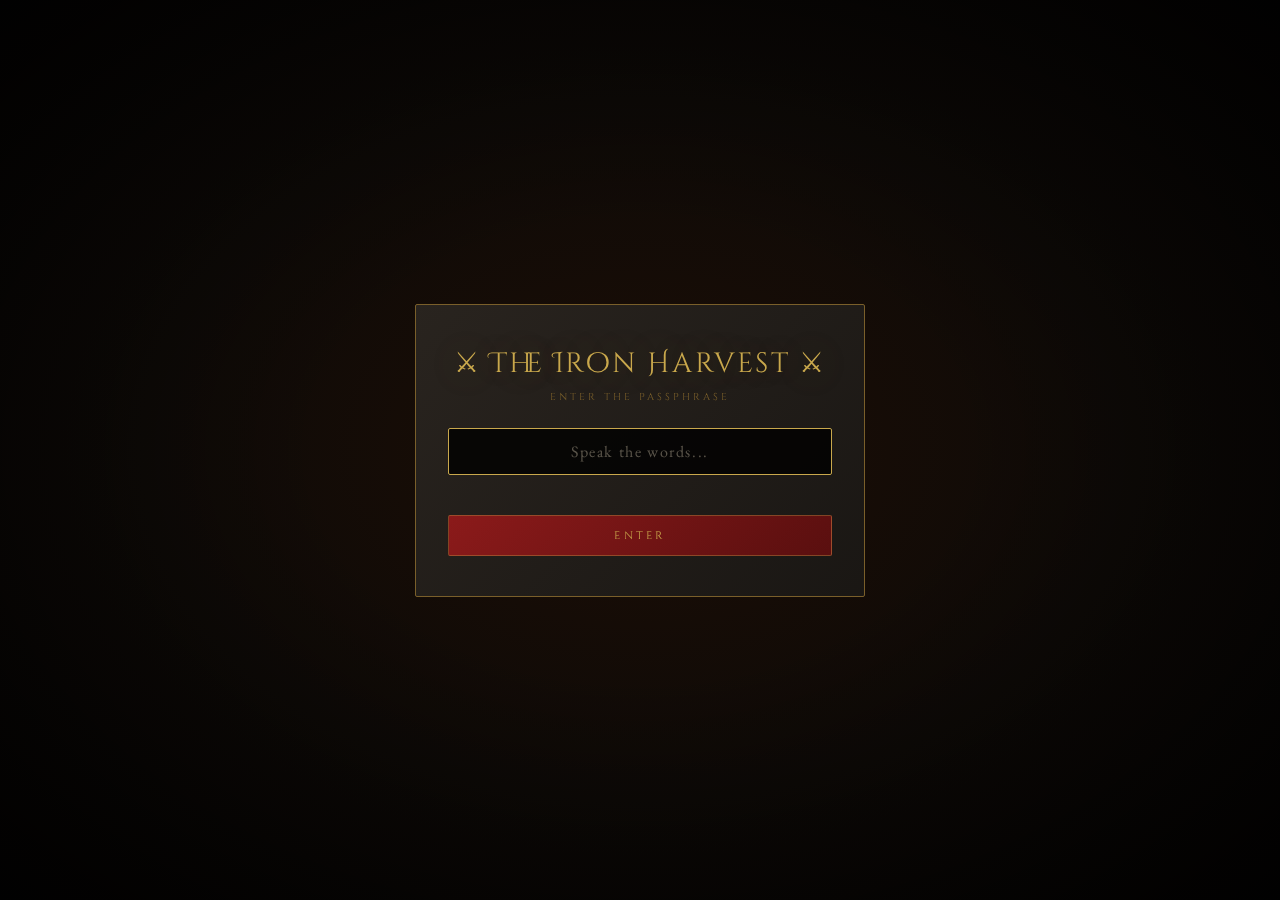
<file: sudden-death.html>
<!DOCTYPE html>
<html lang="en">
<head>
<meta charset="UTF-8">
<meta name="viewport" content="width=device-width, initial-scale=1.0">
<title>The Iron Harvest — Sudden Death</title>
<link href="https://fonts.googleapis.com/css2?family=Cinzel+Decorative:wght@400;700;900&family=Cinzel:wght@400;600&family=EB+Garamond:ital,wght@0,400;0,500;1,400&display=swap" rel="stylesheet">
<style>
  :root {
    --gold: #c9a84c;
    --gold-dim: #7a5f2a;
    --blood: #8b1a1a;
    --ash: #1a1714;
    --parchment: #e8dcc8;
    --ember: #d4622a;
    --text: #d4c9b0;
  }

  * { margin: 0; padding: 0; box-sizing: border-box; }

  body {
    background: var(--ash);
    color: var(--text);
    font-family: 'EB Garamond', serif;
    font-size: 17px;
    min-height: 100vh;
    overflow-x: hidden;
  }

  body::before {
    content: '';
    position: fixed; inset: 0;
    background-image: url("data:image/svg+xml,%3Csvg viewBox='0 0 256 256' xmlns='http://www.w3.org/2000/svg'%3E%3Cfilter id='noise'%3E%3CfeTurbulence type='fractalNoise' baseFrequency='0.9' numOctaves='4' stitchTiles='stitch'/%3E%3C/filter%3E%3Crect width='100%25' height='100%25' filter='url(%23noise)' opacity='0.04'/%3E%3C/svg%3E");
    pointer-events: none; z-index: 1000; opacity: 0.35;
  }

  body::after {
    content: '';
    position: fixed; inset: 0;
    background: radial-gradient(ellipse at center, transparent 50%, rgba(0,0,0,0.65) 100%);
    pointer-events: none; z-index: 999;
  }

  .container { max-width: 860px; margin: 0 auto; padding: 40px 24px 80px; position: relative; z-index: 1; }

  header { text-align: center; padding: 48px 0 32px; }

  .flame-divider { display: flex; align-items: center; gap: 12px; justify-content: center; margin-bottom: 20px; }
  .flame-line { height: 1px; width: 80px; background: linear-gradient(90deg, transparent, var(--gold)); }
  .flame-line.r { background: linear-gradient(90deg, var(--gold), transparent); }
  .flame-icon { color: var(--ember); font-size: 20px; animation: flicker 2s ease-in-out infinite; }

  @keyframes b-pulse {
    from { opacity: 0.55; text-shadow: 0 0 20px rgba(201,168,76,0.2); }
    to   { opacity: 1;    text-shadow: 0 0 50px rgba(201,168,76,0.6); }
  }
  @keyframes flicker {
    0%,100% { opacity:1; transform:scaleY(1); }
    50%      { opacity:0.65; transform:scaleY(0.88); }
  }

  h1 {
    font-family: 'Cinzel Decorative', serif;
    font-size: clamp(22px, 5vw, 38px);
    color: var(--gold);
    letter-spacing: 0.08em;
    text-shadow: 0 0 40px rgba(201,168,76,0.3);
  }

  .subtitle {
    font-family: 'Cinzel', serif;
    font-size: 11px; letter-spacing: 0.3em;
    color: var(--gold-dim); margin-top: 10px; text-transform: uppercase;
  }

  /* Sudden Death badge */
  .sd-badge {
    display: inline-block; margin-top: 10px;
    font-family: 'Cinzel', serif; font-size: 9px; letter-spacing: 0.3em;
    text-transform: uppercase; padding: 4px 14px; border-radius: 2px;
    color: rgba(195,68,68,0.9); background: rgba(139,26,26,0.15);
    border: 1px solid rgba(139,26,26,0.35);
  }

  /* Setup */
  #setup-panel {
    background: linear-gradient(135deg, rgba(42,37,32,0.92), rgba(26,23,20,0.96));
    border: 1px solid var(--gold-dim); border-radius: 2px; padding: 32px; margin: 28px 0; position: relative;
  }
  #setup-panel::before {
    content: ''; position: absolute; inset: 4px;
    border: 1px solid rgba(201,168,76,0.07); pointer-events: none;
  }
  .panel-title {
    font-family: 'Cinzel', serif; font-size: 10px; letter-spacing: 0.45em;
    color: var(--gold-dim); text-transform: uppercase;
    margin-bottom: 20px; padding-bottom: 10px;
    border-bottom: 1px solid rgba(201,168,76,0.12);
  }
  .top-row { display: grid; grid-template-columns: 1fr; gap: 16px; margin-bottom: 24px; }
  label {
    display: block; font-family: 'Cinzel', serif; font-size: 10px;
    letter-spacing: 0.25em; color: var(--gold-dim); text-transform: uppercase; margin-bottom: 7px;
  }
  select {
    width: 100%; background: rgba(0,0,0,0.45); border: 1px solid rgba(201,168,76,0.2);
    color: var(--parchment); font-family: 'EB Garamond', serif; font-size: 15px;
    padding: 9px 12px; border-radius: 2px; outline: none; transition: border-color 0.2s;
  }
  select:focus { border-color: var(--gold); background: rgba(0,0,0,0.65); }
  select option { background: #1a1714; }
  .warrior-name-section { border-top: 1px solid rgba(201,168,76,0.1); padding-top: 22px; }
  .warrior-grid { display: grid; grid-template-columns: repeat(auto-fill, minmax(185px, 1fr)); gap: 10px; }
  .warrior-card { background: rgba(0,0,0,0.3); border: 1px solid rgba(201,168,76,0.14); border-radius: 2px; overflow: hidden; }
  .warrior-card-header {
    display: flex; justify-content: space-between; align-items: center;
    padding: 5px 10px; background: rgba(201,168,76,0.05);
    border-bottom: 1px solid rgba(201,168,76,0.1);
  }
  .warrior-num-label { font-family: 'Cinzel', serif; font-size: 9px; letter-spacing: 0.2em; color: var(--gold-dim); text-transform: uppercase; }
  .class-badge {
    font-family: 'Cinzel', serif; font-size: 8px; letter-spacing: 0.15em; text-transform: uppercase;
    padding: 2px 7px; border-radius: 10px; color: var(--ember);
    background: rgba(212,98,42,0.1); border: 1px solid rgba(212,98,42,0.2); white-space: nowrap;
  }
  .warrior-card input {
    width: 100%; background: transparent; border: none; color: var(--parchment);
    font-family: 'EB Garamond', serif; font-size: 15px; padding: 8px 10px; outline: none;
  }
  .warrior-card input::placeholder { color: rgba(212,200,176,0.32); }
  .warrior-card input:focus { background: rgba(201,168,76,0.04); }
  .warrior-card .keep-tag {
    font-family: 'Cinzel', serif; font-size: 8px; letter-spacing: 0.15em;
    color: rgba(122,95,42,0.65); text-transform: uppercase; padding: 0 10px 7px;
  }

  /* Add warrior button */
  .btn-add-warrior {
    width: 100%; margin-top: 14px; padding: 10px;
    background: transparent;
    border: 1px dashed rgba(201,168,76,0.25); color: var(--gold-dim);
    font-family: 'Cinzel', serif; font-size: 10px; letter-spacing: 0.3em;
    text-transform: uppercase; cursor: pointer; border-radius: 2px; transition: all 0.2s;
  }
  .btn-add-warrior:hover { border-color: var(--gold); color: var(--gold); background: rgba(201,168,76,0.04); }

  .btn-enter {
    width: 100%; margin-top: 24px; padding: 15px;
    background: linear-gradient(135deg, #6b0f0f, #3a0808);
    border: 1px solid rgba(195,68,68,0.4); color: rgba(195,68,68,0.9);
    font-family: 'Cinzel', serif; font-size: 12px; letter-spacing: 0.35em;
    text-transform: uppercase; cursor: pointer; border-radius: 2px; transition: all 0.3s;
  }
  .btn-enter:hover {
    background: linear-gradient(135deg, #8b1a1a, #5a0f0f);
    border-color: rgba(195,68,68,0.8); box-shadow: 0 0 30px rgba(139,26,26,0.5); letter-spacing: 0.44em;
  }
  .btn-enter:disabled { opacity: 0.4; cursor: not-allowed; }

  /* Game */
  #game-area { display: none; position: relative; }
  .game-layout { display: flex; align-items: flex-start; position: relative; }
  .game-main { flex: 1; min-width: 0; }

  /* Side panels */
  .side-panel {
    position: fixed; top: 24px; z-index: 2000;
    width: 220px; min-width: 220px;
    background: linear-gradient(135deg, rgba(42,37,32,0.95), rgba(26,23,20,0.98));
    border: 1px solid var(--gold-dim); border-radius: 2px;
    overflow: hidden; transition: width 0.3s ease, min-width 0.3s ease;
  }
  .side-panel.collapsed { width: 48px; min-width: 48px; }
  .side-panel.collapsed .gm-body,
  .side-panel.collapsed .gm-warrior-list,
  .side-panel.collapsed .gm-title { display: none; }

  #nav-panel { left: 12px; }
  #nav-panel.collapsed .gm-toggle { transform: rotate(-90deg); }
  #nav-panel.collapsed .gm-header { border-bottom: none; }

  #game-master-panel { right: 12px; }
  #game-master-panel.collapsed .gm-toggle { transform: rotate(90deg); }
  #game-master-panel.collapsed .gm-header { border-bottom: none; }

  .gm-header {
    font-family: 'Cinzel', serif; font-size: 10px; letter-spacing: 0.35em;
    color: var(--parchment); text-transform: uppercase;
    text-shadow: 0 0 8px rgba(201,168,76,0.5);
    padding: 12px 14px; cursor: pointer; user-select: none;
    background: rgba(0,0,0,0.2); border-bottom: 1px solid rgba(201,168,76,0.12);
    display: flex; align-items: center; gap: 8px;
  }
  .gm-header:hover { background: rgba(201,168,76,0.06); }
  .gm-toggle { font-size: 12px; color: var(--gold-dim); transition: transform 0.25s ease; }
  .gm-body { padding: 10px 12px 14px; }
  .gm-warrior-list { display: flex; flex-direction: column; gap: 6px; }
  .gm-warrior-row {
    display: flex; align-items: center; justify-content: space-between; gap: 8px;
    padding: 6px 8px; background: rgba(0,0,0,0.25); border-radius: 2px;
    border: 1px solid rgba(201,168,76,0.1);
  }
  .gm-warrior-name {
    font-family: 'Cinzel', serif; font-size: 10px; letter-spacing: 0.12em;
    color: var(--text); flex: 1; min-width: 0; overflow: hidden; text-overflow: ellipsis;
  }
  .gm-warrior-row.dead .gm-warrior-name { color: rgba(195,68,68,1); }
  .gm-revive-btn {
    width: 26px; height: 26px; flex-shrink: 0;
    display: flex; align-items: center; justify-content: center;
    background: rgba(201,168,76,0.15); border: 1px solid rgba(201,168,76,0.3);
    color: var(--gold); font-size: 12px; cursor: pointer; border-radius: 2px; transition: all 0.2s;
  }
  .gm-revive-btn:hover { background: rgba(201,168,76,0.3); border-color: var(--gold); }
  .gm-revive-btn.hidden { display: none; }

  .tracker {
    background: rgba(0,0,0,0.5); border: 1px solid rgba(201,168,76,0.12);
    padding: 14px 18px; margin-bottom: 24px; border-radius: 2px;
  }
  .tracker-stats { display: flex; gap: 24px; margin-bottom: 12px; flex-wrap: wrap; align-items: center; }
  .stat-chip { font-family: 'Cinzel', serif; font-size: 10px; letter-spacing: 0.25em; color: var(--gold-dim); text-transform: uppercase; }
  .stat-chip span { color: var(--gold); }
  .warrior-chips { display: flex; flex-wrap: wrap; gap: 6px; }
  .warrior-chip {
    font-family: 'Cinzel', serif; font-size: 9px; letter-spacing: 0.12em;
    padding: 3px 10px; border-radius: 20px; text-transform: uppercase; white-space: nowrap; transition: all 0.4s;
  }
  .chip-alive { background: rgba(201,168,76,0.08); color: var(--gold); border: 1px solid rgba(201,168,76,0.22); }
  .chip-dead  { background: rgba(139,26,26,0.07); color: rgba(195,68,68,1); border: 1px solid rgba(139,26,26,0.14); }

  /* Sudden Death indicator on tracker */
  .sd-indicator {
    font-family: 'Cinzel', serif; font-size: 9px; letter-spacing: 0.25em;
    color: rgba(195,68,68,0.7); text-transform: uppercase;
    border: 1px solid rgba(139,26,26,0.3); padding: 2px 8px; border-radius: 2px;
    background: rgba(139,26,26,0.08);
  }

  .round-block { margin-bottom: 24px; transition: opacity 0.6s ease; border: 1px solid rgba(201,168,76,0.12); border-radius: 2px; overflow: hidden; }
  @keyframes fadeIn { from { opacity:0; transform:translateY(6px); } to { opacity:1; transform:translateY(0); } }

  .round-header {
    font-family: 'Cinzel', serif; font-size: 10px; letter-spacing: 0.5em;
    color: var(--ember); text-transform: uppercase;
    display: flex; align-items: center; gap: 10px;
    padding: 12px 14px; cursor: pointer; user-select: none;
    background: rgba(0,0,0,0.2); border-bottom: 1px solid rgba(201,168,76,0.08);
    transition: background 0.2s;
  }
  .round-header:hover { background: rgba(201,168,76,0.06); }
  .round-header::after { content: ''; flex: 1; height: 1px; background: linear-gradient(90deg, rgba(212,98,42,0.4), transparent); }
  .round-header .collapse-icon { font-size: 12px; color: var(--gold-dim); transition: transform 0.25s ease; }
  .round-block.collapsed .collapse-icon { transform: rotate(-90deg); }
  .round-block.collapsed .round-header { border-bottom: none; }

  .round-body { max-height: 4000px; overflow: hidden; transition: max-height 0.4s ease; }
  .round-block.collapsed .round-body { max-height: 0 !important; }
  .round-body-inner { padding: 12px 14px 14px; }

  .warrior-events { border: 1px solid rgba(201,168,76,0.1); border-radius: 2px; overflow: hidden; margin-bottom: 12px; }
  .event-row { display: grid; grid-template-columns: 148px 1fr; border-bottom: 1px solid rgba(201,168,76,0.06); }
  .event-row:last-child { border-bottom: none; }
  .event-who {
    padding: 10px 12px; border-right: 1px solid rgba(201,168,76,0.07);
    display: flex; flex-direction: column; gap: 3px; justify-content: center;
  }
  .event-who-name { font-family: 'Cinzel', serif; font-size: 10px; letter-spacing: 0.12em; text-transform: uppercase; color: var(--gold-dim); }
  .event-who-class { font-family: 'Cinzel', serif; font-size: 8px; letter-spacing: 0.15em; text-transform: uppercase; color: rgba(212,98,42,0.55); }
  .event-body { padding: 10px 14px; font-size: 15px; line-height: 1.55; color: var(--text); display: flex; align-items: flex-start; }
  .event-tag {
    display: inline-block; flex-shrink: 0; font-family: 'Cinzel', serif;
    font-size: 8px; letter-spacing: 0.18em; text-transform: uppercase;
    padding: 2px 7px; border-radius: 2px; margin-right: 8px; margin-top: 2px;
  }
  .tag-action      { background: rgba(201,168,76,0.1); color: #a88030; border: 1px solid rgba(201,168,76,0.18); }
  .tag-consequence { background: rgba(212,98,42,0.1); color: var(--ember); border: 1px solid rgba(212,98,42,0.2); }
  .tag-death       { background: rgba(139,26,26,0.18); color: #c04040; border: 1px solid rgba(139,26,26,0.28); }

  .round-summary {
    background: rgba(0,0,0,0.3); border: 1px solid rgba(201,168,76,0.1);
    border-left: 3px solid var(--gold-dim); padding: 13px 16px; border-radius: 0 2px 2px 0;
  }
  .summary-label { font-family: 'Cinzel', serif; font-size: 9px; letter-spacing: 0.4em; color: var(--gold-dim); text-transform: uppercase; margin-bottom: 6px; }
  .summary-text { font-style: italic; color: var(--parchment); line-height: 1.65; font-size: 16px; }
  .deaths-banner { font-family: 'Cinzel', serif; font-size: 10px; letter-spacing: 0.2em; color: #c04040; text-transform: uppercase; margin-top: 8px; padding-top: 8px; border-top: 1px solid rgba(139,26,26,0.2); }

  #status-area { display: flex; align-items: center; gap: 14px; margin-bottom: 20px; min-height: 44px; }
  .status-msg { font-family: 'Cinzel', serif; font-size: 10px; letter-spacing: 0.3em; color: var(--gold-dim); text-transform: uppercase; display: flex; align-items: center; gap: 10px; }
  .btn-next {
    padding: 10px 28px; background: rgba(42,37,32,0.8);
    border: 1px solid rgba(201,168,76,0.25); color: var(--gold-dim);
    font-family: 'Cinzel', serif; font-size: 10px; letter-spacing: 0.3em;
    text-transform: uppercase; cursor: pointer; border-radius: 2px; transition: all 0.2s;
  }
  .btn-next:hover { border-color: var(--gold); color: var(--gold); background: rgba(201,168,76,0.07); }
  .btn-next:disabled { opacity: 0.3; cursor: not-allowed; }
  .btn-start-over {
    width: 100%; margin-top: 10px; padding: 8px; background: transparent;
    border: 1px solid rgba(139,26,26,0.35); color: rgba(195,68,68,0.6);
    font-family: 'Cinzel', serif; font-size: 9px; letter-spacing: 0.3em;
    text-transform: uppercase; cursor: pointer; border-radius: 2px; transition: all 0.2s;
  }
  .btn-start-over:hover { border-color: rgba(195,68,68,0.7); color: rgba(195,68,68,0.9); background: rgba(139,26,26,0.08); }
  .btn-logout {
    width: 100%; padding: 8px; background: transparent;
    border: 1px solid rgba(122,95,42,0.2); color: rgba(122,95,42,0.6);
    font-family: 'Cinzel', serif; font-size: 9px; letter-spacing: 0.3em;
    text-transform: uppercase; cursor: pointer; border-radius: 2px; transition: all 0.2s;
  }
  .btn-logout:hover { border-color: rgba(122,95,42,0.5); color: var(--gold-dim); background: rgba(122,95,42,0.06); }

  .outcome-screen { text-align: center; padding: 56px 20px; animation: fadeIn 1s ease-out; }
  .outcome-title { font-family: 'Cinzel Decorative', serif; font-size: clamp(24px, 5vw, 40px); margin-bottom: 16px; }
  .victory { color: var(--gold); text-shadow: 0 0 40px rgba(201,168,76,0.5); }
  .champion-name { font-weight: bold; font-style: normal; color: var(--gold); font-size: 20px; margin-bottom: 16px; }
  .outcome-text { font-style: italic; color: var(--text); max-width: 520px; margin: 0 auto 32px; line-height: 1.85; font-size: 17px; }
  .btn-restart { background: transparent; border: 1px solid var(--gold-dim); color: var(--gold-dim); font-family: 'Cinzel', serif; font-size: 11px; letter-spacing: 0.3em; text-transform: uppercase; padding: 12px 32px; cursor: pointer; border-radius: 2px; transition: all 0.3s; }
  .btn-restart:hover { border-color: var(--gold); color: var(--gold); }
  .btn-download-wins {
    width: 100%; max-width: 280px; padding: 8px; background: transparent;
    border: 1px solid rgba(201,168,76,0.25); color: var(--gold-dim);
    font-family: 'Cinzel', serif; font-size: 9px; letter-spacing: 0.3em;
    text-transform: uppercase; cursor: pointer; border-radius: 2px; transition: all 0.2s; margin: 0 auto 20px; display: block;
  }
  .btn-download-wins:hover { border-color: var(--gold); color: var(--gold); background: rgba(201,168,76,0.06); }

  #battle-overlay {
    position: fixed; inset: 0; z-index: 2000;
    display: none; flex-direction: column;
    align-items: center; justify-content: center;
    background: radial-gradient(ellipse at center, #1c0e06 0%, #0e0a07 55%, #050302 100%);
    opacity: 0;
  }
  #battle-overlay::after {
    content: ''; position: absolute; inset: 0; pointer-events: none;
    background: radial-gradient(ellipse at center, transparent 35%, rgba(0,0,0,0.75) 100%);
  }
  .battle-content { position: relative; z-index: 1; display: flex; flex-direction: column; align-items: center; }
  .battle-day-label {
    font-family: 'Cinzel', serif; font-size: 11px; letter-spacing: 0.55em; text-transform: uppercase;
    color: var(--gold-dim); margin-bottom: 14px; animation: b-pulse 1.2s ease-in-out infinite alternate;
  }
  .battle-title {
    font-family: 'Cinzel Decorative', serif; font-size: clamp(20px, 4vw, 32px);
    color: rgba(195,68,68,0.9); letter-spacing: 0.07em;
    text-shadow: 0 0 40px rgba(139,26,26,0.6); margin-bottom: 8px;
    animation: b-pulse 0.9s ease-in-out infinite alternate;
  }
  .battle-arena { display: flex; align-items: center; justify-content: center; gap: 24px; margin-top: 8px; }
  .sword-left, .sword-right {
    font-size: 72px; line-height: 1; user-select: none;
    filter: drop-shadow(0 0 10px rgba(195,68,68,0.5));
  }
  .sword-left  { transform: rotate(-45deg); }
  .sword-right { transform: rotate(45deg) scaleX(-1); }

  ::-webkit-scrollbar { width: 4px; }
  ::-webkit-scrollbar-track { background: var(--ash); }
  ::-webkit-scrollbar-thumb { background: var(--gold-dim); border-radius: 2px; }

  /* Password Modal */
  #password-modal {
    position: fixed; inset: 0; z-index: 10000;
    display: flex; align-items: center; justify-content: center;
    background: radial-gradient(ellipse at center, #1c0e06 0%, #0e0a07 55%, #050302 100%);
  }
  #password-modal::after {
    content: ''; position: absolute; inset: 0; pointer-events: none;
    background: radial-gradient(ellipse at center, transparent 35%, rgba(0,0,0,0.75) 100%);
  }
  .password-content {
    position: relative; z-index: 1;
    background: linear-gradient(135deg, rgba(42,37,32,0.95), rgba(26,23,20,0.98));
    border: 1px solid var(--gold-dim); border-radius: 2px;
    padding: 40px 32px; max-width: 450px; width: 90%; text-align: center;
  }
  .password-title { font-family: 'Cinzel Decorative', serif; font-size: clamp(20px, 4vw, 28px); color: var(--gold); letter-spacing: 0.08em; text-shadow: 0 0 40px rgba(201,168,76,0.3); margin-bottom: 8px; }
  .password-subtitle { font-family: 'Cinzel', serif; font-size: 10px; letter-spacing: 0.3em; color: var(--gold-dim); margin-bottom: 24px; text-transform: uppercase; }
  .password-input {
    width: 100%; background: rgba(0,0,0,0.6); border: 1px solid rgba(201,168,76,0.3);
    color: var(--parchment); font-family: 'EB Garamond', serif; font-size: 16px;
    padding: 12px 16px; border-radius: 2px; outline: none; transition: border-color 0.2s;
    margin-bottom: 20px; text-align: center; letter-spacing: 0.1em;
  }
  .password-input:focus { border-color: var(--gold); background: rgba(0,0,0,0.8); }
  .password-input::placeholder { color: rgba(212,200,176,0.4); }
  .password-error { color: rgba(139,26,26,0.8); font-size: 12px; margin-top: -16px; margin-bottom: 16px; font-family: 'Cinzel', serif; letter-spacing: 0.15em; text-transform: uppercase; min-height: 20px; }
  .password-submit {
    width: 100%; padding: 12px;
    background: linear-gradient(135deg, var(--blood), #5a0f0f);
    border: 1px solid rgba(201,168,76,0.35); color: var(--gold);
    font-family: 'Cinzel', serif; font-size: 11px; letter-spacing: 0.3em;
    text-transform: uppercase; cursor: pointer; border-radius: 2px; transition: all 0.3s;
  }
  .password-submit:hover { background: linear-gradient(135deg, #a01f1f, var(--blood)); border-color: var(--gold); box-shadow: 0 0 30px rgba(139,26,26,0.4); }
  body.locked { overflow: hidden; }
  body.locked > .container { display: none; }

  .gm-panel-actions { display: flex; flex-direction: column; gap: 6px; margin-top: 10px; }
  .btn-gm-ledger {
    width: 100%; padding: 8px; background: transparent;
    border: 1px solid rgba(201,168,76,0.25); color: var(--gold-dim);
    font-family: 'Cinzel', serif; font-size: 9px; letter-spacing: 0.3em;
    text-transform: uppercase; cursor: pointer; border-radius: 2px; transition: all 0.2s;
  }
  .btn-gm-ledger:hover { border-color: var(--gold); color: var(--gold); background: rgba(201,168,76,0.06); }
</style>
</head>
<body class="locked">

<!-- ═══ PASSWORD MODAL ═══ -->
<div id="password-modal">
  <div class="password-content">
    <div class="password-title">⚔ The Iron Harvest ⚔</div>
    <div class="password-subtitle">Enter the Passphrase</div>
    <input type="password" id="password-input" class="password-input" placeholder="Speak the words..." autofocus>
    <div class="password-error" id="password-error"></div>
    <button class="password-submit" onclick="checkPassword()">Enter</button>
  </div>
</div>

<!-- ═══ BATTLE OVERLAY ═══ -->
<div id="battle-overlay">
  <div class="battle-content">
    <div class="battle-day-label" id="battle-day-label">Day 1</div>
    <div class="battle-title">Sudden Death</div>
    <div class="battle-arena">
      <div class="sword-left">🗡️</div>
      <div class="sword-right">🗡️</div>
    </div>
  </div>
</div>

<div class="container">

  <header>
    <img src="images/logo.png" width="400px">
    <div class="flame-divider">
      <div class="flame-line"></div>
      <div class="flame-icon">☠</div>
      <div class="flame-line r"></div>
    </div>
    <div class="subtitle" id="subtitle-motto"></div>
    <div class="sd-badge">☠ Sudden Death Mode — No Grace Period</div>
  </header>

  <div id="setup-panel">
    <div class="panel-title">☠ Summon the Warriors</div>
    <div class="top-row">
      <div>
        <label>The Iron Harvest Ground</label>
        <select id="arena-type">
          <option value="a cursed cathedral ruin choked with fog and fallen masonry">Cursed Cathedral Ruins</option>
          <option value="a labyrinthine dungeon beneath a collapsed fortress">Fortress Dungeon</option>
          <option value="a frozen moor haunted by spectral knights and black ice">Frozen Haunted Moor</option>
          <option value="a plague-ravaged village with rotting barricades and poisoned wells">Plague Village</option>
          <option value="a drowned castle whose flooded halls conceal sea serpents">Drowned Castle</option>
          <option value="a volcanic crater worshipped as a god's forge, raining embers">The God's Forge</option>
          <option value="an ancient colosseum overgrown with bloodthorn vines and crumbling arches">Bloodthorn Colosseum</option>
        </select>
      </div>
    </div>
    <div class="warrior-name-section">
      <div class="panel-title">✦ Name the Warriors — leave blank for defaults</div>
      <div class="warrior-grid" id="warrior-grid"></div>
      <button class="btn-add-warrior" id="btn-add-warrior" onclick="addWarriorCard()">+ Add Warrior</button>
    </div>
    <button class="btn-enter" id="btn-enter" onclick="startGame()" disabled>Loading chronicles…</button>
  </div>

  <!-- Navigation Panel (left) -->
  <div id="nav-panel" class="side-panel collapsed">
    <div class="gm-header" onclick="toggleNavPanel()" role="button" tabindex="0">
      <span class="gm-toggle">▼</span>
      <span class="gm-title">Navigation</span>
    </div>
    <div class="gm-body">
      <div class="gm-panel-actions">
        <button class="btn-gm-ledger" onclick="window.location.href='guide.html'">📖 Guide</button>
        <button class="btn-gm-ledger" onclick="window.location.href='index.html'">⚔ Standard Game</button>
        <button class="btn-gm-ledger" onclick="window.location.href='sudden-death-ledger.html'">📜 SD Ledger</button>
        <button class="btn-logout" onclick="logout()">⇥ Logout</button>
      </div>
    </div>
  </div>

  <!-- Game Master Panel (right) -->
  <div id="game-master-panel" class="side-panel collapsed" style="display:none;">
    <div class="gm-header" onclick="toggleGameMasterPanel()" role="button" tabindex="0">
      <span class="gm-toggle">▼</span>
      <span class="gm-title">Game Master</span>
    </div>
    <div class="gm-body">
      <div class="gm-warrior-list" id="gm-warrior-list"></div>
      <div class="gm-panel-actions">
        <button class="btn-start-over" id="btn-start-over" onclick="clearGameState(); location.reload()" style="display:none;">↺ Start Over</button>
      </div>
    </div>
  </div>

  <div id="game-area">
    <div class="game-layout">
      <div class="game-main">
        <div class="tracker" id="tracker"></div>
        <div id="story-log"></div>
        <div id="status-area"></div>
      </div>
    </div>
  </div>

</div>

<script>
// ═══════════════════════════════════════════════════════════════════════════
// PASSWORD PROTECTION
// ═══════════════════════════════════════════════════════════════════════════
function unlock() {
  document.getElementById('password-modal').style.display = 'none';
  document.body.classList.remove('locked');
  sessionStorage.setItem('ih-auth', '1');
}

function checkPassword() {
  const input = document.getElementById('password-input');
  const error = document.getElementById('password-error');
  const entered = input.value.trim().toLowerCase();
  const _0x = atob('aHlwZWhvdXNl');
  if (entered === _0x.toLowerCase()) {
    input.value = ''; error.textContent = ''; unlock();
  } else {
    error.textContent = 'Incorrect passphrase. Try again.';
    input.value = ''; input.focus();
  }
}

function logout() {
  sessionStorage.removeItem('ih-auth');
  location.reload();
}

document.addEventListener('DOMContentLoaded', function() {
  setRandomSubtitle();
  if (sessionStorage.getItem('ih-auth') === '1') unlock();
  const passwordInput = document.getElementById('password-input');
  if (passwordInput) passwordInput.addEventListener('keydown', e => { if (e.key === 'Enter') checkPassword(); });
  window._domReady = true;
  if (window._eventsReady) restoreGame();
});

// ═══════════════════════════════════════════════════════════════════════════
// SUBTITLE
// ═══════════════════════════════════════════════════════════════════════════
const SUBTITLE_MOTTOS = [
  'Death Comes on the First Dawn',
  'No Grace. No Mercy. No Quarter.',
  'Every Day Is Your Last',
  'The Harvest Waits for No One'
];

function setRandomSubtitle() {
  const el = document.getElementById('subtitle-motto');
  if (el) el.textContent = SUBTITLE_MOTTOS[Math.floor(Math.random() * SUBTITLE_MOTTOS.length)];
}

setRandomSubtitle();
</script>
<script src="events.js"></script>
<script>
// ═══════════════════════════════════════════════════════════════════════════
// GAME STATE PERSISTENCE
// ═══════════════════════════════════════════════════════════════════════════
const STATE_STORAGE_KEY = 'iron-harvest-sd-state';

function saveGameState() {
  try {
    const serialisable = { ...state, usedA: [...state.usedA], usedC: [...state.usedC], usedD: [...state.usedD] };
    sessionStorage.setItem(STATE_STORAGE_KEY, JSON.stringify(serialisable));
  } catch(e) {}
}

function clearGameState() { sessionStorage.removeItem(STATE_STORAGE_KEY); }

function loadGameState() {
  try {
    const raw = sessionStorage.getItem(STATE_STORAGE_KEY);
    if (!raw) return null;
    const parsed = JSON.parse(raw);
    parsed.usedA = new Set(parsed.usedA || []);
    parsed.usedC = new Set(parsed.usedC || []);
    parsed.usedD = new Set(parsed.usedD || []);
    return parsed;
  } catch(e) { return null; }
}

// ═══════════════════════════════════════════════════════════════════════════
// EVENT LOADING
// ═══════════════════════════════════════════════════════════════════════════
window.onEventsReady = function(pools) {
  window.EVENT_POOLS = pools;
  const btn = document.getElementById('btn-enter');
  if (btn) { btn.disabled = false; btn.textContent = '☠ Sound the Death Knell'; }
  window._eventsReady = true;
  if (window._domReady) restoreGame();
};

function restoreGame() {
  const saved = loadGameState();
  if (!saved || !saved.tributes || saved.round < 1) return;

  state = saved;
  document.getElementById('setup-panel').style.display = 'none';
  document.getElementById('game-area').style.display   = 'block';
  updateTracker();

  const log = document.getElementById('story-log');
  log.innerHTML = '';

  saved.history.forEach((entry, idx) => {
    const dayNum = idx + 1;
    const block = document.createElement('div');
    block.className = 'round-block collapsed';
    block.dataset.round = String(dayNum);
    block.innerHTML = `
      <div class="round-header" onclick="toggleRoundBlock(this)" role="button" tabindex="0" aria-expanded="false">
        <span class="collapse-icon">▼</span>
        Day ${dayNum}
      </div>
      <div class="round-body">
        <div class="round-body-inner">
          <div class="round-summary">
            <div class="summary-label">Day Summary</div>
            <div class="summary-text">${entry.replace(/^Day \d+: /, '')}</div>
          </div>
        </div>
      </div>`;
    log.appendChild(block);
  });

  const survivors = state.tributes.filter(t => t.alive);
  const gameOver  = survivors.length <= 1;

  if (gameOver) {
    showOutcome(survivors[0] || null);
  } else {
    setStatus('next', `${survivors.length} warrior${survivors.length !== 1 ? 's' : ''} remain — chronicle restored to Day ${state.round}`);
  }
}

// ═══════════════════════════════════════════════════════════════════════════
// OVERLAY
// ═══════════════════════════════════════════════════════════════════════════
function showBattleOverlay(dayNum) {
  const overlay = document.getElementById('battle-overlay');
  document.getElementById('battle-day-label').textContent = `Day ${dayNum}`;
  overlay.style.display = 'flex'; overlay.style.transition = 'none'; overlay.style.opacity = '0';
  void overlay.offsetWidth;
  overlay.style.transition = 'opacity 0.4s ease'; overlay.style.opacity = '1';
}

function hideBattleOverlay() {
  return new Promise(resolve => {
    const overlay = document.getElementById('battle-overlay');
    overlay.style.transition = 'opacity 0.65s ease'; overlay.style.opacity = '0';
    setTimeout(() => { overlay.style.display = 'none'; resolve(); }, 700);
  });
}

// ═══════════════════════════════════════════════════════════════════════════
// SETUP DATA
// ═══════════════════════════════════════════════════════════════════════════
const DEFAULT_NAMES = [
  'Aldric','Morrigan','Brennan','Isolde','Godfrey','Seraphine','Caius','Rowena',
  'Theron','Elspeth','Draven','Celestine','Osric','Vespera','Lucian','Gwyneth',
  'Alaric','Thessaly','Corvus','Briar','Edwyn','Nightshade','Roland','Vesper'
];
const CLASSES = [
  'Knight','Dark Mage','Plague Doctor','Siege Master','Inquisitor','Sellsword',
  'Shadow Monk','Warlock','Flagellant','Ironclad','Witch Hunter','Death Herald'
];
const KEEPS = [
  'Ashenveil','Dreadmoor','Grimholt','Ironspire','Ravenwatch','Soulbarrow',
  'Thorngate','Wraithfen','Blackmere','Dunspire','Fanghold','Mordenvast'
];

const MAX_WARRIORS = 24;

// ═══════════════════════════════════════════════════════════════════════════
// STATE & UTILITIES
// ═══════════════════════════════════════════════════════════════════════════
let sessionCards = [];
let state = {};

function rand(arr)   { return arr[Math.floor(Math.random() * arr.length)]; }
function shuffle(arr){ const a=[...arr]; for(let i=a.length-1;i>0;i--){const j=Math.floor(Math.random()*(i+1));[a[i],a[j]]=[a[j],a[i]];} return a; }
function fill(t, n)  { return t.replace(/\{name\}/g, n); }
function pickUnique(pool, used) {
  if (used.size >= pool.length) used.clear();
  let idx;
  do { idx = Math.floor(Math.random() * pool.length); } while (used.has(idx));
  used.add(idx); return pool[idx];
}

// ═══════════════════════════════════════════════════════════════════════════
// WARRIOR CARD MANAGEMENT
// ═══════════════════════════════════════════════════════════════════════════
function buildCard(i) {
  const usedNames = sessionCards.map(c => c.defaultName);
  const available = shuffle(DEFAULT_NAMES).filter(n => !usedNames.includes(n));
  const defaultName = available[0] || `Warrior ${i + 1}`;
  return { cls: rand(CLASSES), keep: rand(KEEPS), defaultName };
}

function renderAllCards() {
  const grid = document.getElementById('warrior-grid');
  grid.innerHTML = sessionCards.map((c, i) => `
    <div class="warrior-card" id="card-${i}">
      <div class="warrior-card-header">
        <span class="warrior-num-label">${i + 1}</span>
        <span class="class-badge">${c.cls}</span>
      </div>
      <input type="text" id="t-${i}" placeholder="${c.defaultName}" maxlength="22">
      <div class="keep-tag">Keep: ${c.keep}</div>
    </div>`).join('');
  const addBtn = document.getElementById('btn-add-warrior');
  if (addBtn) addBtn.style.display = sessionCards.length >= MAX_WARRIORS ? 'none' : '';
}

function addWarriorCard() {
  if (sessionCards.length >= MAX_WARRIORS) return;
  sessionCards.push(buildCard(sessionCards.length));
  renderAllCards();
}

// Initialise with 1 card
sessionCards.push(buildCard(0));
renderAllCards();
updateGameMasterPanel();

// ═══════════════════════════════════════════════════════════════════════════
// START
// ═══════════════════════════════════════════════════════════════════════════
function startGame() {
  if (!window.EVENT_POOLS) { alert('Event chronicles failed to load. Please refresh.'); return; }
  const arena = document.getElementById('arena-type').value;
  const tributes = sessionCards.map((c, i) => {
    const el   = document.getElementById(`t-${i}`);
    const name = (el && el.value.trim()) || c.defaultName;
    return { id: i, name, cls: c.cls, keep: c.keep, alive: true };
  });
  state = { tributes, arena, round: 0, history: [], usedA: new Set(), usedC: new Set(), usedD: new Set() };
  document.getElementById('setup-panel').style.display = 'none';
  document.getElementById('game-area').style.display   = 'block';
  updateTracker();
  showBattleOverlay(1);
  runRound();
}

// ═══════════════════════════════════════════════════════════════════════════
// TRACKER
// ═══════════════════════════════════════════════════════════════════════════
function updateTracker() {
  const alive = state.tributes.filter(t => t.alive).length;
  document.getElementById('tracker').innerHTML = `
    <div class="tracker-stats">
      <div class="stat-chip">Day <span>${state.round}</span></div>
      <div class="stat-chip">Survivors <span>${alive} / ${state.tributes.length}</span></div>
      <div class="sd-indicator">☠ Sudden Death</div>
    </div>
    <div class="warrior-chips">
      ${state.tributes.map(t => `
        <div class="warrior-chip ${t.alive ? 'chip-alive' : 'chip-dead'}" title="${t.cls} · ${t.keep}">
          ${t.name}
        </div>`).join('')}
    </div>`;
  updateGameMasterPanel();
}

function toggleNavPanel() {
  const p = document.getElementById('nav-panel'); if (p) p.classList.toggle('collapsed');
}
function toggleGameMasterPanel() {
  const p = document.getElementById('game-master-panel'); if (p) p.classList.toggle('collapsed');
}

function updateGameMasterPanel() {
  const panel    = document.getElementById('game-master-panel');
  const navPanel = document.getElementById('nav-panel');
  const list     = document.getElementById('gm-warrior-list');
  const startOverBtn = document.getElementById('btn-start-over');
  if (!panel || !list) return;
  if (state.tributes && state.round >= 1) {
    panel.style.display = '';
    if (navPanel) navPanel.style.display = 'none';
    list.innerHTML = state.tributes.map(t => `
      <div class="gm-warrior-row ${t.alive ? '' : 'dead'}">
        <span class="gm-warrior-name">${t.name}</span>
        <button class="gm-revive-btn ${t.alive ? 'hidden' : ''}" onclick="reviveWarrior(${t.id}); event.stopPropagation();" title="Revive">✧</button>
      </div>`).join('');
    if (startOverBtn) startOverBtn.style.display = '';
  } else {
    panel.style.display = 'none';
    if (navPanel) navPanel.style.display = '';
    list.innerHTML = '';
    if (startOverBtn) startOverBtn.style.display = 'none';
  }
}

function reviveWarrior(id) {
  const t = state.tributes.find(x => x.id === id);
  if (t && !t.alive) { t.alive = true; delete t._death; updateTracker(); }
}

// ═══════════════════════════════════════════════════════════════════════════
// STATUS
// ═══════════════════════════════════════════════════════════════════════════
function setStatus(mode, label) {
  const area = document.getElementById('status-area');
  if (mode === 'next') {
    area.innerHTML = `
      <button class="btn-next" id="next-btn" onclick="advanceRound()">▶ Next Day</button>
      <div class="status-msg">${label || ''}</div>`;
  } else { area.innerHTML = ''; }
}

function advanceRound() {
  document.getElementById('next-btn').disabled = true;
  setStatus('');
  showBattleOverlay(state.round + 1);
  runRound();
}

function toggleRoundBlock(headerEl) {
  const block = headerEl.closest('.round-block');
  if (!block) return;
  block.classList.toggle('collapsed');
  headerEl.setAttribute('aria-expanded', block.classList.contains('collapsed') ? 'false' : 'true');
}

// ═══════════════════════════════════════════════════════════════════════════
// LOCAL SUMMARY FALLBACK
// ═══════════════════════════════════════════════════════════════════════════
function buildFallbackSummary(day, events, dead, survivors, arena) {
  const OPENERS = [
    `The ${ordinal(day)} day of the Harvest drew a bloody veil across the arena.`,
    `As dusk settled over the arena, the chronicle scribe recorded another grim reckoning.`,
    `The Gauntlet exacted its toll on the ${ordinal(day)} day, as it always does.`,
    `Another day bled into darkness within the cursed grounds.`,
    `The ${ordinal(day)} day of blood and shadow drew to its inevitable close.`,
    `Torchlight guttered and the death knells rang as the ${ordinal(day)} day expired.`,
    `The lord's herald scratched fresh tallies into the chronicle as day ${day} concluded.`,
    `No mercy was offered, and none was sought, as the ${ordinal(day)} day drew its curtain.`,
  ];
  const DEATH_LINES = {
    0: [
      `Not one warrior fell today — a rare mercy, or perhaps merely a postponement.`,
      `The Gauntlet claimed no lives this day, though it came close enough to be felt.`,
      `By some dark providence, all warriors lived to see the next dawn.`,
    ],
    1: [
      `One warrior was taken from the field, their name added to the growing ledger of the fallen.`,
      `A single death knell rang out across the grounds — one fewer soul to contest the crown.`,
      `One more name was struck from the rolls of the living before nightfall.`,
    ],
  };
  const MANY_DEAD = [
    `${dead.length} warriors were struck from the living rolls before the day was out — the field grows ever thinner.`,
    `${dead.length} death knells rang in succession, each one tightening the noose around the survivors.`,
    `The day's toll was heavy: ${dead.length} fell, and the chronicle grows darker with each entry.`,
  ];
  const SURVIVOR_LINES = {
    many: [
      `${survivors.length} warriors yet draw breath and sharpen their resolve for what comes next.`,
      `${survivors.length} souls remain — each one wary, each one watching the shadows for what the next day brings.`,
    ],
    few: [
      `Only ${survivors.length} remain now. The end of the Harvest draws near.`,
      `${survivors.length} warriors stand between the crown and the grave. The tension is absolute.`,
    ],
    one: [
      `One warrior stands alone. The Iron Harvest has found its champion.`,
      `A single soul remains where many began. The chronicle is nearly complete.`,
    ],
  };
  function ordinal(n) { const s=['th','st','nd','rd'],v=n%100; return n+(s[(v-20)%10]||s[v]||s[0]); }
  function pick(arr) { return arr[Math.floor(Math.random() * arr.length)]; }
  const opener = pick(OPENERS);
  let deathLine;
  if (dead.length === 0)      deathLine = pick(DEATH_LINES[0]);
  else if (dead.length === 1) deathLine = pick(DEATH_LINES[1]);
  else                        deathLine = pick(MANY_DEAD);
  let survivorLine;
  if (survivors.length === 0)      survivorLine = 'None walk away. The Harvest has consumed them all.';
  else if (survivors.length === 1) survivorLine = pick(SURVIVOR_LINES.one);
  else if (survivors.length <= 3)  survivorLine = pick(SURVIVOR_LINES.few);
  else                             survivorLine = pick(SURVIVOR_LINES.many);
  return `${opener} ${deathLine} ${survivorLine}`;
}

// ═══════════════════════════════════════════════════════════════════════════
// CORE ROUND — Sudden Death: flat 15% from Day 1, no survival pardon
// ═══════════════════════════════════════════════════════════════════════════
async function runRound() {
  state.round++;
  const MIN_ANIM_MS = 3000;
  const animStart   = Date.now();

  const alive = state.tributes.filter(t => t.alive);

  // ── 1. Deaths — 15% flat rate from Day 1, no grace period ─────────────────
  const diedThisRound = [];
  const assignDeath = t => {
    t.alive = false;
    t._death = fill(pickUnique(window.EVENT_POOLS.deaths, state.usedD), t.name);
    diedThisRound.push(t);
  };

  let aliveCount = alive.length;
  for (const t of shuffle(alive)) {
    if (aliveCount <= 1) break;
    if (Math.random() < 0.15) { assignDeath(t); aliveCount--; }
  }

  // ── 2. Events ─────────────────────────────────────────────────────────────
  const deadIds = new Set(diedThisRound.map(d => d.id));
  const events = alive.map(t => {
    if (deadIds.has(t.id))     return { warrior:t, type:'death',       text: t._death };
    if (Math.random() < 0.6)  return { warrior:t, type:'action',       text: fill(pickUnique(window.EVENT_POOLS.actions,      state.usedA), t.name) };
    return                            { warrior:t, type:'consequence', text: fill(pickUnique(window.EVENT_POOLS.consequences, state.usedC), t.name) };
  });

  // ── 3. Build block ────────────────────────────────────────────────────────
  const deathNames   = diedThisRound.map(t => t.name);
  const deathsBanner = deathNames.length ? `<div class="deaths-banner">☠ Fallen: ${deathNames.join(', ')}</div>` : '';
  const eventsHTML   = events.map(ev => {
    const lbl = ev.type === 'death' ? '☠ Slain' : ev.type === 'consequence' ? 'Consequence' : 'Action';
    return `<div class="event-row">
      <div class="event-who">
        <div class="event-who-name">${ev.warrior.name}</div>
        <div class="event-who-class">${ev.warrior.cls}</div>
        <span class="event-tag tag-${ev.type}">${lbl}</span>
      </div>
      <div class="event-body">${ev.text}</div>
    </div>`;
  }).join('');

  document.querySelectorAll('#story-log .round-block').forEach(b => b.classList.add('collapsed'));

  const block         = document.createElement('div');
  block.className     = 'round-block';
  block.style.opacity = '0';
  block.dataset.round = String(state.round);
  block.innerHTML     = `
    <div class="round-header" onclick="toggleRoundBlock(this)" role="button" tabindex="0" aria-expanded="true">
      <span class="collapse-icon">▼</span>
      Day ${state.round}
    </div>
    <div class="round-body">
      <div class="round-body-inner">
        <div class="warrior-events">${eventsHTML}</div>
        <div class="round-summary">
          <div class="summary-label">Day Summary</div>
          <div class="summary-text" id="summary-${state.round}"><span style="opacity:0.4;font-style:italic;">The scribe composes the record…</span></div>
          ${deathsBanner}
        </div>
      </div>
    </div>`;
  document.getElementById('story-log').appendChild(block);
  updateTracker();
  saveGameState();

  const survivors = state.tributes.filter(t => t.alive);
  // No survival pardon — only last standing or all fallen
  const gameOver = survivors.length <= 1;

  // ── 4. Summary ────────────────────────────────────────────────────────────
  const summaryText = buildFallbackSummary(state.round, events, diedThisRound, survivors, state.arena);
  state.history.push(`Day ${state.round}: ${summaryText}`);

  // ── 5. Animate ────────────────────────────────────────────────────────────
  const elapsed = Date.now() - animStart;
  if (elapsed < MIN_ANIM_MS) await new Promise(r => setTimeout(r, MIN_ANIM_MS - elapsed));

  const el = document.getElementById(`summary-${state.round}`);
  if (el) el.innerHTML = summaryText;

  await hideBattleOverlay();
  block.scrollIntoView({ behavior: 'smooth', block: 'start' });
  void block.offsetWidth;
  block.style.transition = 'opacity 0.55s ease';
  block.style.opacity    = '1';

  // ── 6. Continue or end ────────────────────────────────────────────────────
  if (gameOver) {
    await showOutcome(survivors[0] || null);
  } else {
    setStatus('next', `${survivors.length} warrior${survivors.length !== 1 ? 's' : ''} remain`);
  }
}

// ═══════════════════════════════════════════════════════════════════════════
// WIN TRACKING — separate storage key for Sudden Death
// ═══════════════════════════════════════════════════════════════════════════
const WIN_STORAGE_KEY = 'iron-harvest-sd-wins';

function loadWinRecord() {
  try { const raw = localStorage.getItem(WIN_STORAGE_KEY); return raw ? JSON.parse(raw) : {}; }
  catch (e) { return {}; }
}

function saveWinRecord(record) {
  try { localStorage.setItem(WIN_STORAGE_KEY, JSON.stringify(record)); } catch (e) {}
}

function recordWins(victors, defaultNames) {
  const customVictors = victors.filter(v => !defaultNames.includes(v.name));
  const fallen = state.tributes.filter(t => !t.alive && !defaultNames.includes(t.name));
  const record = loadWinRecord();

  fallen.forEach(v => {
    if (!record[v.name]) record[v.name] = { wins: 0, deaths: 0 };
    if (!record[v.name].deaths) record[v.name].deaths = 0;
    record[v.name].deaths++;
    record[v.name].lastDeath = v._death || null;
    record[v.name].class = v.cls;
    record[v.name].keep  = v.keep;
  });

  if (customVictors.length === 0) {
    if (fallen.length > 0) saveWinRecord(record);
    return fallen.length > 0 ? record : null;
  }

  customVictors.forEach(v => {
    if (!record[v.name]) record[v.name] = { wins: 0, deaths: 0 };
    record[v.name].wins++;
    record[v.name].class = v.cls;
    record[v.name].keep  = v.keep;
  });

  saveWinRecord(record);
  return record;
}

// ═══════════════════════════════════════════════════════════════════════════
// OUTCOME
// ═══════════════════════════════════════════════════════════════════════════
async function showOutcome(victor) {
  clearGameState();
  setStatus('');
  const screen = document.createElement('div');
  screen.className = 'outcome-screen';

  if (victor) {
    const summaryText = `Stands alone as the last survivor of the Sudden Death Harvest after ${state.round} brutal days. No pardon was offered — only survival.`;
    const record = recordWins([victor], DEFAULT_NAMES);
    const isCustom = !DEFAULT_NAMES.includes(victor.name);
    const ledgerBtn = record && isCustom
      ? `<button class="btn-download-wins" onclick="window.location.href='sudden-death-ledger.html'">📜 View SD Chronicle</button>`
      : '';
    screen.innerHTML = `
      <div class="outcome-title victory">⚜ Champion ⚜</div>
      <div class="champion-name">${victor.name}, ${victor.cls} of ${victor.keep}</div>
      <div class="outcome-text">${summaryText}</div>
      ${ledgerBtn}
      <button class="btn-restart" onclick="location.reload()">Sound the Death Knell Again</button>`;
  } else {
    recordWins([], DEFAULT_NAMES);
    screen.innerHTML = `
      <div class="outcome-title" style="color:var(--gold-dim);">✦ All Fallen ✦</div>
      <div class="outcome-text">
        Every warrior has perished. The Sudden Death Harvest claims all —
        a dark omen the lord has never witnessed before. There is no Champion.
      </div>
      <button class="btn-restart" onclick="location.reload()">Sound the Death Knell Again</button>`;
  }
  document.getElementById('story-log').appendChild(screen);
  screen.scrollIntoView({ behavior: 'smooth' });
}
</script>
</body>
</html>
</file>
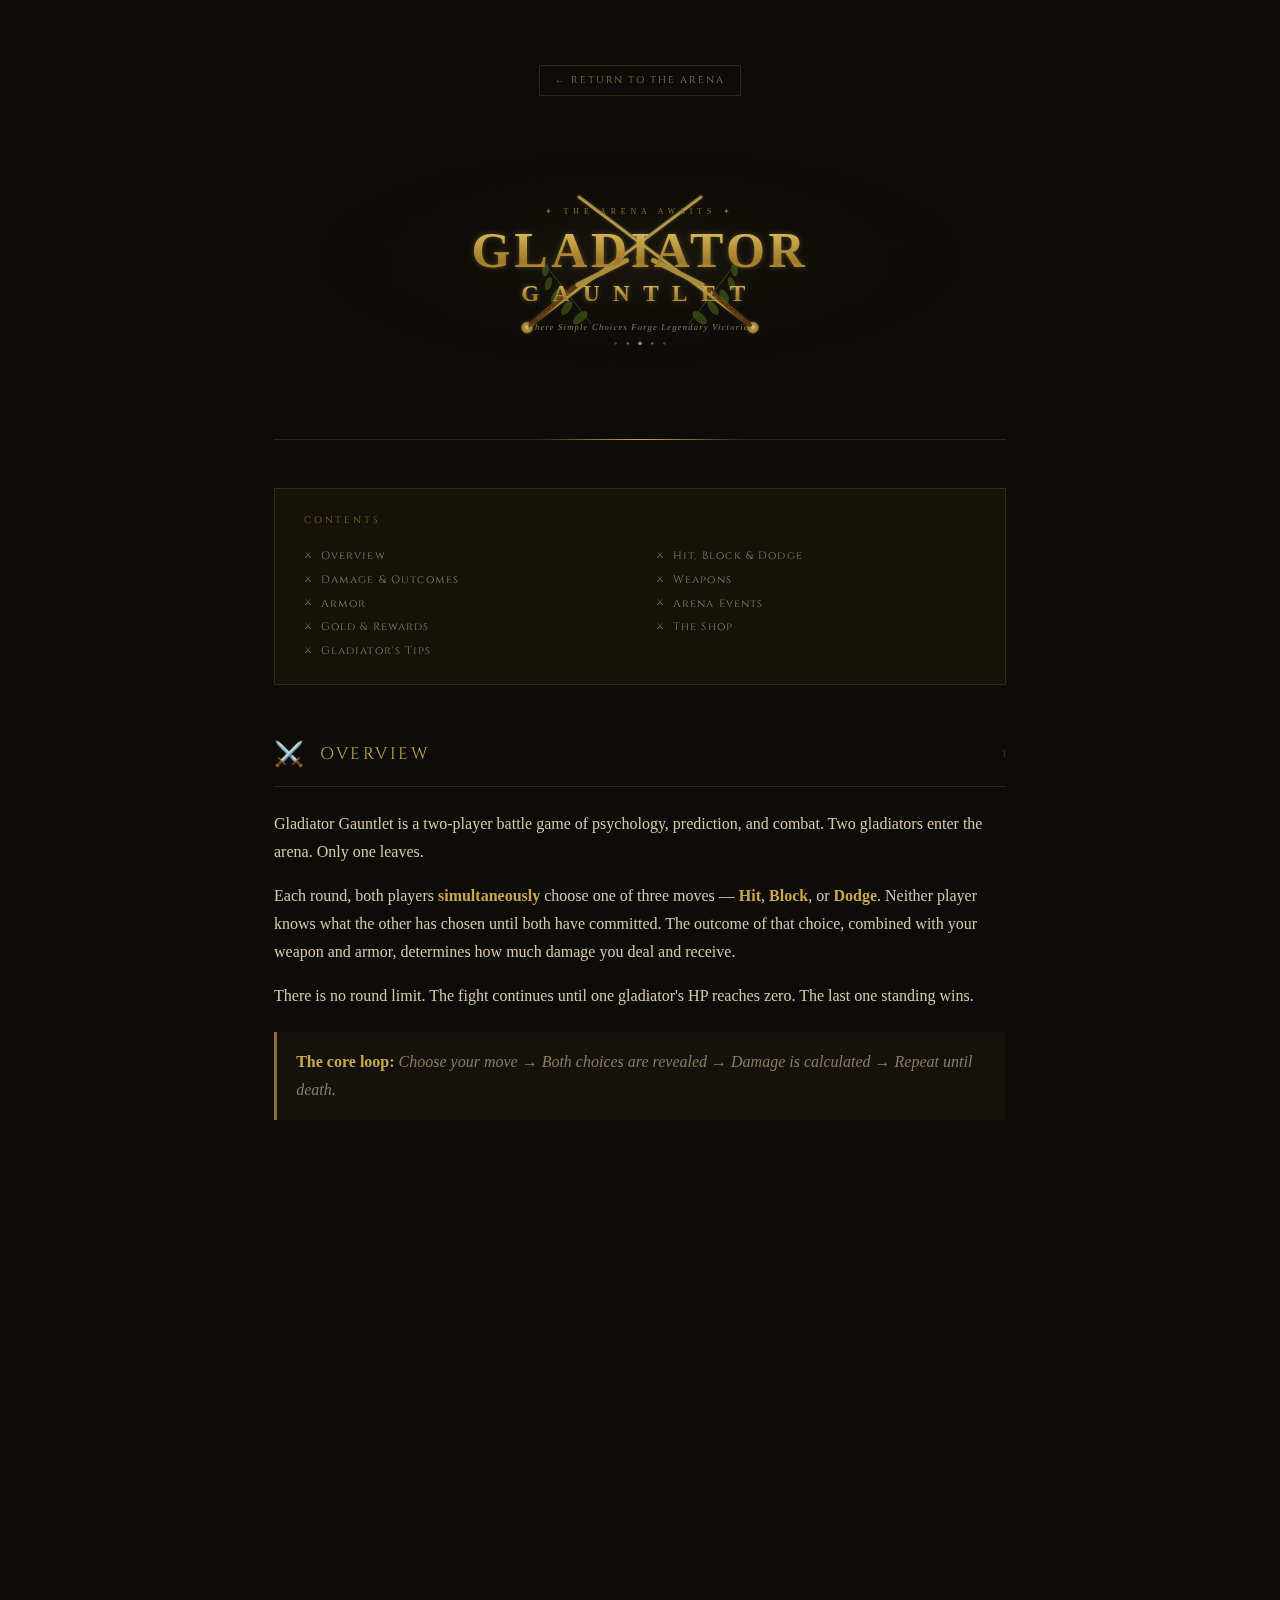
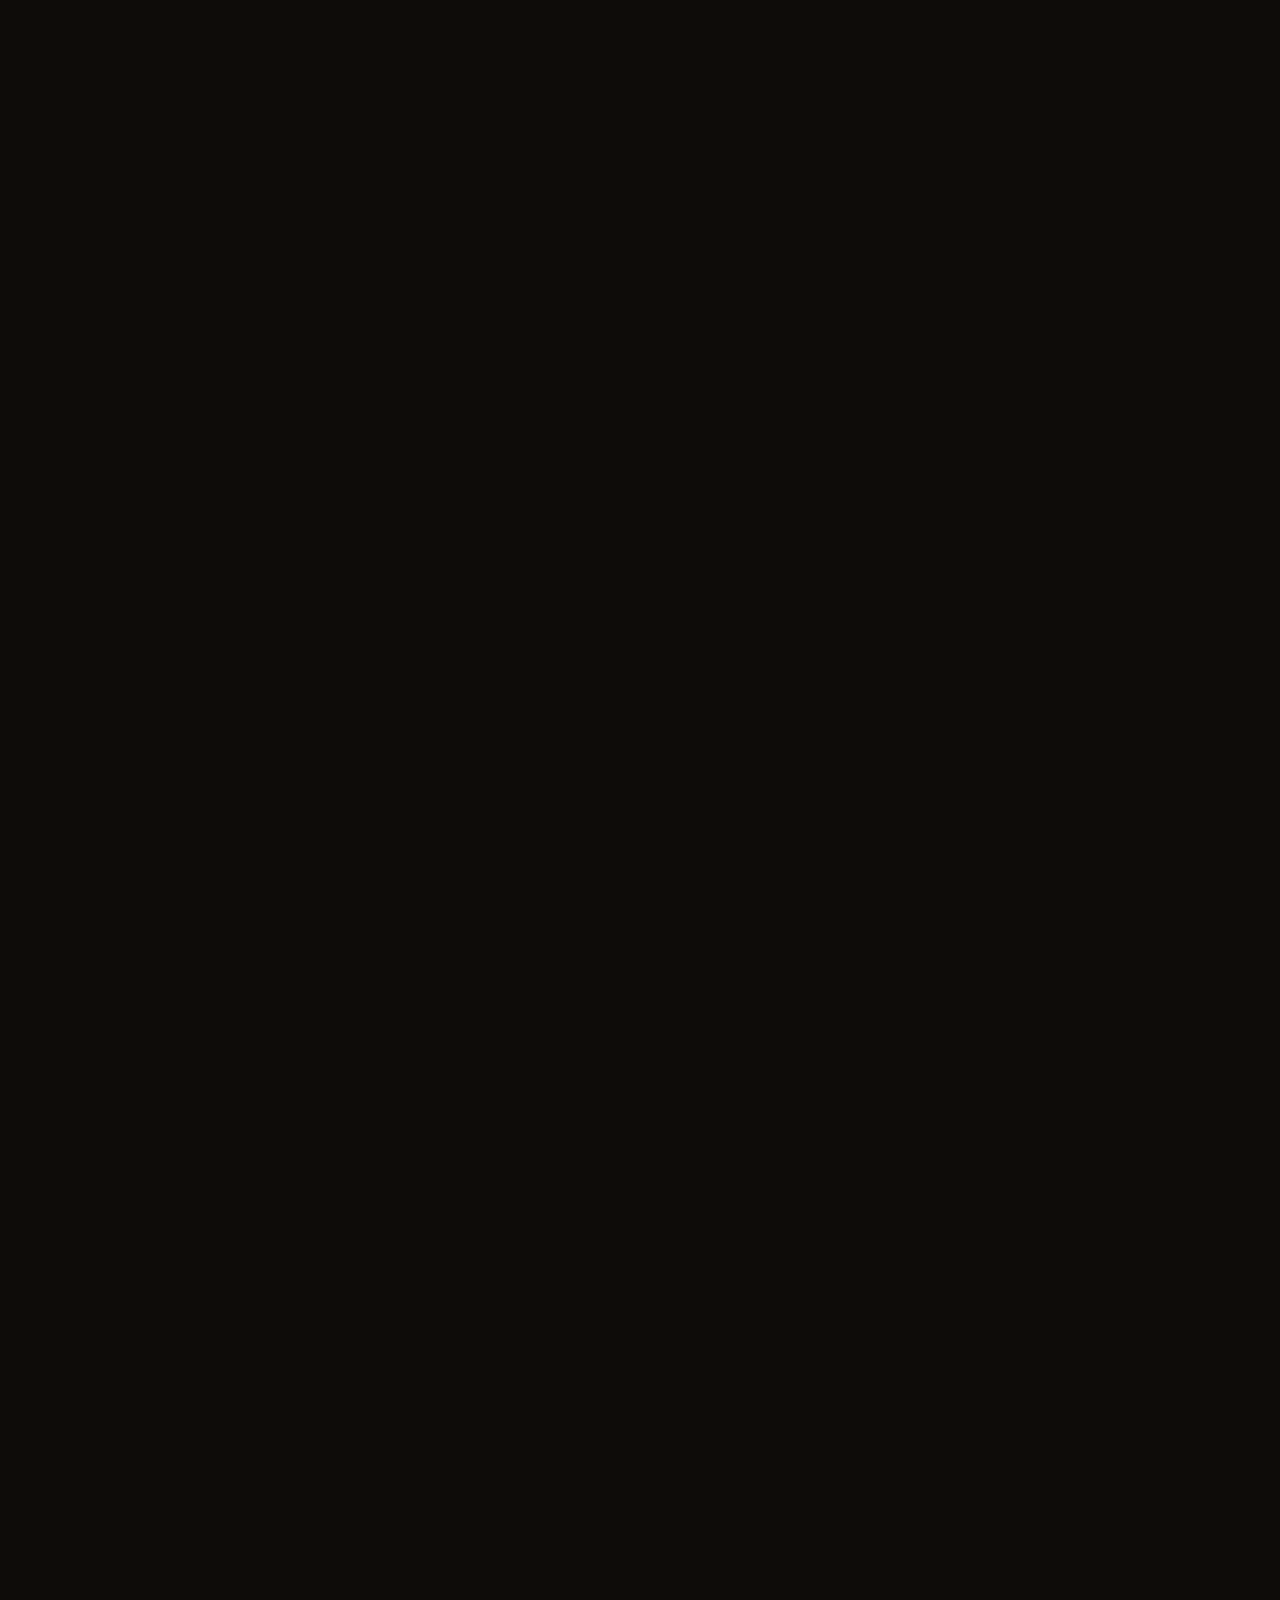
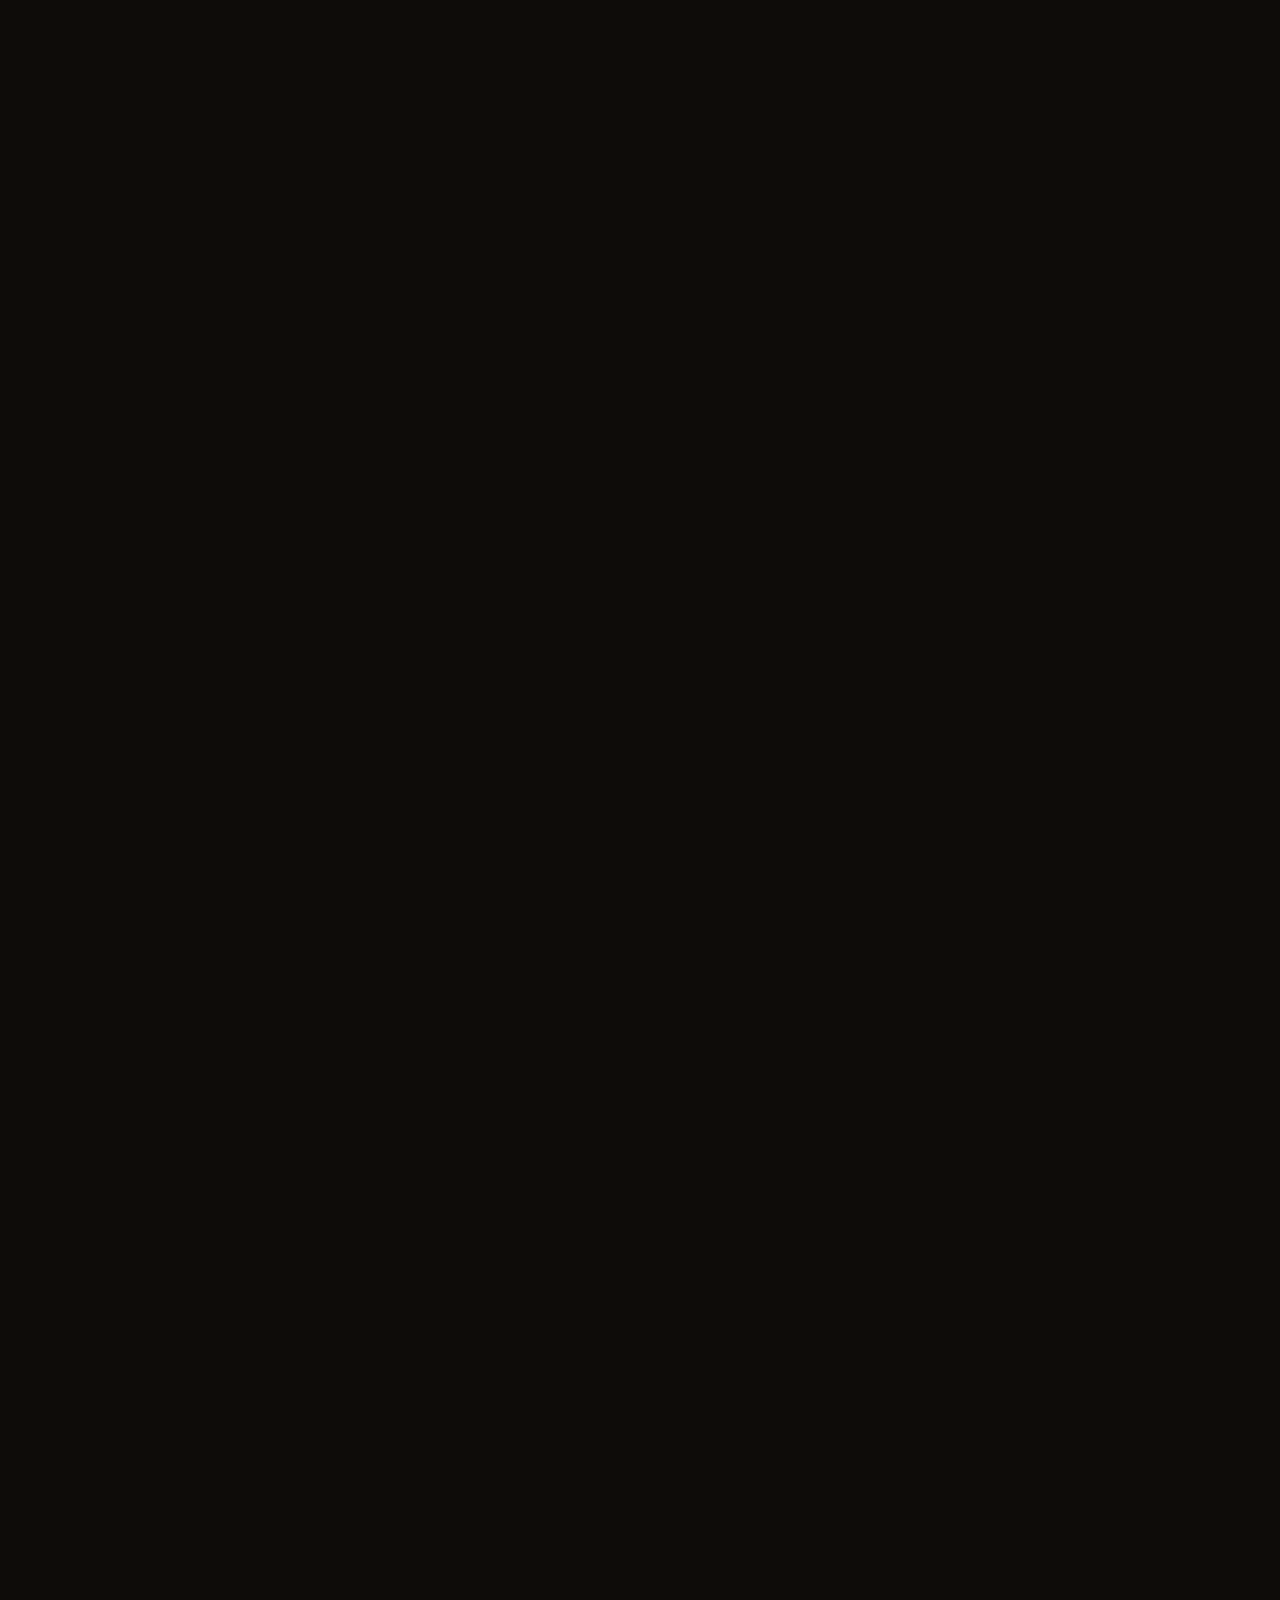
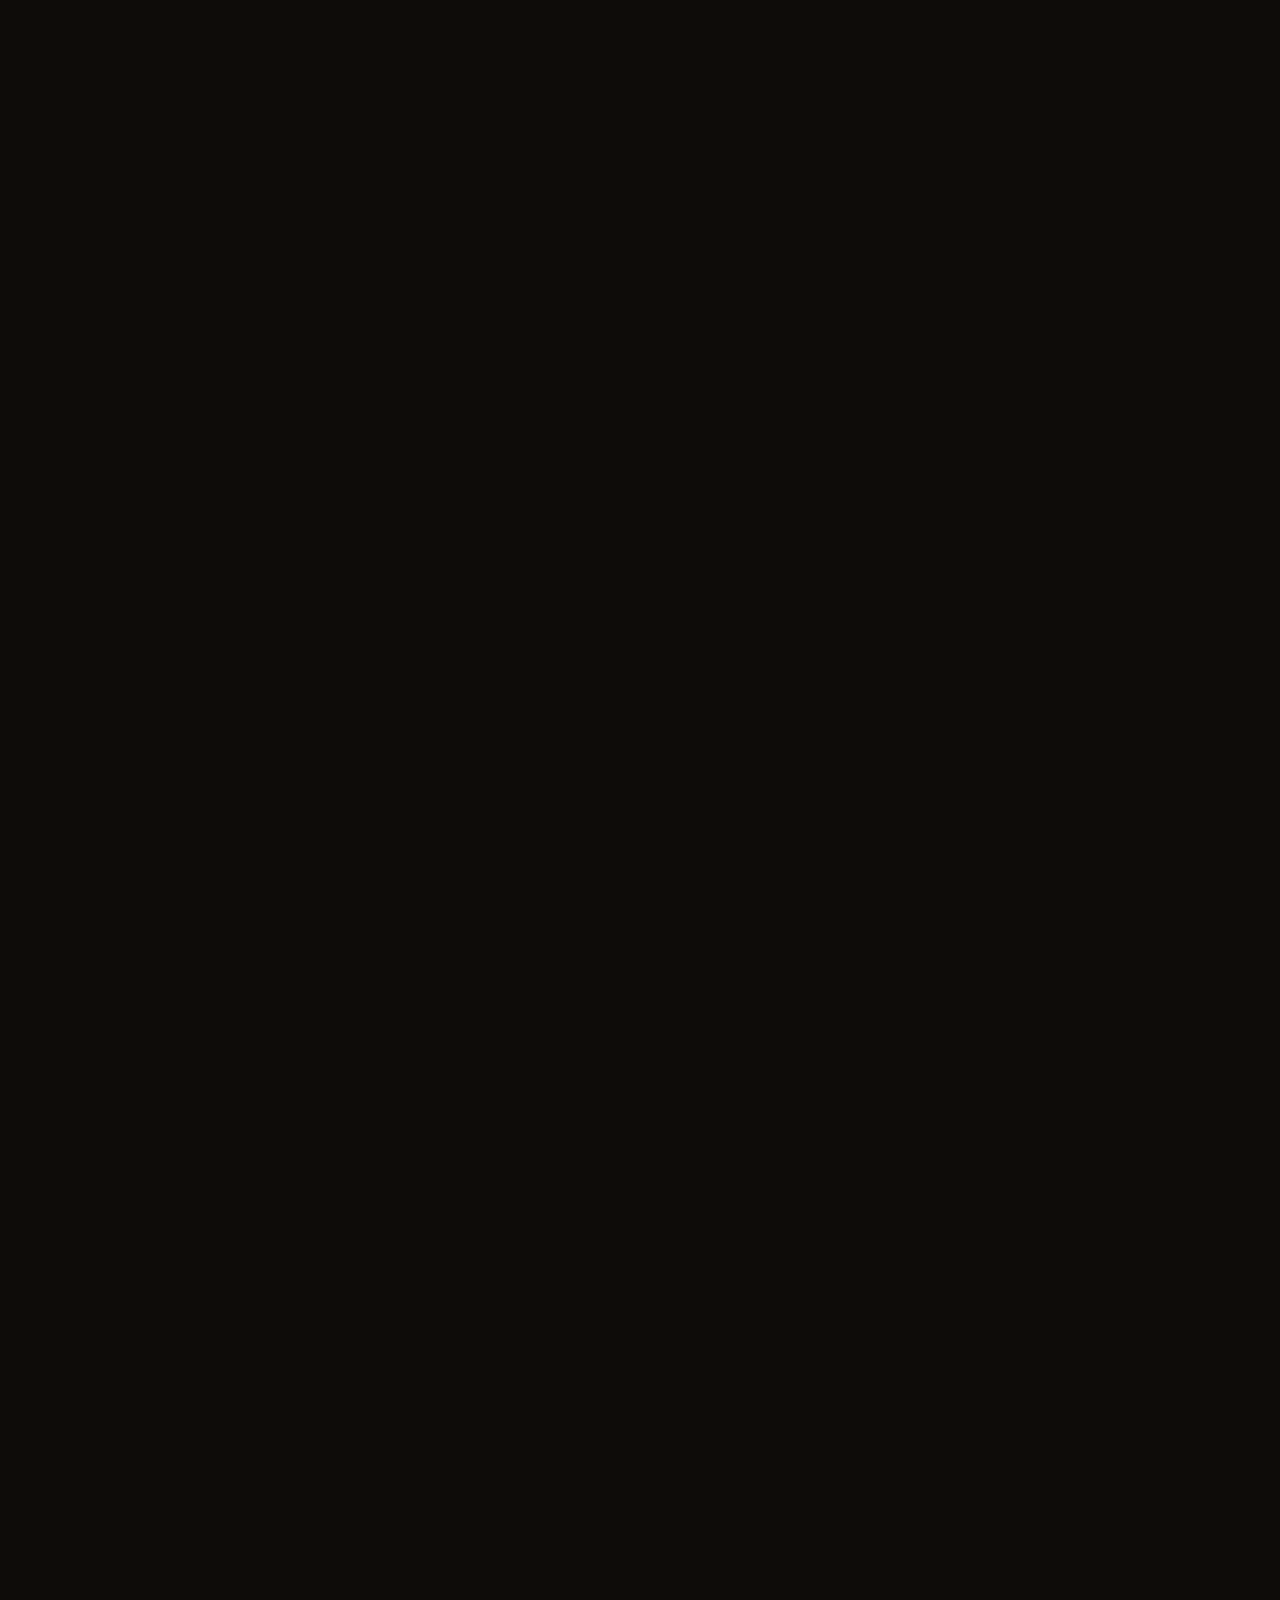
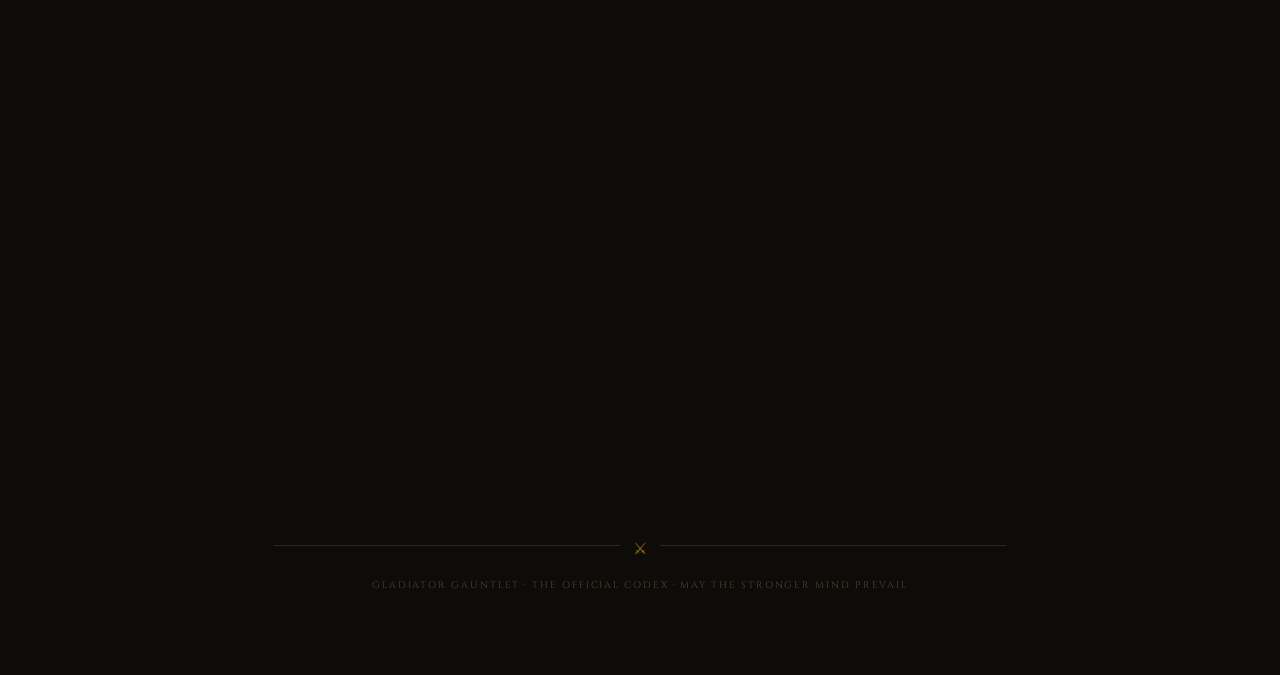
<file: gladiator/guide.html>
<!DOCTYPE html>
<html lang="en">
<head>
  <meta charset="UTF-8" />
  <meta name="viewport" content="width=device-width, initial-scale=1.0" />
  <title>Gladiator Gauntlet — The Codex</title>
  <link rel="preconnect" href="https://fonts.googleapis.com" />
  <link href="https://fonts.googleapis.com/css2?family=Cinzel+Decorative:wght@400;700&family=Cinzel:wght@400;600;700&family=IM+Fell+English:ital@0;1&display=swap" rel="stylesheet" />

  <style>
    /* ── TOKENS ─────────────────────────────────────────────────────────────── */
    :root {
      --bg:          #0e0c09;
      --bg2:         #141209;
      --bg3:         #1a1710;
      --border:      rgba(201,168,76,0.18);
      --border-strong: rgba(201,168,76,0.4);
      --gold:        #c9a84c;
      --gold-dim:    #8a6e2a;
      --copper:      #b87333;
      --text:        #d4c9a8;
      --text-dim:    #8a7e62;
      --blood:       #7a1a1a;
      --blood2:      #cc2222;
    }

    *, *::before, *::after { box-sizing: border-box; margin: 0; padding: 0; }

    html { scroll-behavior: smooth; }

    body {
      background: var(--bg);
      color: var(--text);
      font-family: 'IM Fell English', serif;
      font-size: 1rem;
      line-height: 1.75;
      min-height: 100vh;
      overflow-x: hidden;
    }

    /* ── BACKGROUND TEXTURE ─────────────────────────────────────────────────── */
    body::before {
      content: '';
      position: fixed;
      inset: 0;
      background:
        repeating-linear-gradient(0deg, transparent, transparent 40px, rgba(201,168,76,0.012) 40px, rgba(201,168,76,0.012) 41px),
        repeating-linear-gradient(90deg, transparent, transparent 40px, rgba(201,168,76,0.012) 40px, rgba(201,168,76,0.012) 41px);
      pointer-events: none;
      z-index: 0;
    }

    /* ── LAYOUT ─────────────────────────────────────────────────────────────── */
    .page {
      position: relative;
      z-index: 1;
      max-width: 780px;
      margin: 0 auto;
      padding: 0 1.5rem 5rem;
    }

    /* ── HERO ───────────────────────────────────────────────────────────────── */
    .hero {
      text-align: center;
      padding: 4rem 0 2.5rem;
      border-bottom: 1px solid var(--border);
      margin-bottom: 3rem;
      position: relative;
    }

    .hero::before {
      content: '';
      position: absolute;
      bottom: -1px;
      left: 50%;
      transform: translateX(-50%);
      width: 200px;
      height: 1px;
      background: linear-gradient(90deg, transparent, var(--gold), transparent);
    }

    .back-link {
      display: inline-flex;
      align-items: center;
      gap: 0.4rem;
      font-family: 'Cinzel', serif;
      font-size: 0.62rem;
      letter-spacing: 0.2em;
      text-transform: uppercase;
      color: var(--text-dim);
      text-decoration: none;
      border: 1px solid var(--border);
      padding: 0.35rem 0.9rem;
      border-radius: 1px;
      margin-bottom: 2.5rem;
      transition: color 0.15s, border-color 0.15s;
    }
    .back-link:hover { color: var(--gold); border-color: var(--gold-dim); }

    .hero-eyebrow {
      font-family: 'Cinzel', serif;
      font-size: 0.6rem;
      letter-spacing: 0.4em;
      text-transform: uppercase;
      color: var(--gold-dim);
      margin-bottom: 0.8rem;
    }

    .hero-title {
      font-family: 'Cinzel Decorative', serif;
      font-size: clamp(2rem, 6vw, 3.2rem);
      font-weight: 700;
      color: var(--gold);
      line-height: 1.15;
      letter-spacing: 0.04em;
      text-shadow: 0 0 40px rgba(201,168,76,0.3);
      margin-bottom: 0.5rem;
    }

    .hero-sub {
      font-family: 'Cinzel', serif;
      font-size: 0.7rem;
      letter-spacing: 0.25em;
      text-transform: uppercase;
      color: var(--text-dim);
      margin-bottom: 1.5rem;
    }

    .hero-desc {
      font-style: italic;
      color: var(--text-dim);
      max-width: 520px;
      margin: 0 auto;
      font-size: 1.05rem;
    }

    /* ── NAV ────────────────────────────────────────────────────────────────── */
    .toc {
      background: var(--bg2);
      border: 1px solid var(--border);
      padding: 1.5rem 1.8rem;
      margin-bottom: 3rem;
      border-radius: 1px;
    }

    .toc-title {
      font-family: 'Cinzel', serif;
      font-size: 0.6rem;
      letter-spacing: 0.3em;
      text-transform: uppercase;
      color: var(--gold-dim);
      margin-bottom: 1rem;
    }

    .toc-list {
      list-style: none;
      display: grid;
      grid-template-columns: repeat(auto-fill, minmax(220px, 1fr));
      gap: 0.3rem 2rem;
    }

    .toc-list a {
      font-family: 'Cinzel', serif;
      font-size: 0.68rem;
      letter-spacing: 0.1em;
      color: var(--text-dim);
      text-decoration: none;
      transition: color 0.15s;
      display: flex;
      align-items: center;
      gap: 0.5rem;
    }
    .toc-list a::before { content: '⚔'; font-size: 0.55rem; color: var(--gold-dim); }
    .toc-list a:hover { color: var(--gold); }

    /* ── SECTIONS ───────────────────────────────────────────────────────────── */
    .section {
      margin-bottom: 3.5rem;
      scroll-margin-top: 2rem;
    }

    .section-header {
      display: flex;
      align-items: center;
      gap: 1rem;
      margin-bottom: 1.4rem;
      padding-bottom: 0.7rem;
      border-bottom: 1px solid var(--border);
    }

    .section-icon { font-size: 1.5rem; }

    .section-title {
      font-family: 'Cinzel', serif;
      font-size: 1.05rem;
      letter-spacing: 0.15em;
      text-transform: uppercase;
      color: var(--gold);
    }

    .section-num {
      font-family: 'Cinzel Decorative', serif;
      font-size: 0.65rem;
      color: var(--gold-dim);
      opacity: 0.6;
      margin-left: auto;
    }

    p { margin-bottom: 1rem; color: var(--text); }
    p:last-child { margin-bottom: 0; }

    strong {
      font-style: normal;
      color: var(--gold);
      font-weight: 600;
    }

    em { color: var(--copper); }

    /* ── CALLOUT BOXES ──────────────────────────────────────────────────────── */
    .callout {
      border-left: 3px solid var(--gold-dim);
      background: rgba(201,168,76,0.04);
      padding: 1rem 1.2rem;
      margin: 1.4rem 0;
      font-style: italic;
      color: var(--text-dim);
    }
    .callout strong { color: var(--gold); }

    .callout-danger {
      border-left-color: var(--blood2);
      background: rgba(204,34,34,0.04);
    }

    /* ── RPS TRIANGLE ───────────────────────────────────────────────────────── */
    .rps-grid {
      display: grid;
      grid-template-columns: repeat(3, 1fr);
      gap: 1rem;
      margin: 1.5rem 0;
    }

    .rps-card {
      background: var(--bg2);
      border: 1px solid var(--border);
      padding: 1.2rem 1rem;
      text-align: center;
      border-radius: 1px;
      transition: border-color 0.15s;
    }
    .rps-card:hover { border-color: var(--gold-dim); }

    .rps-emoji { font-size: 2rem; margin-bottom: 0.4rem; }

    .rps-name {
      font-family: 'Cinzel', serif;
      font-size: 0.75rem;
      letter-spacing: 0.15em;
      text-transform: uppercase;
      color: var(--gold);
      margin-bottom: 0.3rem;
    }

    .rps-desc {
      font-size: 0.78rem;
      color: var(--text-dim);
      font-style: italic;
      margin-bottom: 0.6rem;
    }

    .rps-beats {
      font-family: 'Cinzel', serif;
      font-size: 0.55rem;
      letter-spacing: 0.15em;
      text-transform: uppercase;
      color: #4caf7d;
      border: 1px solid #1a4a2a;
      background: rgba(30,80,40,0.2);
      padding: 0.2rem 0.5rem;
      display: inline-block;
      margin-bottom: 0.3rem;
    }

    .rps-loses {
      font-family: 'Cinzel', serif;
      font-size: 0.55rem;
      letter-spacing: 0.15em;
      text-transform: uppercase;
      color: #cc6666;
      border: 1px solid #4a1a1a;
      background: rgba(80,20,20,0.2);
      padding: 0.2rem 0.5rem;
      display: inline-block;
    }

    /* ── DAMAGE TABLE ───────────────────────────────────────────────────────── */
    .outcome-table {
      width: 100%;
      border-collapse: collapse;
      margin: 1.4rem 0;
      font-size: 0.88rem;
    }

    .outcome-table th {
      font-family: 'Cinzel', serif;
      font-size: 0.6rem;
      letter-spacing: 0.2em;
      text-transform: uppercase;
      color: var(--gold-dim);
      border-bottom: 1px solid var(--border);
      padding: 0.5rem 0.8rem;
      text-align: left;
      background: var(--bg2);
    }

    .outcome-table td {
      padding: 0.6rem 0.8rem;
      border-bottom: 1px solid rgba(201,168,76,0.07);
      vertical-align: middle;
    }

    .outcome-table tr:last-child td { border-bottom: none; }
    .outcome-table tr:hover td { background: rgba(201,168,76,0.03); }

    .dmg-win  { color: #4caf7d; font-family:'Cinzel',serif; font-size:0.75rem; font-weight:600; }
    .dmg-lose { color: #cc6666; font-family:'Cinzel',serif; font-size:0.75rem; }
    .dmg-tie  { color: var(--copper); font-family:'Cinzel',serif; font-size:0.75rem; }

    /* ── WEAPON / ARMOR GRIDS ───────────────────────────────────────────────── */
    .item-grid {
      display: grid;
      grid-template-columns: repeat(auto-fill, minmax(220px, 1fr));
      gap: 0.75rem;
      margin: 1.2rem 0;
    }

    .item-card {
      background: var(--bg2);
      border: 1px solid var(--border);
      padding: 0.9rem 1rem;
      border-radius: 1px;
    }

    .item-emoji { font-size: 1.4rem; margin-bottom: 0.3rem; }

    .item-name {
      font-family: 'Cinzel', serif;
      font-size: 0.72rem;
      letter-spacing: 0.12em;
      text-transform: uppercase;
      color: var(--gold);
      margin-bottom: 0.2rem;
    }

    .item-desc {
      font-size: 0.78rem;
      color: var(--text-dim);
      font-style: italic;
      margin-bottom: 0.5rem;
    }

    .item-tag {
      font-family: 'Cinzel', serif;
      font-size: 0.52rem;
      letter-spacing: 0.15em;
      text-transform: uppercase;
      padding: 0.15rem 0.45rem;
      border-radius: 1px;
      border: 1px solid;
      display: inline-block;
      margin: 0.1rem 0.1rem 0 0;
    }

    .tag-strong { color: #4caf7d; border-color: #1a4a2a; background: rgba(30,80,40,0.2); }
    .tag-weak   { color: #cc6666; border-color: #4a1a1a; background: rgba(80,20,20,0.2); }
    .tag-special{ color: var(--copper); border-color: #5a3010; background: rgba(90,48,16,0.2); }
    .tag-stat   { color: var(--text-dim); border-color: var(--border); }

    /* ── GOLD SECTION ───────────────────────────────────────────────────────── */
    .gold-table {
      width: 100%;
      border-collapse: collapse;
      margin: 1.2rem 0;
      font-size: 0.88rem;
    }
    .gold-table th {
      font-family: 'Cinzel', serif;
      font-size: 0.58rem;
      letter-spacing: 0.2em;
      text-transform: uppercase;
      color: var(--gold-dim);
      padding: 0.5rem 0.8rem;
      text-align: left;
      background: var(--bg2);
      border-bottom: 1px solid var(--border);
    }
    .gold-table td {
      padding: 0.55rem 0.8rem;
      border-bottom: 1px solid rgba(201,168,76,0.07);
    }
    .gold-table tr:last-child td { border-bottom: none; }
    .gold-amt {
      font-family: 'Cinzel', serif;
      font-size: 0.8rem;
      color: var(--gold);
    }

    /* ── ARENA EVENTS ───────────────────────────────────────────────────────── */
    .event-list {
      list-style: none;
      margin: 1.2rem 0;
    }
    .event-list li {
      padding: 0.6rem 0;
      border-bottom: 1px solid rgba(201,168,76,0.07);
      display: flex;
      gap: 0.8rem;
      align-items: flex-start;
      font-size: 0.9rem;
    }
    .event-list li:last-child { border-bottom: none; }
    .event-bullet {
      color: var(--gold-dim);
      font-size: 0.7rem;
      margin-top: 0.3rem;
      flex-shrink: 0;
    }

    /* ── TIPS ───────────────────────────────────────────────────────────────── */
    .tip-list {
      list-style: none;
      margin: 1.2rem 0;
      counter-reset: tips;
    }
    .tip-list li {
      counter-increment: tips;
      padding: 0.8rem 0 0.8rem 3rem;
      border-bottom: 1px solid rgba(201,168,76,0.07);
      position: relative;
      font-size: 0.9rem;
    }
    .tip-list li:last-child { border-bottom: none; }
    .tip-list li::before {
      content: counter(tips);
      position: absolute;
      left: 0;
      top: 0.8rem;
      font-family: 'Cinzel Decorative', serif;
      font-size: 0.9rem;
      color: var(--gold-dim);
      width: 2rem;
      text-align: center;
    }

    /* ── FOOTER ─────────────────────────────────────────────────────────────── */
    .codex-footer {
      text-align: center;
      padding: 2rem 0 0;
      border-top: 1px solid var(--border);
      position: relative;
    }
    .codex-footer::before {
      content: '⚔';
      position: absolute;
      top: -0.7rem;
      left: 50%;
      transform: translateX(-50%);
      background: var(--bg);
      padding: 0 0.8rem;
      color: var(--gold-dim);
    }
    .codex-footer p {
      font-family: 'Cinzel', serif;
      font-size: 0.6rem;
      letter-spacing: 0.2em;
      text-transform: uppercase;
      color: var(--text-dim);
      opacity: 0.5;
    }

    /* ── SCROLL REVEAL ──────────────────────────────────────────────────────── */
    .section {
      opacity: 0;
      transform: translateY(18px);
      transition: opacity 0.5s ease, transform 0.5s ease;
    }
    .section.visible {
      opacity: 1;
      transform: translateY(0);
    }

    /* ── RESPONSIVE ─────────────────────────────────────────────────────────── */
    @media (max-width: 600px) {
      .rps-grid     { grid-template-columns: 1fr; }
      .item-grid    { grid-template-columns: 1fr; }
      .toc-list     { grid-template-columns: 1fr; }
      .hero-title   { font-size: 1.8rem; }
      .outcome-table { font-size: 0.8rem; }
    }
  </style>
</head>
<body>

<div class="page">

  <!-- ── HERO ── -->
  <div class="hero">
    <a class="back-link" href="index.html">← Return to the Arena</a>
    <img src="banner.svg" alt="Gladiator Gauntlet" style="width:100%;display:block;max-width:100%;margin-bottom:1.2rem;" />
  </div>

  <!-- ── TABLE OF CONTENTS ── -->
  <nav class="toc">
    <div class="toc-title">Contents</div>
    <ul class="toc-list">
      <li><a href="#overview">Overview</a></li>
      <li><a href="#rps">Hit, Block & Dodge</a></li>
      <li><a href="#damage">Damage & Outcomes</a></li>
      <li><a href="#weapons">Weapons</a></li>
      <li><a href="#armor">Armor</a></li>
      <li><a href="#events">Arena Events</a></li>
      <li><a href="#gold">Gold & Rewards</a></li>
      <li><a href="#shop">The Shop</a></li>
      <li><a href="#tips">Gladiator's Tips</a></li>
    </ul>
  </nav>

  <!-- ── OVERVIEW ── -->
  <section class="section" id="overview">
    <div class="section-header">
      <div class="section-icon">⚔️</div>
      <div class="section-title">Overview</div>
      <div class="section-num">I</div>
    </div>
    <p>Gladiator Gauntlet is a two-player battle game of psychology, prediction, and combat. Two gladiators enter the arena. Only one leaves.</p>
    <p>Each round, both players <strong>simultaneously</strong> choose one of three moves — <strong>Hit</strong>, <strong>Block</strong>, or <strong>Dodge</strong>. Neither player knows what the other has chosen until both have committed. The outcome of that choice, combined with your weapon and armor, determines how much damage you deal and receive.</p>
    <p>There is no round limit. The fight continues until one gladiator's HP reaches zero. The last one standing wins.</p>
    <div class="callout">
      <strong>The core loop:</strong> Choose your move → Both choices are revealed → Damage is calculated → Repeat until death.
    </div>
  </section>

  <!-- ── RPS ── -->
  <section class="section" id="rps">
    <div class="section-header">
      <div class="section-icon">🛡️</div>
      <div class="section-title">Hit, Block & Dodge</div>
      <div class="section-num">II</div>
    </div>
    <p>Your three moves form a triangle — each beats one and loses to one. This is the heart of every round. Read your opponent, predict their move, and counter.</p>

    <div class="rps-grid">
      <div class="rps-card">
        <div class="rps-emoji">⚔️</div>
        <div class="rps-name">Hit</div>
        <div class="rps-desc">Commit to a full attack. High risk, high reward.</div>
        <div class="rps-beats">✓ Beats Dodge</div><br>
        <div class="rps-loses">✗ Loses to Block</div>
      </div>
      <div class="rps-card">
        <div class="rps-emoji">🛡️</div>
        <div class="rps-name">Block</div>
        <div class="rps-desc">Brace for impact. Neutralise an incoming strike.</div>
        <div class="rps-beats">✓ Beats Hit</div><br>
        <div class="rps-loses">✗ Loses to Dodge</div>
      </div>
      <div class="rps-card">
        <div class="rps-emoji">💨</div>
        <div class="rps-name">Dodge</div>
        <div class="rps-desc">Sidestep and counter. Punish a defensive opponent.</div>
        <div class="rps-beats">✓ Beats Block</div><br>
        <div class="rps-loses">✗ Loses to Hit</div>
      </div>
    </div>

    <p>Both choices are hidden until both players have submitted. Once both picks are in, the results are revealed and the round resolves automatically.</p>
  </section>

  <!-- ── DAMAGE ── -->
  <section class="section" id="damage">
    <div class="section-header">
      <div class="section-icon">💥</div>
      <div class="section-title">Damage & Outcomes</div>
      <div class="section-num">III</div>
    </div>
    <p>Winning or losing the move matchup determines a <strong>damage multiplier</strong> applied to both fighters' attacks. Neither gladiator is completely safe — even the loser deals reduced damage.</p>

    <table class="outcome-table">
      <thead>
        <tr>
          <th>Matchup Result</th>
          <th>Your Damage</th>
          <th>Opponent's Damage</th>
        </tr>
      </thead>
      <tbody>
        <tr>
          <td><strong>You Win</strong> — your move counters theirs</td>
          <td><span class="dmg-win">100% (full)</span></td>
          <td><span class="dmg-lose">50% (glancing)</span></td>
        </tr>
        <tr>
          <td><strong>You Lose</strong> — their move counters yours</td>
          <td><span class="dmg-lose">50% (glancing)</span></td>
          <td><span class="dmg-win">100% (full)</span></td>
        </tr>
        <tr>
          <td><strong>Tie</strong> — same move chosen</td>
          <td><span class="dmg-tie">50% (both reduced)</span></td>
          <td><span class="dmg-tie">50% (both reduced)</span></td>
        </tr>
      </tbody>
    </table>

    <p>Damage is also affected by your <strong>weapon</strong> (base damage range, matchup bonuses), your <strong>armor</strong> (damage reduction), and that round's <strong>arena event</strong>. Critical hits, when they occur, double your raw damage before the multiplier is applied.</p>

    <div class="callout callout-danger">
      Even a losing round still deals 50% damage. A string of losses will drain your HP quickly — there is no safe move to spam.
    </div>
  </section>

  <!-- ── WEAPONS ── -->
  <section class="section" id="weapons">
    <div class="section-header">
      <div class="section-icon">🗡️</div>
      <div class="section-title">Weapons</div>
      <div class="section-num">IV</div>
    </div>
    <p>Your weapon is chosen before the battle begins and cannot be changed mid-fight. Each weapon has a base damage range, weapons it excels against, and weapons it struggles against. Choose with your opponent in mind.</p>

    <div class="item-grid">
      <div class="item-card">
        <div class="item-emoji">⚔️</div>
        <div class="item-name">Greatsword</div>
        <div class="item-desc">Massive two-handed blade. Devastating raw power.</div>
        <span class="item-tag tag-strong">▲ Spear, Flail</span>
        <span class="item-tag tag-weak">▼ Dual Blades, Mace & Shield</span>
      </div>
      <div class="item-card">
        <div class="item-emoji">🛡️</div>
        <div class="item-name">Mace & Shield</div>
        <div class="item-desc">One-handed mace with heavy shield. Has a 25% chance to block attacks entirely.</div>
        <span class="item-tag tag-strong">▲ Greatsword, War Axe</span>
        <span class="item-tag tag-weak">▼ Spear, Crossbow</span>
        <span class="item-tag tag-special">★ 25% block chance</span>
      </div>
      <div class="item-card">
        <div class="item-emoji">🗡️</div>
        <div class="item-name">War Spear</div>
        <div class="item-desc">Long reach, keep enemies at bay. Consistent and reliable.</div>
        <span class="item-tag tag-strong">▲ Mace & Shield, Dual Blades</span>
        <span class="item-tag tag-weak">▼ Greatsword, War Axe</span>
      </div>
      <div class="item-card">
        <div class="item-emoji">🔪</div>
        <div class="item-name">Dual Blades</div>
        <div class="item-desc">Twin daggers — fast, relentless, and hard to predict.</div>
        <span class="item-tag tag-strong">▲ Greatsword, Crossbow</span>
        <span class="item-tag tag-weak">▼ Spear, Morningstar</span>
      </div>
      <div class="item-card">
        <div class="item-emoji">🪓</div>
        <div class="item-name">War Axe</div>
        <div class="item-desc">Heavy axe with brutal momentum. Punishes armored foes.</div>
        <span class="item-tag tag-strong">▲ Spear, Flail</span>
        <span class="item-tag tag-weak">▼ Mace & Shield, Dual Blades</span>
      </div>
      <div class="item-card">
        <div class="item-emoji">💥</div>
        <div class="item-name">Morningstar</div>
        <div class="item-desc">Spiked flail that pierces armor, ignoring 20% of your opponent's defense.</div>
        <span class="item-tag tag-strong">▲ Dual Blades, Mace & Shield</span>
        <span class="item-tag tag-weak">▼ Greatsword, War Axe</span>
        <span class="item-tag tag-special">★ 20% armor pierce</span>
      </div>
      <div class="item-card">
        <div class="item-emoji">🏹</div>
        <div class="item-name">Crossbow</div>
        <div class="item-desc">Ranged bolts — hard to dodge, consistent at distance.</div>
        <span class="item-tag tag-strong">▲ Mace & Shield, Morningstar</span>
        <span class="item-tag tag-weak">▼ Dual Blades, Chain Flail</span>
      </div>
      <div class="item-card">
        <div class="item-emoji">⛓️</div>
        <div class="item-name">Chain Flail</div>
        <div class="item-desc">Unpredictable and shield-breaking — the Mace & Shield's block chance doesn't work against this.</div>
        <span class="item-tag tag-strong">▲ Crossbow, Dual Blades</span>
        <span class="item-tag tag-weak">▼ Greatsword, Spear</span>
        <span class="item-tag tag-special">★ Ignores shields</span>
      </div>
    </div>

    <div class="callout">
      When your weapon is <strong>strong against</strong> your opponent's, your base damage range increases by 30%. When it is <strong>weak against</strong> theirs, it decreases by 30%. Weapon choice matters — especially if you know who you're fighting.
    </div>
  </section>

  <!-- ── ARMOR ── -->
  <section class="section" id="armor">
    <div class="section-header">
      <div class="section-icon">🔩</div>
      <div class="section-title">Armor</div>
      <div class="section-num">V</div>
    </div>
    <p>Armor determines your starting HP, damage reduction, and a unique combat behaviour that fundamentally changes how you play. Choose carefully — these are not just stat differences.</p>

    <div class="item-grid">
      <div class="item-card">
        <div class="item-emoji">🔩</div>
        <div class="item-name">Heavy Plate</div>
        <div class="item-desc">After you choose a move, it is automatically repeated the following round. Your opponent does not know your move is locked — but they might figure it out.</div>
        <span class="item-tag tag-stat">160 HP</span>
        <span class="item-tag tag-stat">28% damage reduction</span>
        <span class="item-tag tag-special">★ Locks move for next round</span>
      </div>
      <div class="item-card">
        <div class="item-emoji">🔗</div>
        <div class="item-name">Chainmail</div>
        <div class="item-desc">The baseline gladiator. You choose freely every round with no special effect — pure strategy, no gimmicks.</div>
        <span class="item-tag tag-stat">120 HP</span>
        <span class="item-tag tag-stat">15% damage reduction</span>
      </div>
      <div class="item-card">
        <div class="item-emoji">🦺</div>
        <div class="item-name">Leather</div>
        <div class="item-desc">You strike twice every round — two separate damage rolls, both affected by the RPS outcome. Devastating when you win the matchup. Painful when you lose.</div>
        <span class="item-tag tag-stat">85 HP</span>
        <span class="item-tag tag-stat">5% damage reduction</span>
        <span class="item-tag tag-special">★ Attacks twice per round</span>
      </div>
    </div>

    <div class="callout">
      <strong>Heavy Plate</strong> rewards commitment and punishes opponents who try to counter-read you — but a savvy opponent who notices your pattern can exploit the lock. <strong>Leather</strong> turns every winning round into a double punishment, but a single loss hits your low HP pool hard.
    </div>
  </section>

  <!-- ── EVENTS ── -->
  <section class="section" id="events">
    <div class="section-header">
      <div class="section-icon">🏛️</div>
      <div class="section-title">Arena Events</div>
      <div class="section-num">VI</div>
    </div>
    <p>At the start of every round, the arena itself intervenes. A random event is drawn and affects the fight in some way — sometimes helping you, sometimes hindering you, sometimes both. Events cycle through a fixed sequence, so attentive gladiators can anticipate what's coming.</p>

    <ul class="event-list">
      <li><span class="event-bullet">⚔</span><span><strong>Sand in the Eyes</strong> — The crowd hurls sand. Visibility drops. No mechanical effect, but the crowd grows restless.</span></li>
      <li><span class="event-bullet">⚔</span><span><strong>Arena Fire</strong> — A torch falls. Both fighters take 5 direct damage before the round begins. No armor reduction applies.</span></li>
      <li><span class="event-bullet">⚔</span><span><strong>Energized</strong> — The crowd roars. Both fighters deal 20% bonus damage this round.</span></li>
      <li><span class="event-bullet">⚔</span><span><strong>Hidden Dagger</strong> — A slave tosses a blade into the pit. One random fighter snatches it and gains +8 bonus damage.</span></li>
      <li><span class="event-bullet">⚔</span><span><strong>Call for Blood</strong> — The announcer demands carnage. Critical hit chance is doubled this round (base 40% → if a critical is possible).</span></li>
      <li><span class="event-bullet">⚔</span><span><strong>Passing Shadow</strong> — A cloud blocks the sun. Atmospheric only — no mechanical effect.</span></li>
      <li><span class="event-bullet">⚔</span><span><strong>Emperor Rises</strong> — The Emperor himself watches. Both fighters deal 10% bonus damage from the pressure to perform.</span></li>
      <li><span class="event-bullet">⚔</span><span><strong>Fallen Chains</strong> — Chains rattle underfoot. Movement is hindered. Both fighters deal 15% less damage this round.</span></li>
      <li><span class="event-bullet">⚔</span><span><strong>Medicus</strong> — The arena physician rushes in and grants one random fighter +15 HP. Luck of the draw.</span></li>
      <li><span class="event-bullet">⚔</span><span><strong>Beast at the Gate</strong> — Something stirs beyond the gate. Fear is palpable — atmospheric only.</span></li>
      <li><span class="event-bullet">⚔</span><span><strong>Rain</strong> — The colosseum gets wet. Stone becomes slick — atmospheric only.</span></li>
      <li><span class="event-bullet">⚔</span><span><strong>Execution Horn</strong> — The crowd demands death. One random fighter hears the call and gains +12 bonus damage.</span></li>
    </ul>
  </section>

  <!-- ── GOLD ── -->
  <section class="section" id="gold">
    <div class="section-header">
      <div class="section-icon">⚙</div>
      <div class="section-title">Gold & Rewards</div>
      <div class="section-num">VII</div>
    </div>
    <p>Gold is earned after every battle, win or lose. It accumulates across sessions and is spent in the Shop on cosmetic upgrades for your gladiator. You can never lose gold already earned.</p>

    <table class="gold-table">
      <thead>
        <tr>
          <th>Condition</th>
          <th>Gold Earned</th>
        </tr>
      </thead>
      <tbody>
        <tr><td>Win a match</td><td><span class="gold-amt">⚙ +50</span></td></tr>
        <tr><td>Draw (both reach 0 HP simultaneously)</td><td><span class="gold-amt">⚙ +20</span></td></tr>
        <tr><td>Lose a match</td><td><span class="gold-amt">⚙ +10</span></td></tr>
        <tr><td>Each critical hit you land</td><td><span class="gold-amt">⚙ +5</span></td></tr>
        <tr><td>Win with less than 20% HP remaining</td><td><span class="gold-amt">⚙ +25 bonus</span></td></tr>
      </tbody>
    </table>

    <div class="callout">
      The <strong>Last Stand Bonus</strong> (+25 gold) rewards grinding out a win from the brink. If you're clinging to life and you pull through, the crowd — and your wallet — will remember it.
    </div>
  </section>

  <!-- ── SHOP ── -->
  <section class="section" id="shop">
    <div class="section-header">
      <div class="section-icon">🏪</div>
      <div class="section-title">The Shop</div>
      <div class="section-num">VIII</div>
    </div>
    <p>Gold is spent in the <strong>Armory Shop</strong>, accessible from the main screen. Items are purely cosmetic — they make you look distinguished, not deadlier. Once purchased, most items can be equipped or unequipped freely at any time.</p>

    <div class="item-grid">
      <div class="item-card">
        <div class="item-name">Name Colors</div>
        <div class="item-desc">Tint your gladiator name in gold, blood red, frost blue, shadow grey, emerald green, or royal purple. Visible in the leaderboard and auth bar.</div>
        <span class="item-tag tag-stat">⚙ 80 – 120</span>
      </div>
      <div class="item-card">
        <div class="item-name">Name Symbols</div>
        <div class="item-desc">A symbol prefix before your name — ☠ ⚡ 🔥 👑 🐉 ⚜. Only one can be active at a time, and you can swap between owned symbols for free.</div>
        <span class="item-tag tag-stat">⚙ 60 – 150</span>
      </div>
      <div class="item-card">
        <div class="item-name">Name Change</div>
        <div class="item-desc">A consumable that lets you permanently change your gladiator name. This is the only way to change your name after initial setup.</div>
        <span class="item-tag tag-stat">⚙ 50</span>
      </div>
      <div class="item-card">
        <div class="item-name">Coming Soon</div>
        <div class="item-desc">Profile borders, arena taunts, and victory trails are in development and will be available in future updates.</div>
        <span class="item-tag tag-stat">⚙ ???</span>
      </div>
    </div>
  </section>

  <!-- ── TIPS ── -->
  <section class="section" id="tips">
    <div class="section-header">
      <div class="section-icon">👑</div>
      <div class="section-title">Gladiator's Tips</div>
      <div class="section-num">IX</div>
    </div>
    <p>Raw damage only gets you so far. The arena rewards those who think ahead.</p>

    <ol class="tip-list">
      <li><strong>Read your opponent's patterns.</strong> Most players fall into habits — three Hits in a row, or always Blocking when low on HP. Recognise the pattern and counter it.</li>
      <li><strong>Dodge punishes turtles.</strong> If your opponent is low on HP and likely to Block, Dodge is your best play. It bypasses their defence and hits them where it hurts.</li>
      <li><strong>Ties drain both fighters.</strong> If you're ahead on HP, a tie works in your favour — your opponent loses the same amount of HP you do, and they have less to spare.</li>
      <li><strong>Know the event cycle.</strong> Arena events follow a fixed order. If you remember that fire damage is coming next round, you might play more conservatively this one.</li>
      <li><strong>Weapon matchups are set before the fight.</strong> Once you know your opponent's weapon, you know exactly how much your damage is boosted or penalised. Factor that into your aggression.</li>
      <li><strong>Heavy Plate is predictable — use that against them.</strong> If your opponent chose Hit last round and is wearing Heavy Plate, you know exactly what's coming. Block it and punish them for their commitment.</li>
      <li><strong>Heavy Plate is also a mind game.</strong> If you're the one wearing it, your opponent knows your move is locked — but they don't know what you picked. Choose wisely and they'll always be second-guessing.</li>
      <li><strong>Leather doubles your wins and your losses.</strong> When you win the RPS matchup in Leather, you deal two hits — devastating. When you lose, you take full damage twice. Accuracy matters more with Leather than any other armor.</li>
      <li><strong>The Last Stand bonus is worth chasing.</strong> If you're below 20% HP and still winning, don't concede — the +25 gold reward makes it worthwhile to see it through.</li>
      <li><strong>Don't always Hit.</strong> It seems counterintuitive, but a predictable attacker is a dead attacker. Blend in Blocks and Dodges to keep your opponent guessing.</li>
    </ol>
  </section>

  <!-- ── FOOTER ── -->
  <footer class="codex-footer">
    <p>Gladiator Gauntlet · The Official Codex · May the stronger mind prevail</p>
  </footer>

</div>

<script>
  // Scroll reveal for sections
  const observer = new IntersectionObserver(entries => {
    entries.forEach(e => { if (e.isIntersecting) e.target.classList.add("visible"); });
  }, { threshold: 0.08 });
  document.querySelectorAll(".section").forEach(s => observer.observe(s));
</script>

</body>
</html>
</file>
<file: iron-harvest.css>
/* ═══════════════════════════════════════════════════════════════════════════
   IRON HARVEST — Shared Stylesheet
   Loaded by: index.html, sudden-death.html, ledger.html,
              sudden-death-ledger.html, guide.html
═══════════════════════════════════════════════════════════════════════════ */


  :root {
    --gold: #c9a84c;
    --gold-dim: #7a5f2a;
    --blood: #8b1a1a;
    --ash: #1a1714;
    --parchment: #e8dcc8;
    --ember: #d4622a;
    --text: #d4c9b0;
  }

  * { margin: 0; padding: 0; box-sizing: border-box; }

  body {
    background: var(--ash);
    color: var(--text);
    font-family: 'EB Garamond', serif;
    font-size: 17px;
    min-height: 100vh;
    overflow-x: hidden;
  }

  body::before {
    content: '';
    position: fixed; inset: 0;
    background-image: url("data:image/svg+xml,%3Csvg viewBox='0 0 256 256' xmlns='http://www.w3.org/2000/svg'%3E%3Cfilter id='noise'%3E%3CfeTurbulence type='fractalNoise' baseFrequency='0.9' numOctaves='4' stitchTiles='stitch'/%3E%3C/filter%3E%3Crect width='100%25' height='100%25' filter='url(%23noise)' opacity='0.04'/%3E%3C/svg%3E");
    pointer-events: none; z-index: 1000; opacity: 0.35;
  }

  body::after {
    content: '';
    position: fixed; inset: 0;
    background: radial-gradient(ellipse at center, transparent 50%, rgba(0,0,0,0.65) 100%);
    pointer-events: none; z-index: 999;
  }

  .container { max-width: 860px; margin: 0 auto; padding: 40px 24px 80px; position: relative; z-index: 1; }

  /* Header */
  header { text-align: center; padding: 48px 0 32px; }

  .flame-divider { display: flex; align-items: center; gap: 12px; justify-content: center; margin-bottom: 20px; }
  .flame-line { height: 1px; width: 80px; background: linear-gradient(90deg, transparent, var(--gold)); }
  .flame-line.r { background: linear-gradient(90deg, var(--gold), transparent); }
  .flame-icon { color: var(--ember); font-size: 20px; animation: flicker 2s ease-in-out infinite; }

  @keyframes b-pulse {
    from { opacity: 0.55; text-shadow: 0 0 20px rgba(201,168,76,0.2); }
    to   { opacity: 1;    text-shadow: 0 0 50px rgba(201,168,76,0.6); }
  }

  @keyframes flicker {
    0%,100% { opacity:1; transform:scaleY(1); }
    50%      { opacity:0.65; transform:scaleY(0.88); }
  }

  h1 {
    font-family: 'Cinzel Decorative', serif;
    font-size: clamp(22px, 5vw, 38px);
    color: var(--gold);
    letter-spacing: 0.08em;
    text-shadow: 0 0 40px rgba(201,168,76,0.3);
  }

  .subtitle {
    font-family: 'Cinzel', serif;
    font-size: 11px; letter-spacing: 0.3em;
    color: var(--gold-dim); margin-top: 10px; text-transform: uppercase;
  }

  /* Setup */
  #setup-panel {
    background: linear-gradient(135deg, rgba(42,37,32,0.92), rgba(26,23,20,0.96));
    border: 1px solid var(--gold-dim); border-radius: 2px; padding: 32px; margin: 28px 0; position: relative;
  }
  #setup-panel::before {
    content: ''; position: absolute; inset: 4px;
    border: 1px solid rgba(201,168,76,0.07); pointer-events: none;
  }
  .panel-title {
    font-family: 'Cinzel', serif; font-size: 10px; letter-spacing: 0.45em;
    color: var(--gold-dim); text-transform: uppercase;
    margin-bottom: 20px; padding-bottom: 10px;
    border-bottom: 1px solid rgba(201,168,76,0.12);
  }
  .top-row { display: grid; grid-template-columns: 1fr 1fr; gap: 16px; margin-bottom: 24px; }
  @media (max-width: 520px) { .top-row { grid-template-columns: 1fr; } }
  label {
    display: block; font-family: 'Cinzel', serif; font-size: 10px;
    letter-spacing: 0.25em; color: var(--gold-dim); text-transform: uppercase; margin-bottom: 7px;
  }
  select {
    width: 100%; background: rgba(0,0,0,0.45); border: 1px solid rgba(201,168,76,0.2);
    color: var(--parchment); font-family: 'EB Garamond', serif; font-size: 15px;
    padding: 9px 12px; border-radius: 2px; outline: none; transition: border-color 0.2s;
  }
  select:focus { border-color: var(--gold); background: rgba(0,0,0,0.65); }
  select option { background: #1a1714; }
  .warrior-name-section { border-top: 1px solid rgba(201,168,76,0.1); padding-top: 22px; }
  .warrior-grid { display: grid; grid-template-columns: repeat(auto-fill, minmax(185px, 1fr)); gap: 10px; }
  .warrior-card { background: rgba(0,0,0,0.3); border: 1px solid rgba(201,168,76,0.14); border-radius: 2px; overflow: hidden; }
  .warrior-card-header {
    display: flex; justify-content: space-between; align-items: center;
    padding: 5px 10px; background: rgba(201,168,76,0.05);
    border-bottom: 1px solid rgba(201,168,76,0.1);
  }
  .warrior-num-label { font-family: 'Cinzel', serif; font-size: 9px; letter-spacing: 0.2em; color: var(--gold-dim); text-transform: uppercase; }
  .class-badge {
    font-family: 'Cinzel', serif; font-size: 8px; letter-spacing: 0.15em; text-transform: uppercase;
    padding: 2px 7px; border-radius: 10px; color: var(--ember);
    background: rgba(212,98,42,0.1); border: 1px solid rgba(212,98,42,0.2); white-space: nowrap;
  }
  .warrior-card input {
    width: 100%; background: transparent; border: none; color: var(--parchment);
    font-family: 'EB Garamond', serif; font-size: 15px; padding: 8px 10px; outline: none;
  }
  .warrior-card input::placeholder { color: rgba(212,200,176,0.32); }
  .warrior-card input:focus { background: rgba(201,168,76,0.04); }
  .warrior-card .keep-tag {
    font-family: 'Cinzel', serif; font-size: 8px; letter-spacing: 0.15em;
    color: rgba(122,95,42,0.65); text-transform: uppercase; padding: 0 10px 7px;
  }
  .btn-enter {
    width: 100%; margin-top: 24px; padding: 15px;
    background: linear-gradient(135deg, var(--blood), #5a0f0f);
    border: 1px solid rgba(201,168,76,0.35); color: var(--gold);
    font-family: 'Cinzel', serif; font-size: 12px; letter-spacing: 0.35em;
    text-transform: uppercase; cursor: pointer; border-radius: 2px; transition: all 0.3s;
  }
  .btn-enter:hover {
    background: linear-gradient(135deg, #a01f1f, var(--blood));
    border-color: var(--gold); box-shadow: 0 0 30px rgba(139,26,26,0.4); letter-spacing: 0.44em;
  }

  /* Game */
  #game-area { display: none; position: relative; }

  .game-layout { display: flex; align-items: flex-start; position: relative; }

  .game-main { flex: 1; min-width: 0; }

  /* ── Shared side panel base ── */
  .side-panel {
    position: fixed; top: 24px; z-index: 2000;
    width: 220px; min-width: 220px;
    background: linear-gradient(135deg, rgba(42,37,32,0.95), rgba(26,23,20,0.98));
    border: 1px solid var(--gold-dim); border-radius: 2px;
    overflow: hidden; transition: width 0.3s ease, min-width 0.3s ease;
  }
  .side-panel.collapsed { width: 48px; min-width: 48px; }
  .side-panel.collapsed .gm-body,
  .side-panel.collapsed .gm-warrior-list,
  .side-panel.collapsed .gm-title { display: none; }

  /* Navigation panel — left */
  #nav-panel { left: 12px; }
  #nav-panel.collapsed .gm-toggle { transform: rotate(-90deg); }
  #nav-panel.collapsed .gm-header { border-bottom: none; }

  /* Game Master panel — right */
  #game-master-panel { right: 12px; }
  #game-master-panel.collapsed .gm-toggle { transform: rotate(90deg); }
  #game-master-panel.collapsed .gm-header { border-bottom: none; }

  .gm-header {
    font-family: 'Cinzel', serif; font-size: 10px; letter-spacing: 0.35em;
    color: var(--parchment); text-transform: uppercase;
    text-shadow: 0 0 8px rgba(201,168,76,0.5);
    padding: 12px 14px; cursor: pointer; user-select: none;
    background: rgba(0,0,0,0.2); border-bottom: 1px solid rgba(201,168,76,0.12);
    display: flex; align-items: center; gap: 8px;
  }
  .gm-header:hover { background: rgba(201,168,76,0.06); }
  .gm-toggle { font-size: 12px; color: var(--gold-dim); transition: transform 0.25s ease; }
  .gm-body { padding: 10px 12px 14px; }
  .gm-warrior-list { display: flex; flex-direction: column; gap: 6px; }
  .gm-warrior-row {
    display: flex; align-items: center; justify-content: space-between; gap: 8px;
    padding: 6px 8px; background: rgba(0,0,0,0.25); border-radius: 2px;
    border: 1px solid rgba(201,168,76,0.1);
  }
  .gm-warrior-name {
    font-family: 'Cinzel', serif; font-size: 10px; letter-spacing: 0.12em;
    color: var(--text); flex: 1; min-width: 0; overflow: hidden; text-overflow: ellipsis;
  }
  .gm-warrior-row.dead .gm-warrior-name { color: rgba(195,68,68,1); }
  .gm-revive-btn {
    width: 26px; height: 26px; flex-shrink: 0;
    display: flex; align-items: center; justify-content: center;
    background: rgba(201,168,76,0.15); border: 1px solid rgba(201,168,76,0.3);
    color: var(--gold); font-size: 12px; cursor: pointer; border-radius: 2px;
    transition: all 0.2s;
  }
  .gm-revive-btn:hover { background: rgba(201,168,76,0.3); border-color: var(--gold); }
  .gm-revive-btn.hidden { display: none; }

  .tracker {
    background: rgba(0,0,0,0.5); border: 1px solid rgba(201,168,76,0.12);
    padding: 14px 18px; margin-bottom: 24px; border-radius: 2px;
  }
  .tracker-stats { display: flex; gap: 24px; margin-bottom: 12px; flex-wrap: wrap; align-items: center; }
  .stat-chip { font-family: 'Cinzel', serif; font-size: 10px; letter-spacing: 0.25em; color: var(--gold-dim); text-transform: uppercase; }
  .stat-chip span { color: var(--gold); }
  .warrior-chips { display: flex; flex-wrap: wrap; gap: 6px; }
  .warrior-chip {
    font-family: 'Cinzel', serif; font-size: 9px; letter-spacing: 0.12em;
    padding: 3px 10px; border-radius: 20px; text-transform: uppercase; white-space: nowrap; transition: all 0.4s;
  }
  .chip-alive { background: rgba(201,168,76,0.08); color: var(--gold); border: 1px solid rgba(201,168,76,0.22); }
  .chip-dead  { background: rgba(139,26,26,0.07); color: rgba(195,68,68,1); border: 1px solid rgba(139,26,26,0.14); }

  /* Round block */
  .round-block { margin-bottom: 24px; transition: opacity 0.6s ease; border: 1px solid rgba(201,168,76,0.12); border-radius: 2px; overflow: hidden; }
  @keyframes fadeIn { from { opacity:0; transform:translateY(6px); } to { opacity:1; transform:translateY(0); } }

  .round-header {
    font-family: 'Cinzel', serif; font-size: 10px; letter-spacing: 0.5em;
    color: var(--ember); text-transform: uppercase;
    display: flex; align-items: center; gap: 10px;
    padding: 12px 14px; cursor: pointer; user-select: none;
    background: rgba(0,0,0,0.2); border-bottom: 1px solid rgba(201,168,76,0.08);
    transition: background 0.2s;
  }
  .round-header:hover { background: rgba(201,168,76,0.06); }
  .round-header::after { content: ''; flex: 1; height: 1px; background: linear-gradient(90deg, rgba(212,98,42,0.4), transparent); }
  .round-header .collapse-icon {
    font-size: 12px; color: var(--gold-dim); transition: transform 0.25s ease;
  }
  .round-block.collapsed .collapse-icon { transform: rotate(-90deg); }
  .round-block.collapsed .round-header { border-bottom: none; }

  .round-body {
    max-height: 4000px; overflow: hidden; transition: max-height 0.4s ease;
  }
  .round-block.collapsed .round-body { max-height: 0 !important; }
  .round-body-inner { padding: 12px 14px 14px; }

  .warrior-events { border: 1px solid rgba(201,168,76,0.1); border-radius: 2px; overflow: hidden; margin-bottom: 12px; }
  .event-row { display: grid; grid-template-columns: 148px 1fr; border-bottom: 1px solid rgba(201,168,76,0.06); }
  .event-row:last-child { border-bottom: none; }
  .event-who {
    padding: 10px 12px; border-right: 1px solid rgba(201,168,76,0.07);
    display: flex; flex-direction: column; gap: 3px; justify-content: center;
  }
  .event-who-name { font-family: 'Cinzel', serif; font-size: 10px; letter-spacing: 0.12em; text-transform: uppercase; color: var(--gold-dim); }
  .event-who-class { font-family: 'Cinzel', serif; font-size: 8px; letter-spacing: 0.15em; text-transform: uppercase; color: rgba(212,98,42,0.55); }
  .event-body { padding: 10px 14px; font-size: 15px; line-height: 1.55; color: var(--text); display: flex; align-items: flex-start; }
  .event-tag {
    display: inline-block; flex-shrink: 0; font-family: 'Cinzel', serif;
    font-size: 8px; letter-spacing: 0.18em; text-transform: uppercase;
    padding: 2px 7px; border-radius: 2px; margin-right: 8px; margin-top: 2px;
  }
  .tag-action      { background: rgba(201,168,76,0.1); color: #a88030; border: 1px solid rgba(201,168,76,0.18); }
  .tag-consequence { background: rgba(212,98,42,0.1); color: var(--ember); border: 1px solid rgba(212,98,42,0.2); }
  .tag-death       { background: rgba(139,26,26,0.18); color: #c04040; border: 1px solid rgba(139,26,26,0.28); }

  .round-summary {
    background: rgba(0,0,0,0.3); border: 1px solid rgba(201,168,76,0.1);
    border-left: 3px solid var(--gold-dim); padding: 13px 16px; border-radius: 0 2px 2px 0;
  }
  .summary-label { font-family: 'Cinzel', serif; font-size: 9px; letter-spacing: 0.4em; color: var(--gold-dim); text-transform: uppercase; margin-bottom: 6px; }
  .summary-text { font-style: italic; color: var(--parchment); line-height: 1.65; font-size: 16px; }
  .deaths-banner { font-family: 'Cinzel', serif; font-size: 10px; letter-spacing: 0.2em; color: #c04040; text-transform: uppercase; margin-top: 8px; padding-top: 8px; border-top: 1px solid rgba(139,26,26,0.2); }

  /* Status */
  #status-area { display: flex; align-items: center; gap: 14px; margin-bottom: 20px; min-height: 44px; }
  .status-msg { font-family: 'Cinzel', serif; font-size: 10px; letter-spacing: 0.3em; color: var(--gold-dim); text-transform: uppercase; display: flex; align-items: center; gap: 10px; }
  .btn-next {
    padding: 10px 28px; background: rgba(42,37,32,0.8);
    border: 1px solid rgba(201,168,76,0.25); color: var(--gold-dim);
    font-family: 'Cinzel', serif; font-size: 10px; letter-spacing: 0.3em;
    text-transform: uppercase; cursor: pointer; border-radius: 2px; transition: all 0.2s;
  }
  .btn-next:hover { border-color: var(--gold); color: var(--gold); background: rgba(201,168,76,0.07); }
  .btn-next:disabled { opacity: 0.3; cursor: not-allowed; }
  .btn-start-over {
    width: 100%; margin-top: 10px; padding: 8px;
    background: transparent;
    border: 1px solid rgba(139,26,26,0.35); color: rgba(195,68,68,0.6);
    font-family: 'Cinzel', serif; font-size: 9px; letter-spacing: 0.3em;
    text-transform: uppercase; cursor: pointer; border-radius: 2px; transition: all 0.2s;
  }
  .btn-start-over:hover { border-color: rgba(195,68,68,0.7); color: rgba(195,68,68,0.9); background: rgba(139,26,26,0.08); }
  .btn-logout {
    width: 100%; padding: 8px; background: transparent;
    border: 1px solid rgba(122,95,42,0.2); color: rgba(122,95,42,0.6);
    font-family: 'Cinzel', serif; font-size: 9px; letter-spacing: 0.3em;
    text-transform: uppercase; cursor: pointer; border-radius: 2px; transition: all 0.2s;
  }
  .btn-logout:hover { border-color: rgba(122,95,42,0.5); color: var(--gold-dim); background: rgba(122,95,42,0.06); }

  /* Outcome */
  .outcome-screen { text-align: center; padding: 56px 20px; animation: fadeIn 1s ease-out; }
  .outcome-title { font-family: 'Cinzel Decorative', serif; font-size: clamp(24px, 5vw, 40px); margin-bottom: 16px; }
  .victory { color: var(--gold); text-shadow: 0 0 40px rgba(201,168,76,0.5); }
  .champion-name { font-weight: bold; font-style: normal; color: var(--gold); font-size: 20px; margin-bottom: 16px; }
  .outcome-text { font-style: italic; color: var(--text); max-width: 520px; margin: 0 auto 32px; line-height: 1.85; font-size: 17px; }
  .btn-restart { background: transparent; border: 1px solid var(--gold-dim); color: var(--gold-dim); font-family: 'Cinzel', serif; font-size: 11px; letter-spacing: 0.3em; text-transform: uppercase; padding: 12px 32px; cursor: pointer; border-radius: 2px; transition: all 0.3s; }
  .btn-restart:hover { border-color: var(--gold); color: var(--gold); }

  .btn-download-wins {
    width: 100%; padding: 8px; background: transparent;
    border: 1px solid rgba(201,168,76,0.25); color: var(--gold-dim);
    font-family: 'Cinzel', serif; font-size: 9px; letter-spacing: 0.3em;
    text-transform: uppercase; cursor: pointer; border-radius: 2px; transition: all 0.2s;
  }
  .btn-download-wins:hover { border-color: var(--gold); color: var(--gold); background: rgba(201,168,76,0.06); }

  /* ═══════════════════════════════════════════════════════════════
     BATTLE OVERLAY
  ═══════════════════════════════════════════════════════════════ */
  #battle-overlay {
    position: fixed; inset: 0; z-index: 2000;
    display: none;
    flex-direction: column;
    align-items: center;
    justify-content: center;
    background: radial-gradient(ellipse at center, #1c0e06 0%, #0e0a07 55%, #050302 100%);
    opacity: 0;
  }

  /* Vignette on overlay */
  #battle-overlay::after {
    content: '';
    position: absolute; inset: 0; pointer-events: none;
    background: radial-gradient(ellipse at center, transparent 35%, rgba(0,0,0,0.75) 100%);
  }

  .battle-content {
    position: relative; z-index: 1;
    display: flex; flex-direction: column; align-items: center;
  }

  .battle-day-label {
    font-family: 'Cinzel', serif;
    font-size: 11px; letter-spacing: 0.55em; text-transform: uppercase;
    color: var(--gold-dim);
    margin-bottom: 14px;
    animation: b-pulse 1.2s ease-in-out infinite alternate;
  }

  .battle-title {
    font-family: 'Cinzel Decorative', serif;
    font-size: clamp(20px, 4vw, 32px);
    color: var(--gold);
    letter-spacing: 0.07em;
    text-shadow: 0 0 40px rgba(201,168,76,0.45);
    margin-bottom: 8px;
    animation: b-pulse 0.9s ease-in-out infinite alternate;
  }



  /* Sword arena */
  .battle-arena {
    display: flex;
    align-items: center;
    justify-content: center;
    gap: 24px;
    margin-top: 8px;
  }

  .sword-left, .sword-right {
    font-size: 72px; line-height: 1; user-select: none;
    filter: drop-shadow(0 0 10px rgba(201,168,76,0.5));
  }
  .sword-left  { transform: rotate(-45deg); }
  .sword-right { transform: rotate(45deg) scaleX(-1); }

  ::-webkit-scrollbar { width: 4px; }
  ::-webkit-scrollbar-track { background: var(--ash); }
  ::-webkit-scrollbar-thumb { background: var(--gold-dim); border-radius: 2px; }

  /* Password Modal */
  #password-modal {
    position: fixed; inset: 0; z-index: 10000;
    display: flex; align-items: center; justify-content: center;
    background: radial-gradient(ellipse at center, #1c0e06 0%, #0e0a07 55%, #050302 100%);
  }
  #password-modal::after {
    content: ''; position: absolute; inset: 0; pointer-events: none;
    background: radial-gradient(ellipse at center, transparent 35%, rgba(0,0,0,0.75) 100%);
  }
  .password-content {
    position: relative; z-index: 1;
    background: linear-gradient(135deg, rgba(42,37,32,0.95), rgba(26,23,20,0.98));
    border: 1px solid var(--gold-dim); border-radius: 2px;
    padding: 40px 32px; max-width: 450px; width: 90%;
    text-align: center;
  }
  .password-title {
    font-family: 'Cinzel Decorative', serif;
    font-size: clamp(20px, 4vw, 28px);
    color: var(--gold);
    letter-spacing: 0.08em;
    text-shadow: 0 0 40px rgba(201,168,76,0.3);
    margin-bottom: 8px;
  }
  .password-subtitle {
    font-family: 'Cinzel', serif;
    font-size: 10px; letter-spacing: 0.3em;
    color: var(--gold-dim); margin-bottom: 24px; text-transform: uppercase;
  }
  .password-input {
    width: 100%; background: rgba(0,0,0,0.6); border: 1px solid rgba(201,168,76,0.3);
    color: var(--parchment); font-family: 'EB Garamond', serif; font-size: 16px;
    padding: 12px 16px; border-radius: 2px; outline: none; transition: border-color 0.2s;
    margin-bottom: 20px; text-align: center; letter-spacing: 0.1em;
  }
  .password-input:focus { border-color: var(--gold); background: rgba(0,0,0,0.8); }
  .password-input::placeholder { color: rgba(212,200,176,0.4); }
  .password-error {
    color: rgba(139,26,26,0.8); font-size: 12px; margin-top: -16px; margin-bottom: 16px;
    font-family: 'Cinzel', serif; letter-spacing: 0.15em; text-transform: uppercase;
    min-height: 20px;
  }
  .password-submit {
    width: 100%; padding: 12px;
    background: linear-gradient(135deg, var(--blood), #5a0f0f);
    border: 1px solid rgba(201,168,76,0.35); color: var(--gold);
    font-family: 'Cinzel', serif; font-size: 11px; letter-spacing: 0.3em;
    text-transform: uppercase; cursor: pointer; border-radius: 2px; transition: all 0.3s;
  }
  .password-submit:hover {
    background: linear-gradient(135deg, #a01f1f, var(--blood));
    border-color: var(--gold); box-shadow: 0 0 30px rgba(139,26,26,0.4);
  }
  body.locked { overflow: hidden; }
  body.locked > .container { display: none; }


  /* GM panel actions group */
  .gm-panel-actions { display: flex; flex-direction: column; gap: 6px; margin-top: 10px; }
  .btn-gm-ledger {
    width: 100%; padding: 8px; background: transparent;
    border: 1px solid rgba(201,168,76,0.25); color: var(--gold-dim);
    font-family: 'Cinzel', serif; font-size: 9px; letter-spacing: 0.3em;
    text-transform: uppercase; cursor: pointer; border-radius: 2px; transition: all 0.2s;
  }
  .btn-gm-ledger:hover { border-color: var(--gold); color: var(--gold); background: rgba(201,168,76,0.06); }


/* ═══════════════════════════════════════════════════════════════════════════
   LEDGER & SUDDEN-DEATH-LEDGER PAGE STYLES
═══════════════════════════════════════════════════════════════════════════ */

  :root {
    --gold: #c9a84c;
    --gold-dim: #7a5f2a;
    --blood: #8b1a1a;
    --ash: #1a1714;
    --parchment: #e8dcc8;
    --ember: #d4622a;
    --text: #d4c9b0;
  }

  * { margin: 0; padding: 0; box-sizing: border-box; }

  body {
    background: var(--ash);
    color: var(--text);
    font-family: 'EB Garamond', serif;
    font-size: 17px;
    min-height: 100vh;
    overflow-x: hidden;
  }

  body::before {
    content: '';
    position: fixed; inset: 0;
    background-image: url("data:image/svg+xml,%3Csvg viewBox='0 0 256 256' xmlns='http://www.w3.org/2000/svg'%3E%3Cfilter id='noise'%3E%3CfeTurbulence type='fractalNoise' baseFrequency='0.9' numOctaves='4' stitchTiles='stitch'/%3E%3C/filter%3E%3Crect width='100%25' height='100%25' filter='url(%23noise)' opacity='0.04'/%3E%3C/svg%3E");
    pointer-events: none; z-index: 1000; opacity: 0.35;
  }

  body::after {
    content: '';
    position: fixed; inset: 0;
    background: radial-gradient(ellipse at center, transparent 50%, rgba(0,0,0,0.65) 100%);
    pointer-events: none; z-index: 999;
  }

  .container { max-width: 860px; margin: 0 auto; padding: 40px 24px 80px; position: relative; z-index: 1; }

  ::-webkit-scrollbar { width: 4px; }
  ::-webkit-scrollbar-track { background: var(--ash); }
  ::-webkit-scrollbar-thumb { background: var(--gold-dim); border-radius: 2px; }

  /* Page nav */
  .page-nav {
    display: flex; align-items: center; justify-content: space-between;
    padding: 24px 0 8px; gap: 12px;
  }
  .btn-page-back, .btn-import-link {
    background: transparent; border: 1px solid rgba(201,168,76,0.2);
    color: var(--gold-dim); font-family: 'Cinzel', serif; font-size: 9px;
    letter-spacing: 0.3em; text-transform: uppercase; padding: 8px 16px;
    cursor: pointer; border-radius: 2px; transition: all 0.2s; text-decoration: none;
    display: inline-block;
  }
  .btn-page-back:hover, .btn-import-link:hover { border-color: var(--gold); color: var(--gold); }

  /* Page header */
  .page-header { text-align: center; padding: 20px 0 32px; }
  .flame-divider { display: flex; align-items: center; gap: 12px; justify-content: center; margin-bottom: 16px; }
  .flame-line { height: 1px; width: 80px; background: linear-gradient(90deg, transparent, var(--gold)); }
  .flame-line.r { background: linear-gradient(90deg, var(--gold), transparent); }
  .flame-icon { color: var(--ember); font-size: 20px; animation: flicker 2s ease-in-out infinite; }
  @keyframes flicker {
    0%,100% { opacity:1; transform:scaleY(1); }
    50%      { opacity:0.65; transform:scaleY(0.88); }
  }
  .page-title {
    font-family: 'Cinzel Decorative', serif; font-size: clamp(20px, 4vw, 32px);
    color: var(--gold); letter-spacing: 0.08em;
    text-shadow: 0 0 40px rgba(201,168,76,0.3); margin-top: 12px;
  }
  .page-subtitle {
    font-family: 'Cinzel', serif; font-size: 10px; letter-spacing: 0.3em;
    color: var(--gold-dim); margin-top: 8px; text-transform: uppercase;
  }

  /* Rank legend */
  .rank-legend {
    display: flex; justify-content: center; gap: 24px; flex-wrap: wrap;
    margin-bottom: 24px; padding: 12px 16px;
    background: rgba(0,0,0,0.25); border: 1px solid rgba(201,168,76,0.1);
    border-radius: 2px;
  }
  .rank-legend-item {
    display: flex; align-items: center; gap: 8px;
    font-family: 'Cinzel', serif; font-size: 10px; letter-spacing: 0.2em;
    text-transform: uppercase; color: var(--gold-dim);
  }
  .rank-legend-symbol { font-size: 14px; }
  .rank-legend-symbol.rank-1 { color: var(--gold); }
  .rank-legend-symbol.rank-2 { color: #c0c0c0; }
  .rank-legend-symbol.rank-3 { color: #cd7f32; }
  .rank-legend-symbol.rank-n { color: var(--gold-dim); font-size: 11px; }

  /* Ledger table */
  .ledger-content { margin-bottom: 28px; }
  .ledger-empty {
    text-align: center; font-style: italic; color: rgba(212,200,176,0.4);
    padding: 40px 0; font-size: 16px;
  }
  .ledger-table {
    width: 100%; border-collapse: collapse;
    border: 1px solid rgba(201,168,76,0.12); border-radius: 2px; overflow: hidden;
  }
  .ledger-table thead tr {
    background: rgba(0,0,0,0.4);
    border-bottom: 1px solid rgba(201,168,76,0.18);
  }
  .ledger-table th {
    font-family: 'Cinzel', serif; font-size: 9px; letter-spacing: 0.35em;
    color: var(--gold-dim); text-transform: uppercase; padding: 11px 14px;
    text-align: left; font-weight: 400;
  }
  .ledger-table th.col-wins { text-align: center; }
  .ledger-table tbody tr {
    border-bottom: 1px solid rgba(201,168,76,0.06); transition: background 0.15s;
  }
  .ledger-table tbody tr:last-child { border-bottom: none; }
  .ledger-table tbody tr:hover { background: rgba(201,168,76,0.04); }
  .ledger-table td {
    padding: 11px 14px; font-size: 15px; color: var(--text); vertical-align: middle;
  }
  .ledger-table td.col-rank {
    font-family: 'Cinzel', serif; font-size: 10px; color: var(--gold-dim);
    letter-spacing: 0.1em; width: 40px; text-align: center;
  }
  .ledger-table td.col-rank.rank-1 { color: var(--gold); font-size: 13px; }
  .ledger-table td.col-rank.rank-2 { color: #c0c0c0; }
  .ledger-table td.col-rank.rank-3 { color: #cd7f32; }
  .ledger-table td.col-name {
    font-family: 'Cinzel', serif; font-size: 12px; letter-spacing: 0.1em; color: var(--parchment);
  }
  .ledger-table td.col-wins {
    text-align: center; font-family: 'Cinzel Decorative', serif;
    font-size: 16px; color: var(--gold); width: 70px;
  }
  .ledger-table td.col-class { font-size: 13px; color: var(--ember); }
  .ledger-table td.col-keep  { font-size: 13px; color: var(--text); }
  .ledger-actions { padding: 8px 0 40px; display: flex; flex-direction: column; gap: 10px; align-items: center; }
  .btn-download-wins {
    max-width: 320px; width: 100%; padding: 8px; background: transparent;
    border: 1px solid rgba(201,168,76,0.25); color: var(--gold-dim);
    font-family: 'Cinzel', serif; font-size: 9px; letter-spacing: 0.3em;
    text-transform: uppercase; cursor: pointer; border-radius: 2px; transition: all 0.2s;
  }
  .btn-download-wins:hover { border-color: var(--gold); color: var(--gold); background: rgba(201,168,76,0.06); }
  .btn-reset-ledger {
    max-width: 320px; width: 100%; padding: 8px; background: transparent;
    border: 1px solid rgba(139,26,26,0.35); color: rgba(195,68,68,0.6);
    font-family: 'Cinzel', serif; font-size: 9px; letter-spacing: 0.3em;
    text-transform: uppercase; cursor: pointer; border-radius: 2px; transition: all 0.2s;
  }
  .btn-reset-ledger:hover { border-color: rgba(195,68,68,0.7); color: rgba(195,68,68,0.9); background: rgba(139,26,26,0.08); }

  /* Deaths table */
  .deaths-section-header {
    display: flex; align-items: center; gap: 12px; justify-content: center;
    margin: 40px 0 20px;
  }
  .deaths-section-line { flex: 1; height: 1px; background: rgba(139,26,26,0.25); }
  .deaths-section-title {
    font-family: 'Cinzel', serif; font-size: 10px; letter-spacing: 0.4em;
    color: rgba(195,68,68,0.5); text-transform: uppercase;
  }
  .deaths-empty {
    text-align: center; font-style: italic; color: rgba(212,200,176,0.3);
    padding: 24px 0; font-size: 15px;
  }
  .deaths-table {
    width: 100%; border-collapse: collapse;
    border: 1px solid rgba(139,26,26,0.15); border-radius: 2px; overflow: hidden;
    margin-bottom: 40px;
  }
  .deaths-table thead tr {
    background: rgba(0,0,0,0.4);
    border-bottom: 1px solid rgba(139,26,26,0.2);
  }
  .deaths-table th {
    font-family: 'Cinzel', serif; font-size: 9px; letter-spacing: 0.35em;
    color: rgba(195,68,68,0.45); text-transform: uppercase; padding: 11px 14px;
    text-align: left; font-weight: 400;
  }
  .deaths-table th.col-deaths { text-align: center; }
  .deaths-table tbody tr {
    border-bottom: 1px solid rgba(139,26,26,0.08); transition: background 0.15s;
  }
  .deaths-table tbody tr:last-child { border-bottom: none; }
  .deaths-table tbody tr:hover { background: rgba(139,26,26,0.04); }
  .deaths-table td { padding: 11px 14px; font-size: 15px; color: var(--text); vertical-align: middle; }
  .deaths-table td.col-name {
    font-family: 'Cinzel', serif; font-size: 12px; letter-spacing: 0.1em; color: rgba(195,68,68,0.8);
  }
  .deaths-table td.col-deaths {
    text-align: center; font-family: 'Cinzel Decorative', serif;
    font-size: 16px; color: rgba(195,68,68,0.7); width: 70px;
  }
  .deaths-table td.col-last-death {
    font-size: 13px; color: rgba(212,200,176,0.5); font-style: italic; line-height: 1.4;
  }

  /* Import panel */
  .import-panel {
    background: linear-gradient(135deg, rgba(42,37,32,0.92), rgba(26,23,20,0.96));
    border: 1px solid var(--gold-dim); border-radius: 2px; padding: 32px; margin-bottom: 40px;
    position: relative;
  }
  .import-panel::before {
    content: ''; position: absolute; inset: 4px;
    border: 1px solid rgba(201,168,76,0.07); pointer-events: none;
  }
  .panel-title {
    font-family: 'Cinzel', serif; font-size: 10px; letter-spacing: 0.45em;
    color: var(--gold-dim); text-transform: uppercase;
    margin-bottom: 20px; padding-bottom: 10px;
    border-bottom: 1px solid rgba(201,168,76,0.12);
  }
  .import-desc {
    font-size: 15px; color: var(--text); line-height: 1.65; margin-bottom: 22px;
  }
  .import-desc code {
    font-family: monospace; color: var(--gold-dim); font-size: 13px;
    background: rgba(0,0,0,0.3); padding: 1px 5px; border-radius: 2px;
  }
  .import-desc strong { color: var(--parchment); font-weight: 600; }
  .import-file-label {
    display: block; border: 1px dashed rgba(201,168,76,0.3);
    border-radius: 2px; padding: 20px; text-align: center; cursor: pointer;
    transition: all 0.2s; margin-bottom: 16px;
    font-family: 'Cinzel', serif; font-size: 10px; letter-spacing: 0.3em;
    color: var(--gold-dim); text-transform: uppercase;
  }
  .import-file-label:hover { border-color: var(--gold); color: var(--gold); background: rgba(201,168,76,0.04); }
  .import-file-label input { display: none; }
  .import-preview {
    background: rgba(0,0,0,0.3); border: 1px solid rgba(201,168,76,0.12);
    border-radius: 2px; padding: 14px 16px; margin-bottom: 4px; max-height: 260px; overflow-y: auto;
  }
  .import-preview-row {
    display: flex; justify-content: space-between; align-items: center;
    padding: 5px 0; border-bottom: 1px solid rgba(201,168,76,0.06); font-size: 14px;
  }
  .import-preview-row:last-child { border-bottom: none; }
  .import-preview-name { font-family: 'Cinzel', serif; font-size: 11px; color: var(--parchment); letter-spacing: 0.1em; }
  .import-preview-wins { color: var(--gold); font-size: 13px; }
  .import-preview-merge { font-size: 11px; color: var(--ember); font-style: italic; margin-left: 8px; }
  .import-status {
    font-family: 'Cinzel', serif; font-size: 10px; letter-spacing: 0.2em;
    text-transform: uppercase; min-height: 22px; margin-top: 8px;
  }
  .import-status.success { color: #6abf6a; }
  .import-status.error   { color: rgba(195,68,68,0.9); }
  .btn-enter {
    width: 100%; margin-top: 16px; padding: 15px;
    background: linear-gradient(135deg, var(--blood), #5a0f0f);
    border: 1px solid rgba(201,168,76,0.35); color: var(--gold);
    font-family: 'Cinzel', serif; font-size: 12px; letter-spacing: 0.35em;
    text-transform: uppercase; cursor: pointer; border-radius: 2px; transition: all 0.3s;
  }
  .btn-enter:hover {
    background: linear-gradient(135deg, #a01f1f, var(--blood));
    border-color: var(--gold); box-shadow: 0 0 30px rgba(139,26,26,0.4);
  }

  /* Page sections */
  #ledger-section, #import-section { display: none; }
  #ledger-section.active, #import-section.active { display: block; }


/* ═══════════════════════════════════════════════════════════════════════════
   GUIDE PAGE STYLES
═══════════════════════════════════════════════════════════════════════════ */

  :root {
    --gold: #c9a84c;
    --gold-dim: #7a5f2a;
    --blood: #8b1a1a;
    --ash: #1a1714;
    --parchment: #e8dcc8;
    --ember: #d4622a;
    --text: #d4c9b0;
  }

  * { margin: 0; padding: 0; box-sizing: border-box; }

  body {
    background: var(--ash);
    color: var(--text);
    font-family: 'EB Garamond', serif;
    font-size: 17px;
    min-height: 100vh;
    overflow-x: hidden;
  }

  body::before {
    content: '';
    position: fixed; inset: 0;
    background-image: url("data:image/svg+xml,%3Csvg viewBox='0 0 256 256' xmlns='http://www.w3.org/2000/svg'%3E%3Cfilter id='noise'%3E%3CfeTurbulence type='fractalNoise' baseFrequency='0.9' numOctaves='4' stitchTiles='stitch'/%3E%3C/filter%3E%3Crect width='100%25' height='100%25' filter='url(%23noise)' opacity='0.04'/%3E%3C/svg%3E");
    pointer-events: none; z-index: 1000; opacity: 0.35;
  }

  body::after {
    content: '';
    position: fixed; inset: 0;
    background: radial-gradient(ellipse at center, transparent 50%, rgba(0,0,0,0.65) 100%);
    pointer-events: none; z-index: 999;
  }

  .container { max-width: 860px; margin: 0 auto; padding: 40px 24px 100px; position: relative; z-index: 1; }

  ::-webkit-scrollbar { width: 4px; }
  ::-webkit-scrollbar-track { background: var(--ash); }
  ::-webkit-scrollbar-thumb { background: var(--gold-dim); border-radius: 2px; }

  @keyframes flicker {
    0%,100% { opacity:1; transform:scaleY(1); }
    50%      { opacity:0.65; transform:scaleY(0.88); }
  }

  /* Nav */
  .page-nav {
    display: flex; align-items: center; padding: 24px 0 8px;
  }
  .btn-page-back {
    background: transparent; border: 1px solid rgba(201,168,76,0.2);
    color: var(--gold-dim); font-family: 'Cinzel', serif; font-size: 9px;
    letter-spacing: 0.3em; text-transform: uppercase; padding: 8px 16px;
    cursor: pointer; border-radius: 2px; transition: all 0.2s; text-decoration: none;
    display: inline-block;
  }
  .btn-page-back:hover { border-color: var(--gold); color: var(--gold); }

  /* Page header */
  .page-header { text-align: center; padding: 20px 0 40px; }
  .flame-divider { display: flex; align-items: center; gap: 12px; justify-content: center; margin-bottom: 16px; }
  .flame-line { height: 1px; width: 80px; background: linear-gradient(90deg, transparent, var(--gold)); }
  .flame-line.r { background: linear-gradient(90deg, var(--gold), transparent); }
  .flame-icon { color: var(--ember); font-size: 20px; animation: flicker 2s ease-in-out infinite; }
  .page-title {
    font-family: 'Cinzel Decorative', serif; font-size: clamp(20px, 4vw, 32px);
    color: var(--gold); letter-spacing: 0.08em;
    text-shadow: 0 0 40px rgba(201,168,76,0.3); margin-top: 12px;
  }
  .page-subtitle {
    font-family: 'Cinzel', serif; font-size: 10px; letter-spacing: 0.3em;
    color: var(--gold-dim); margin-top: 8px; text-transform: uppercase;
  }

  /* Guide sections */
  .guide-section {
    margin-bottom: 40px;
    background: linear-gradient(135deg, rgba(42,37,32,0.7), rgba(26,23,20,0.8));
    border: 1px solid rgba(201,168,76,0.15); border-radius: 2px;
    overflow: hidden; position: relative;
  }
  .guide-section::before {
    content: ''; position: absolute; inset: 4px;
    border: 1px solid rgba(201,168,76,0.05); pointer-events: none;
  }

  .section-header {
    display: flex; align-items: center; gap: 12px;
    padding: 14px 20px;
    background: rgba(0,0,0,0.3);
    border-bottom: 1px solid rgba(201,168,76,0.12);
    cursor: pointer; user-select: none;
    transition: background 0.2s;
  }
  .section-header:hover { background: rgba(201,168,76,0.05); }
  .section-icon { font-size: 16px; flex-shrink: 0; }
  .section-title {
    font-family: 'Cinzel', serif; font-size: 11px; letter-spacing: 0.4em;
    color: var(--gold); text-transform: uppercase; flex: 1;
  }
  .section-toggle {
    font-size: 11px; color: var(--gold-dim); transition: transform 0.25s ease;
  }
  .guide-section.collapsed .section-toggle { transform: rotate(-90deg); }
  .guide-section.collapsed .section-body { display: none; }

  .section-body { padding: 22px 24px 26px; }

  /* Text styles */
  .guide-section p {
    line-height: 1.75; color: var(--text); margin-bottom: 14px; font-size: 16px;
  }
  .guide-section p:last-child { margin-bottom: 0; }

  .guide-section strong { color: var(--parchment); font-weight: 600; }
  .guide-section em { color: var(--gold-dim); font-style: italic; }

  /* Info grid */
  .info-grid {
    display: grid; grid-template-columns: repeat(auto-fill, minmax(220px, 1fr));
    gap: 10px; margin-top: 16px;
  }
  .info-card {
    background: rgba(0,0,0,0.3); border: 1px solid rgba(201,168,76,0.12);
    border-radius: 2px; padding: 12px 14px;
  }
  .info-card-label {
    font-family: 'Cinzel', serif; font-size: 9px; letter-spacing: 0.35em;
    color: var(--gold-dim); text-transform: uppercase; margin-bottom: 6px;
  }
  .info-card-value {
    font-size: 15px; color: var(--parchment); line-height: 1.5;
  }

  /* Tag pills */
  .tag-row { display: flex; flex-wrap: wrap; gap: 8px; margin-top: 12px; }
  .tag-pill {
    font-family: 'Cinzel', serif; font-size: 8px; letter-spacing: 0.2em;
    text-transform: uppercase; padding: 4px 10px; border-radius: 2px;
  }
  .tag-action      { background: rgba(201,168,76,0.1); color: #a88030; border: 1px solid rgba(201,168,76,0.18); }
  .tag-consequence { background: rgba(212,98,42,0.1); color: var(--ember); border: 1px solid rgba(212,98,42,0.2); }
  .tag-death       { background: rgba(139,26,26,0.18); color: #c04040; border: 1px solid rgba(139,26,26,0.28); }
  .tag-neutral     { background: rgba(201,168,76,0.07); color: var(--gold-dim); border: 1px solid rgba(201,168,76,0.12); }

  /* Probability table */
  .prob-table { width: 100%; border-collapse: collapse; margin-top: 16px; }
  .prob-table th {
    font-family: 'Cinzel', serif; font-size: 9px; letter-spacing: 0.3em;
    color: var(--gold-dim); text-transform: uppercase; padding: 9px 12px;
    text-align: left; font-weight: 400;
    background: rgba(0,0,0,0.35); border-bottom: 1px solid rgba(201,168,76,0.15);
  }
  .prob-table td {
    padding: 9px 12px; font-size: 15px; color: var(--text);
    border-bottom: 1px solid rgba(201,168,76,0.06);
  }
  .prob-table tr:last-child td { border-bottom: none; }
  .prob-table tr:hover td { background: rgba(201,168,76,0.03); }
  .prob-val { color: var(--gold); font-family: 'Cinzel', serif; font-size: 13px; }

  /* Highlight box */
  .callout {
    background: rgba(0,0,0,0.3); border-left: 3px solid var(--gold-dim);
    border-radius: 0 2px 2px 0; padding: 14px 18px; margin: 16px 0;
    font-size: 15px; line-height: 1.7; color: var(--text);
  }
  .callout.blood { border-left-color: var(--blood); }
  .callout.ember { border-left-color: var(--ember); }
  .callout strong { color: var(--parchment); }

  /* Arena list */
  .arena-list { display: flex; flex-direction: column; gap: 8px; margin-top: 12px; }
  .arena-row {
    display: flex; align-items: baseline; gap: 12px;
    padding: 10px 14px; background: rgba(0,0,0,0.25);
    border: 1px solid rgba(201,168,76,0.1); border-radius: 2px;
  }
  .arena-name {
    font-family: 'Cinzel', serif; font-size: 10px; letter-spacing: 0.15em;
    color: var(--gold); text-transform: uppercase; white-space: nowrap; min-width: 180px;
  }
  .arena-desc { font-size: 14px; color: var(--text); line-height: 1.5; }

  /* Class grid */
  .class-grid {
    display: grid; grid-template-columns: repeat(auto-fill, minmax(160px, 1fr));
    gap: 8px; margin-top: 12px;
  }
  .class-card {
    padding: 10px 12px; background: rgba(212,98,42,0.06);
    border: 1px solid rgba(212,98,42,0.15); border-radius: 2px;
    font-family: 'Cinzel', serif; font-size: 9px; letter-spacing: 0.2em;
    color: var(--ember); text-transform: uppercase; text-align: center;
  }

  /* Keep grid */
  .keep-grid {
    display: grid; grid-template-columns: repeat(auto-fill, minmax(140px, 1fr));
    gap: 8px; margin-top: 12px;
  }
  .keep-card {
    padding: 8px 12px; background: rgba(122,95,42,0.07);
    border: 1px solid rgba(122,95,42,0.18); border-radius: 2px;
    font-family: 'Cinzel', serif; font-size: 9px; letter-spacing: 0.2em;
    color: var(--gold-dim); text-transform: uppercase; text-align: center;
  }

  /* Divider */
  .guide-divider {
    display: flex; align-items: center; gap: 12px; margin: 40px 0 8px;
  }
  .guide-divider-line { flex: 1; height: 1px; background: rgba(201,168,76,0.1); }
  .guide-divider-icon { color: var(--ember); font-size: 14px; }

  /* Pool count badges */
  .pool-counts { display: flex; gap: 12px; flex-wrap: wrap; margin-top: 14px; }
  .pool-badge {
    padding: 6px 14px; border-radius: 2px; font-family: 'Cinzel', serif;
    font-size: 9px; letter-spacing: 0.25em; text-transform: uppercase;
  }

  /* Survival formula box */
  .formula-box {
    font-family: 'Cinzel', serif; font-size: 13px; letter-spacing: 0.1em;
    color: var(--gold); background: rgba(0,0,0,0.4);
    border: 1px solid rgba(201,168,76,0.2); border-radius: 2px;
    padding: 16px 20px; margin: 16px 0; text-align: center;
    line-height: 2;
  }
  .formula-box .formula-note {
    font-family: 'EB Garamond', serif; font-size: 14px;
    color: var(--gold-dim); font-style: italic; margin-top: 4px;
    display: block; letter-spacing: 0.05em;
  }


/* ═══════════════════════════════════════════════════════════════════════════
   SUDDEN DEATH — PAGE-SPECIFIC OVERRIDES
   (.sd-badge, .sd-indicator, .btn-add-warrior, red enter button variant)
═══════════════════════════════════════════════════════════════════════════ */
  /* Sudden Death badge */
  .sd-badge {
    display: inline-block; margin-top: 10px;
    font-family: 'Cinzel', serif; font-size: 9px; letter-spacing: 0.3em;
    text-transform: uppercase; padding: 4px 14px; border-radius: 2px;
    color: rgba(195,68,68,0.9); background: rgba(139,26,26,0.15);
    border: 1px solid rgba(139,26,26,0.35);
  }

  /* Add warrior button */
  .btn-add-warrior {
    width: 100%; margin-top: 14px; padding: 10px;
    background: transparent;
    border: 1px dashed rgba(201,168,76,0.25); color: var(--gold-dim);
    font-family: 'Cinzel', serif; font-size: 10px; letter-spacing: 0.3em;
    text-transform: uppercase; cursor: pointer; border-radius: 2px; transition: all 0.2s;
  }
  .btn-add-warrior:hover { border-color: var(--gold); color: var(--gold); background: rgba(201,168,76,0.04); }

  /* Sudden Death red enter button */
  .btn-enter-sd {
    width: 100%; margin-top: 24px; padding: 15px;
    background: linear-gradient(135deg, #6b0f0f, #3a0808);
    border: 1px solid rgba(195,68,68,0.4); color: rgba(195,68,68,0.9);
    font-family: 'Cinzel', serif; font-size: 12px; letter-spacing: 0.35em;
    text-transform: uppercase; cursor: pointer; border-radius: 2px; transition: all 0.3s;
  }
  .btn-enter-sd:hover {
    background: linear-gradient(135deg, #8b1a1a, #5a0f0f);
    border-color: rgba(195,68,68,0.8); box-shadow: 0 0 30px rgba(139,26,26,0.5); letter-spacing: 0.44em;
  }
  .btn-enter-sd:disabled { opacity: 0.4; cursor: not-allowed; }

  /* Sudden Death indicator on tracker */
  .sd-indicator {
    font-family: 'Cinzel', serif; font-size: 9px; letter-spacing: 0.25em;
    color: rgba(195,68,68,0.7); text-transform: uppercase;
    border: 1px solid rgba(139,26,26,0.3); padding: 2px 8px; border-radius: 2px;
    background: rgba(139,26,26,0.08);
  }
</file>
